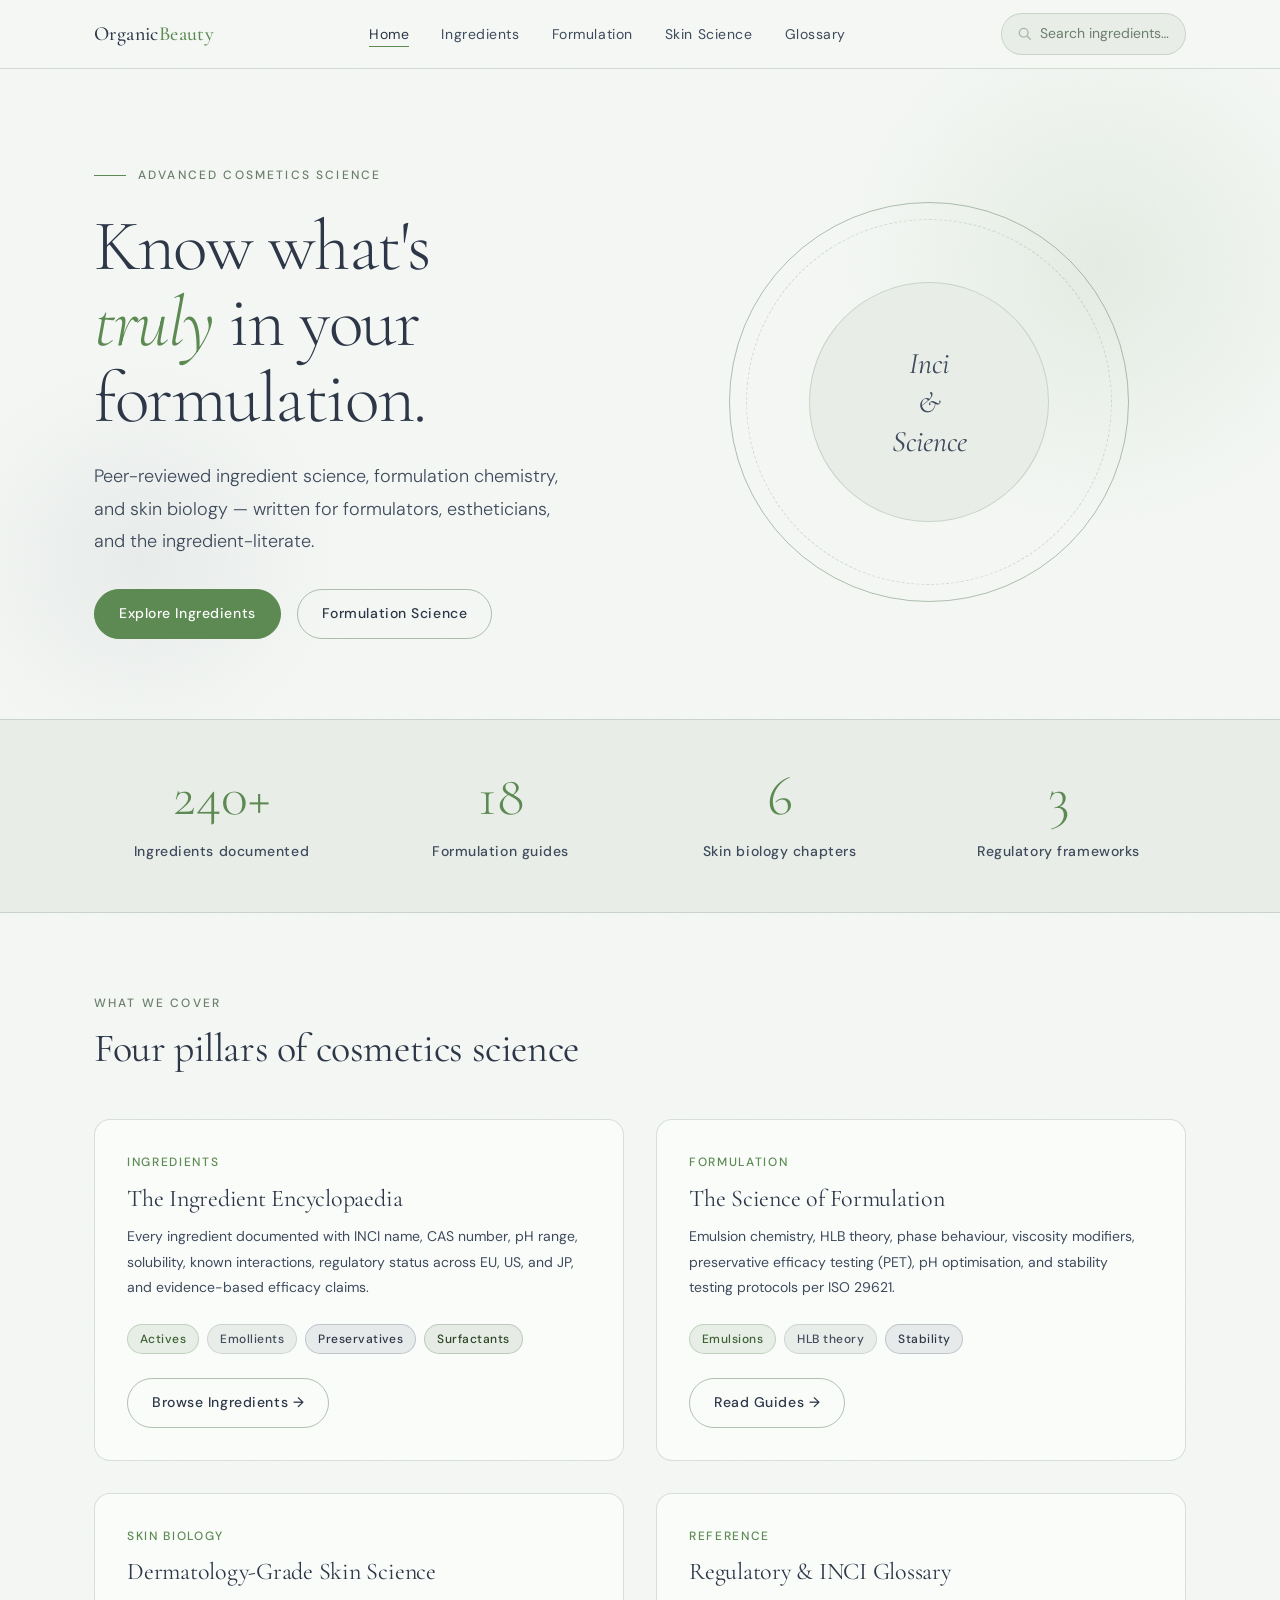
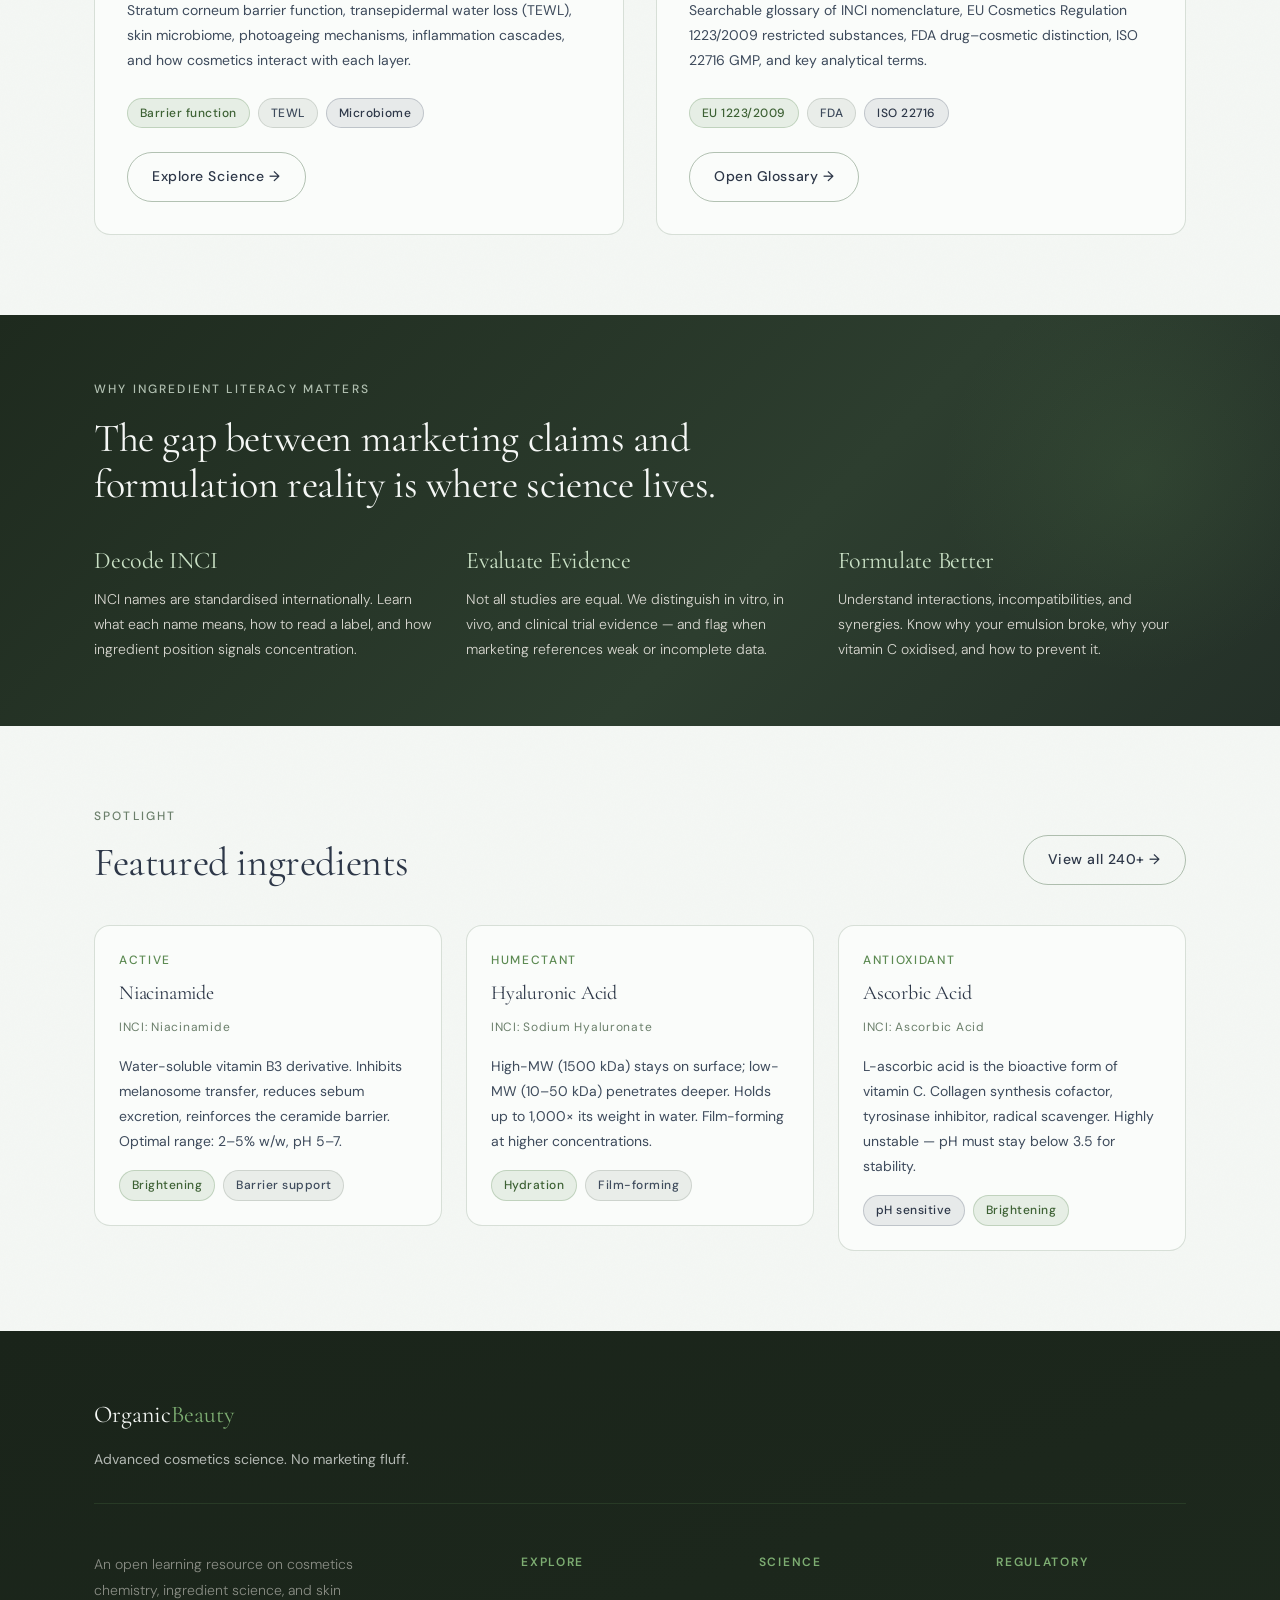
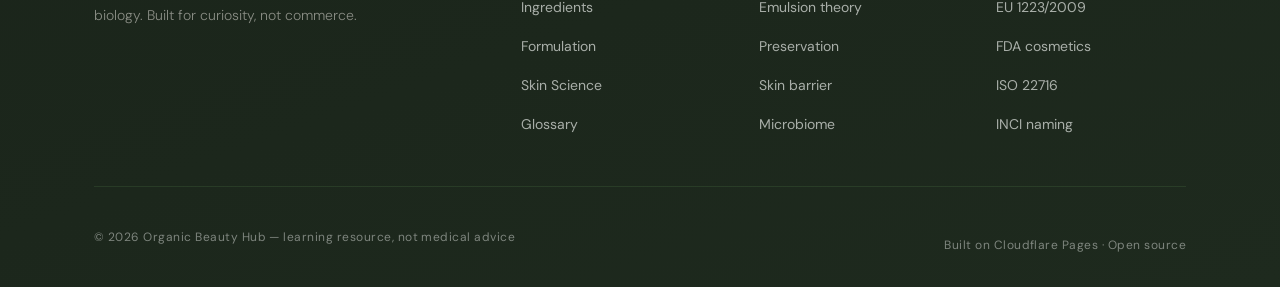
<file: index.html>
<!DOCTYPE html>
<html lang="en">
<head>
  <meta charset="UTF-8">
  <meta name="viewport" content="width=device-width, initial-scale=1.0">
  <meta name="description" content="Advanced cosmetics science — ingredient encyclopaedia, formulation guides, and skin biology for formulators and ingredient-literate consumers.">
  <meta name="theme-color" content="#F7F3ED">

  <!-- Security: no referrer to third parties -->
  <meta name="referrer" content="strict-origin-when-cross-origin">

  <!-- No index for dev/learning site -->
  <meta name="robots" content="noindex, nofollow">

  <title>Organic Beauty Hub — Advanced Cosmetics Science</title>

  <!-- Preconnect to Google Fonts (SRI not available for @import; hosted via link tag) -->
  <link rel="preconnect" href="https://fonts.googleapis.com">
  <link rel="preconnect" href="https://fonts.gstatic.com" crossorigin>
  <link href="https://fonts.googleapis.com/css2?family=Cormorant+Garamond:ital,wght@0,300;0,400;0,500;0,600;1,300;1,400&family=DM+Sans:wght@300;400;500&display=swap" rel="stylesheet">

  <link rel="stylesheet" href="css/main.css">
</head>
<body>

  <!-- Accessibility: skip to content -->
  <a class="skip-link" href="#main">Skip to main content</a>

  <!-- ── Navigation ── -->
  <nav class="nav" aria-label="Main navigation">
    <div class="container">
      <div class="nav__inner">
        <a href="index.html" class="nav__logo" aria-label="Organic Beauty Hub home">
          Organic<span>Beauty</span>
        </a>

        <ul class="nav__links" id="nav-links" role="list">
          <li><a href="index.html" class="nav__link active" aria-current="page">Home</a></li>
          <li><a href="ingredients.html" class="nav__link">Ingredients</a></li>
          <li><a href="formulation.html" class="nav__link">Formulation</a></li>
          <li><a href="skin-science.html" class="nav__link">Skin Science</a></li>
          <li><a href="glossary.html" class="nav__link">Glossary</a></li>
        </ul>

        <a href="ingredients.html" class="nav__search" aria-label="Search ingredients">
          <svg class="nav__search-icon" viewBox="0 0 16 16" fill="none" aria-hidden="true">
            <circle cx="6.5" cy="6.5" r="5" stroke="currentColor" stroke-width="1.5"/>
            <path d="M10.5 10.5L14 14" stroke="currentColor" stroke-width="1.5" stroke-linecap="round"/>
          </svg>
          Search ingredients…
        </a>

        <button class="nav__toggle" id="nav-toggle" aria-label="Toggle menu" aria-expanded="false" aria-controls="nav-links">
          <span></span><span></span><span></span>
        </button>
      </div>
    </div>
  </nav>

  <!-- ── Main Content ── -->
  <main id="main">

    <!-- Hero -->
    <section class="hero" aria-labelledby="hero-title">
      <div class="container">
        <div class="hero__inner">
          <div class="hero__content">
            <div class="hero__label">
              <span class="section-label">Advanced cosmetics science</span>
            </div>
            <h1 class="display-title hero__title" id="hero-title">
              Know what's<br><em>truly</em> in your<br>formulation.
            </h1>
            <p class="lead hero__desc">
              Peer-reviewed ingredient science, formulation chemistry, and skin biology — written for formulators, estheticians, and the ingredient-literate.
            </p>
            <div class="hero__actions">
              <a href="ingredients.html" class="btn btn--primary">Explore Ingredients</a>
              <a href="formulation.html" class="btn btn--outline">Formulation Science</a>
            </div>
          </div>

          <div class="hero__visual" aria-hidden="true">
            <div class="hero__ring">
              <div class="hero__ring-inner">
                <p class="hero__ring-text">Inci<br>&amp;<br>Science</p>
              </div>
            </div>
          </div>
        </div>
      </div>
    </section>

    <!-- Stats strip -->
    <section class="section--sm" style="background: var(--bg-subtle); border-block: 1px solid var(--border);" aria-label="Site statistics">
      <div class="container">
        <div class="grid-4">
          <div class="stat">
            <p class="stat__number">240+</p>
            <p class="stat__label">Ingredients documented</p>
          </div>
          <div class="stat">
            <p class="stat__number">18</p>
            <p class="stat__label">Formulation guides</p>
          </div>
          <div class="stat">
            <p class="stat__number">6</p>
            <p class="stat__label">Skin biology chapters</p>
          </div>
          <div class="stat">
            <p class="stat__number">3</p>
            <p class="stat__label">Regulatory frameworks</p>
          </div>
        </div>
      </div>
    </section>

    <!-- Topic cards -->
    <section class="section" aria-labelledby="topics-title">
      <div class="container">
        <div style="margin-bottom: var(--space-12); max-width: 560px;">
          <p class="section-label" style="margin-bottom: var(--space-3);">What we cover</p>
          <h2 id="topics-title">Four pillars of cosmetics science</h2>
        </div>

        <div class="grid-2">

          <article class="card" aria-label="Ingredients section">
            <p class="card__label">Ingredients</p>
            <h3 class="card__title">The Ingredient Encyclopaedia</h3>
            <p class="card__body">
              Every ingredient documented with INCI name, CAS number, pH range, solubility, known interactions, regulatory status across EU, US, and JP, and evidence-based efficacy claims.
            </p>
            <div style="margin-top: var(--space-6); display: flex; gap: var(--space-2); flex-wrap: wrap;">
              <span class="tag tag--sage">Actives</span>
              <span class="tag tag--stone">Emollients</span>
              <span class="tag tag--terracotta">Preservatives</span>
              <span class="tag tag--olive">Surfactants</span>
            </div>
            <a href="ingredients.html" class="btn btn--outline" style="margin-top: var(--space-6);">Browse Ingredients →</a>
          </article>

          <article class="card" aria-label="Formulation science section">
            <p class="card__label">Formulation</p>
            <h3 class="card__title">The Science of Formulation</h3>
            <p class="card__body">
              Emulsion chemistry, HLB theory, phase behaviour, viscosity modifiers, preservative efficacy testing (PET), pH optimisation, and stability testing protocols per ISO 29621.
            </p>
            <div style="margin-top: var(--space-6); display: flex; gap: var(--space-2); flex-wrap: wrap;">
              <span class="tag tag--sage">Emulsions</span>
              <span class="tag tag--stone">HLB theory</span>
              <span class="tag tag--terracotta">Stability</span>
            </div>
            <a href="formulation.html" class="btn btn--outline" style="margin-top: var(--space-6);">Read Guides →</a>
          </article>

          <article class="card" aria-label="Skin science section">
            <p class="card__label">Skin Biology</p>
            <h3 class="card__title">Dermatology-Grade Skin Science</h3>
            <p class="card__body">
              Stratum corneum barrier function, transepidermal water loss (TEWL), skin microbiome, photoageing mechanisms, inflammation cascades, and how cosmetics interact with each layer.
            </p>
            <div style="margin-top: var(--space-6); display: flex; gap: var(--space-2); flex-wrap: wrap;">
              <span class="tag tag--sage">Barrier function</span>
              <span class="tag tag--stone">TEWL</span>
              <span class="tag tag--terracotta">Microbiome</span>
            </div>
            <a href="skin-science.html" class="btn btn--outline" style="margin-top: var(--space-6);">Explore Science →</a>
          </article>

          <article class="card" aria-label="Glossary section">
            <p class="card__label">Reference</p>
            <h3 class="card__title">Regulatory &amp; INCI Glossary</h3>
            <p class="card__body">
              Searchable glossary of INCI nomenclature, EU Cosmetics Regulation 1223/2009 restricted substances, FDA drug–cosmetic distinction, ISO 22716 GMP, and key analytical terms.
            </p>
            <div style="margin-top: var(--space-6); display: flex; gap: var(--space-2); flex-wrap: wrap;">
              <span class="tag tag--sage">EU 1223/2009</span>
              <span class="tag tag--stone">FDA</span>
              <span class="tag tag--terracotta">ISO 22716</span>
            </div>
            <a href="glossary.html" class="btn btn--outline" style="margin-top: var(--space-6);">Open Glossary →</a>
          </article>

        </div>
      </div>
    </section>

    <!-- Feature strip: dark olive -->
    <section class="feature-strip section" aria-labelledby="feature-title">
      <div class="container">
        <p class="section-label" style="margin-bottom: var(--space-4); color: var(--color-stone);">Why ingredient literacy matters</p>
        <h2 id="feature-title" style="color: var(--color-cream); max-width: 640px; margin-bottom: var(--space-10);">
          The gap between marketing claims and formulation reality is where science lives.
        </h2>
        <div class="grid-3">
          <div class="reveal">
            <h3 style="font-size: var(--text-2xl); color: var(--color-petal); margin-bottom: var(--space-3);">Decode INCI</h3>
            <p style="color: rgba(247,243,237,0.85); font-size: var(--text-sm); font-weight: 300; line-height: 1.8;">
              INCI names are standardised internationally. Learn what each name means, how to read a label, and how ingredient position signals concentration.
            </p>
          </div>
          <div class="reveal">
            <h3 style="font-size: var(--text-2xl); color: var(--color-petal); margin-bottom: var(--space-3);">Evaluate Evidence</h3>
            <p style="color: rgba(247,243,237,0.85); font-size: var(--text-sm); font-weight: 300; line-height: 1.8;">
              Not all studies are equal. We distinguish in vitro, in vivo, and clinical trial evidence — and flag when marketing references weak or incomplete data.
            </p>
          </div>
          <div class="reveal">
            <h3 style="font-size: var(--text-2xl); color: var(--color-petal); margin-bottom: var(--space-3);">Formulate Better</h3>
            <p style="color: rgba(247,243,237,0.85); font-size: var(--text-sm); font-weight: 300; line-height: 1.8;">
              Understand interactions, incompatibilities, and synergies. Know why your emulsion broke, why your vitamin C oxidised, and how to prevent it.
            </p>
          </div>
        </div>
      </div>
    </section>

    <!-- Featured ingredients preview -->
    <section class="section" aria-labelledby="ingredients-preview-title">
      <div class="container">
        <div style="display: flex; align-items: flex-end; justify-content: space-between; margin-bottom: var(--space-10); flex-wrap: wrap; gap: var(--space-4);">
          <div>
            <p class="section-label" style="margin-bottom: var(--space-3);">Spotlight</p>
            <h2 id="ingredients-preview-title">Featured ingredients</h2>
          </div>
          <a href="ingredients.html" class="btn btn--outline">View all 240+ →</a>
        </div>

        <div class="grid-3">

          <a href="ingredients.html#niacinamide" style="display: block; color: inherit; text-decoration: none;">
            <article class="card card--ingredient reveal">
              <p class="card__label">Active</p>
              <h3 class="card__title">Niacinamide</h3>
              <p class="card__inci">INCI: Niacinamide</p>
              <p class="card__body">Water-soluble vitamin B3 derivative. Inhibits melanosome transfer, reduces sebum excretion, reinforces the ceramide barrier. Optimal range: 2–5% w/w, pH 5–7.</p>
              <div style="margin-top: var(--space-4); display: flex; gap: var(--space-2); flex-wrap: wrap;">
                <span class="tag tag--sage">Brightening</span>
                <span class="tag tag--stone">Barrier support</span>
              </div>
            </article>
          </a>

          <a href="ingredients.html#sodium-hyaluronate" style="display: block; color: inherit; text-decoration: none;">
            <article class="card card--ingredient reveal">
              <p class="card__label">Humectant</p>
              <h3 class="card__title">Hyaluronic Acid</h3>
              <p class="card__inci">INCI: Sodium Hyaluronate</p>
              <p class="card__body">High-MW (1500 kDa) stays on surface; low-MW (10–50 kDa) penetrates deeper. Holds up to 1,000× its weight in water. Film-forming at higher concentrations.</p>
              <div style="margin-top: var(--space-4); display: flex; gap: var(--space-2); flex-wrap: wrap;">
                <span class="tag tag--sage">Hydration</span>
                <span class="tag tag--stone">Film-forming</span>
              </div>
            </article>
          </a>

          <a href="ingredients.html#ascorbic-acid" style="display: block; color: inherit; text-decoration: none;">
            <article class="card card--ingredient reveal">
              <p class="card__label">Antioxidant</p>
              <h3 class="card__title">Ascorbic Acid</h3>
              <p class="card__inci">INCI: Ascorbic Acid</p>
              <p class="card__body">L-ascorbic acid is the bioactive form of vitamin C. Collagen synthesis cofactor, tyrosinase inhibitor, radical scavenger. Highly unstable — pH must stay below 3.5 for stability.</p>
              <div style="margin-top: var(--space-4); display: flex; gap: var(--space-2); flex-wrap: wrap;">
                <span class="tag tag--terracotta">pH sensitive</span>
                <span class="tag tag--sage">Brightening</span>
              </div>
            </article>
          </a>

        </div>
      </div>
    </section>

  </main>

  <!-- ── Footer ── -->
  <footer class="footer" role="contentinfo">
    <div class="container">
      <div class="footer__logo">Organic<span>Beauty</span></div>
      <p class="footer__tagline">Advanced cosmetics science. No marketing fluff.</p>

      <div class="footer__grid">
        <div>
          <p style="font-size: var(--text-sm); color: rgba(247,243,237,0.5); font-weight: 300; line-height: 1.8; max-width: 280px;">
            An open learning resource on cosmetics chemistry, ingredient science, and skin biology. Built for curiosity, not commerce.
          </p>
        </div>
        <div>
          <p class="footer__col-title">Explore</p>
          <ul class="footer__links" role="list">
            <li><a href="ingredients.html" class="footer__link">Ingredients</a></li>
            <li><a href="formulation.html" class="footer__link">Formulation</a></li>
            <li><a href="skin-science.html" class="footer__link">Skin Science</a></li>
            <li><a href="glossary.html" class="footer__link">Glossary</a></li>
          </ul>
        </div>
        <div>
          <p class="footer__col-title">Science</p>
          <ul class="footer__links" role="list">
            <li><a href="formulation.html#emulsions" class="footer__link">Emulsion theory</a></li>
            <li><a href="formulation.html#preservation" class="footer__link">Preservation</a></li>
            <li><a href="skin-science.html#barrier" class="footer__link">Skin barrier</a></li>
            <li><a href="skin-science.html#microbiome" class="footer__link">Microbiome</a></li>
          </ul>
        </div>
        <div>
          <p class="footer__col-title">Regulatory</p>
          <ul class="footer__links" role="list">
            <li><a href="glossary.html#eu" class="footer__link">EU 1223/2009</a></li>
            <li><a href="glossary.html#fda" class="footer__link">FDA cosmetics</a></li>
            <li><a href="glossary.html#iso" class="footer__link">ISO 22716</a></li>
            <li><a href="glossary.html#inci" class="footer__link">INCI naming</a></li>
          </ul>
        </div>
      </div>

      <div class="footer__bottom">
        <p>© 2026 Organic Beauty Hub — learning resource, not medical advice</p>
        <p>Built on Cloudflare Pages · Open source</p>
      </div>
    </div>
  </footer>

  <!-- ── Scripts ── -->
  <script>
    // Mobile nav toggle
    const toggle = document.getElementById('nav-toggle');
    const links  = document.getElementById('nav-links');
    toggle.addEventListener('click', () => {
      const open = links.classList.toggle('open');
      toggle.setAttribute('aria-expanded', open);
    });

    // Scroll reveal
    const observer = new IntersectionObserver(
      (entries) => entries.forEach(e => {
        if (e.isIntersecting) {
          e.target.classList.add('visible');
          observer.unobserve(e.target);
        }
      }),
      { threshold: 0.12 }
    );
    document.querySelectorAll('.reveal').forEach(el => observer.observe(el));
  </script>

</body>
</html>
</file>
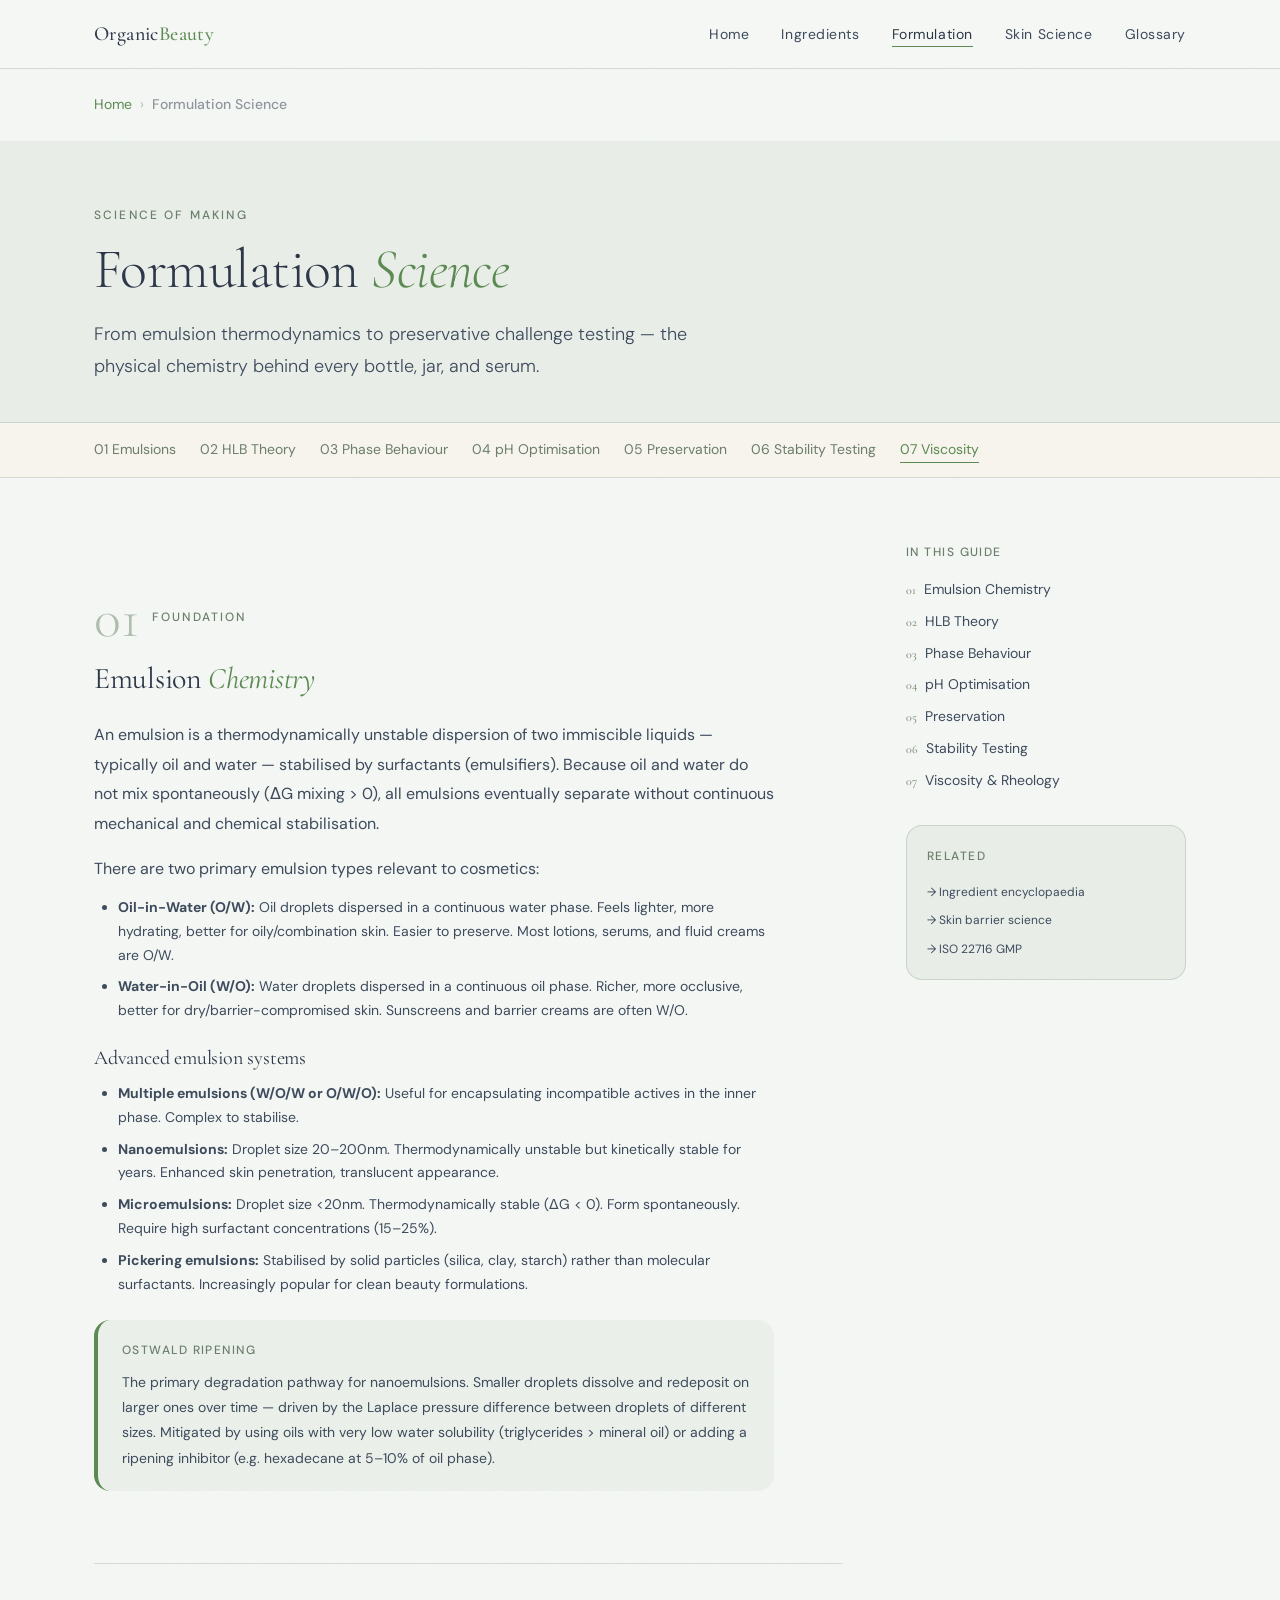
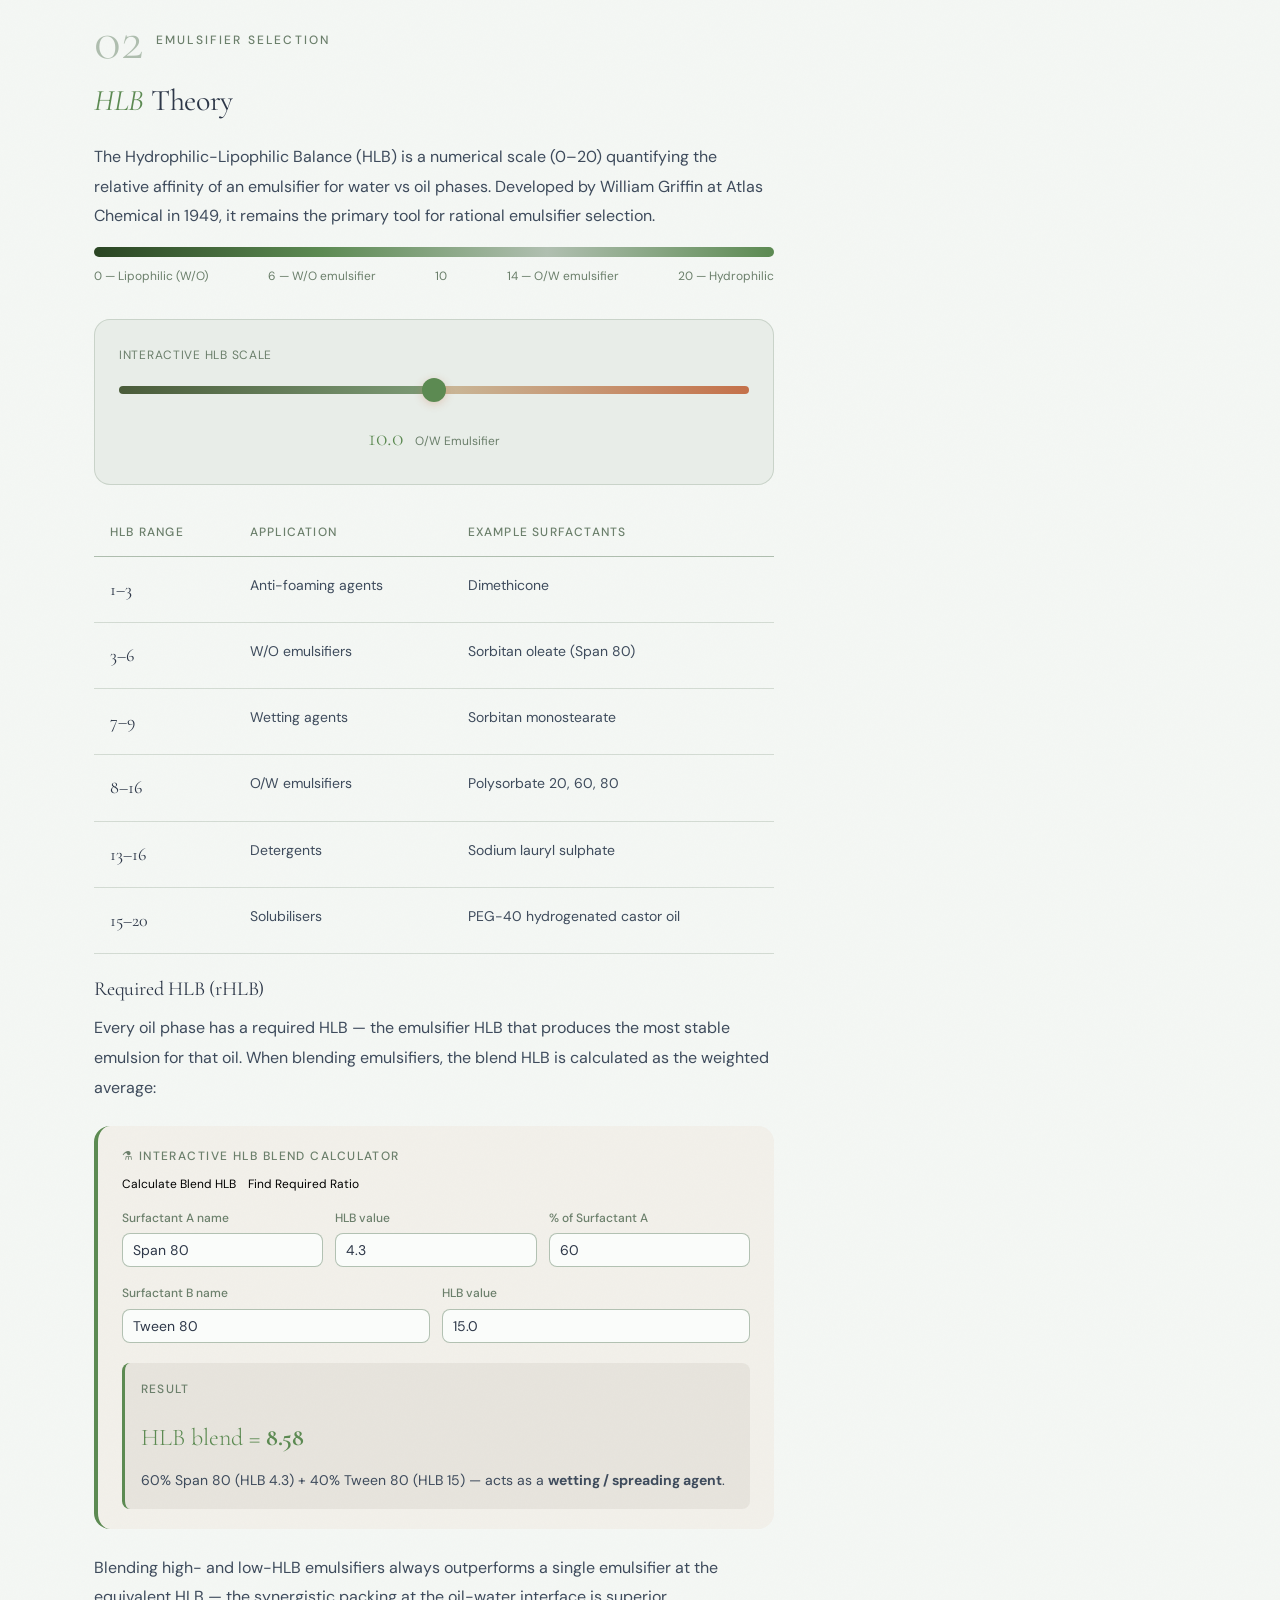
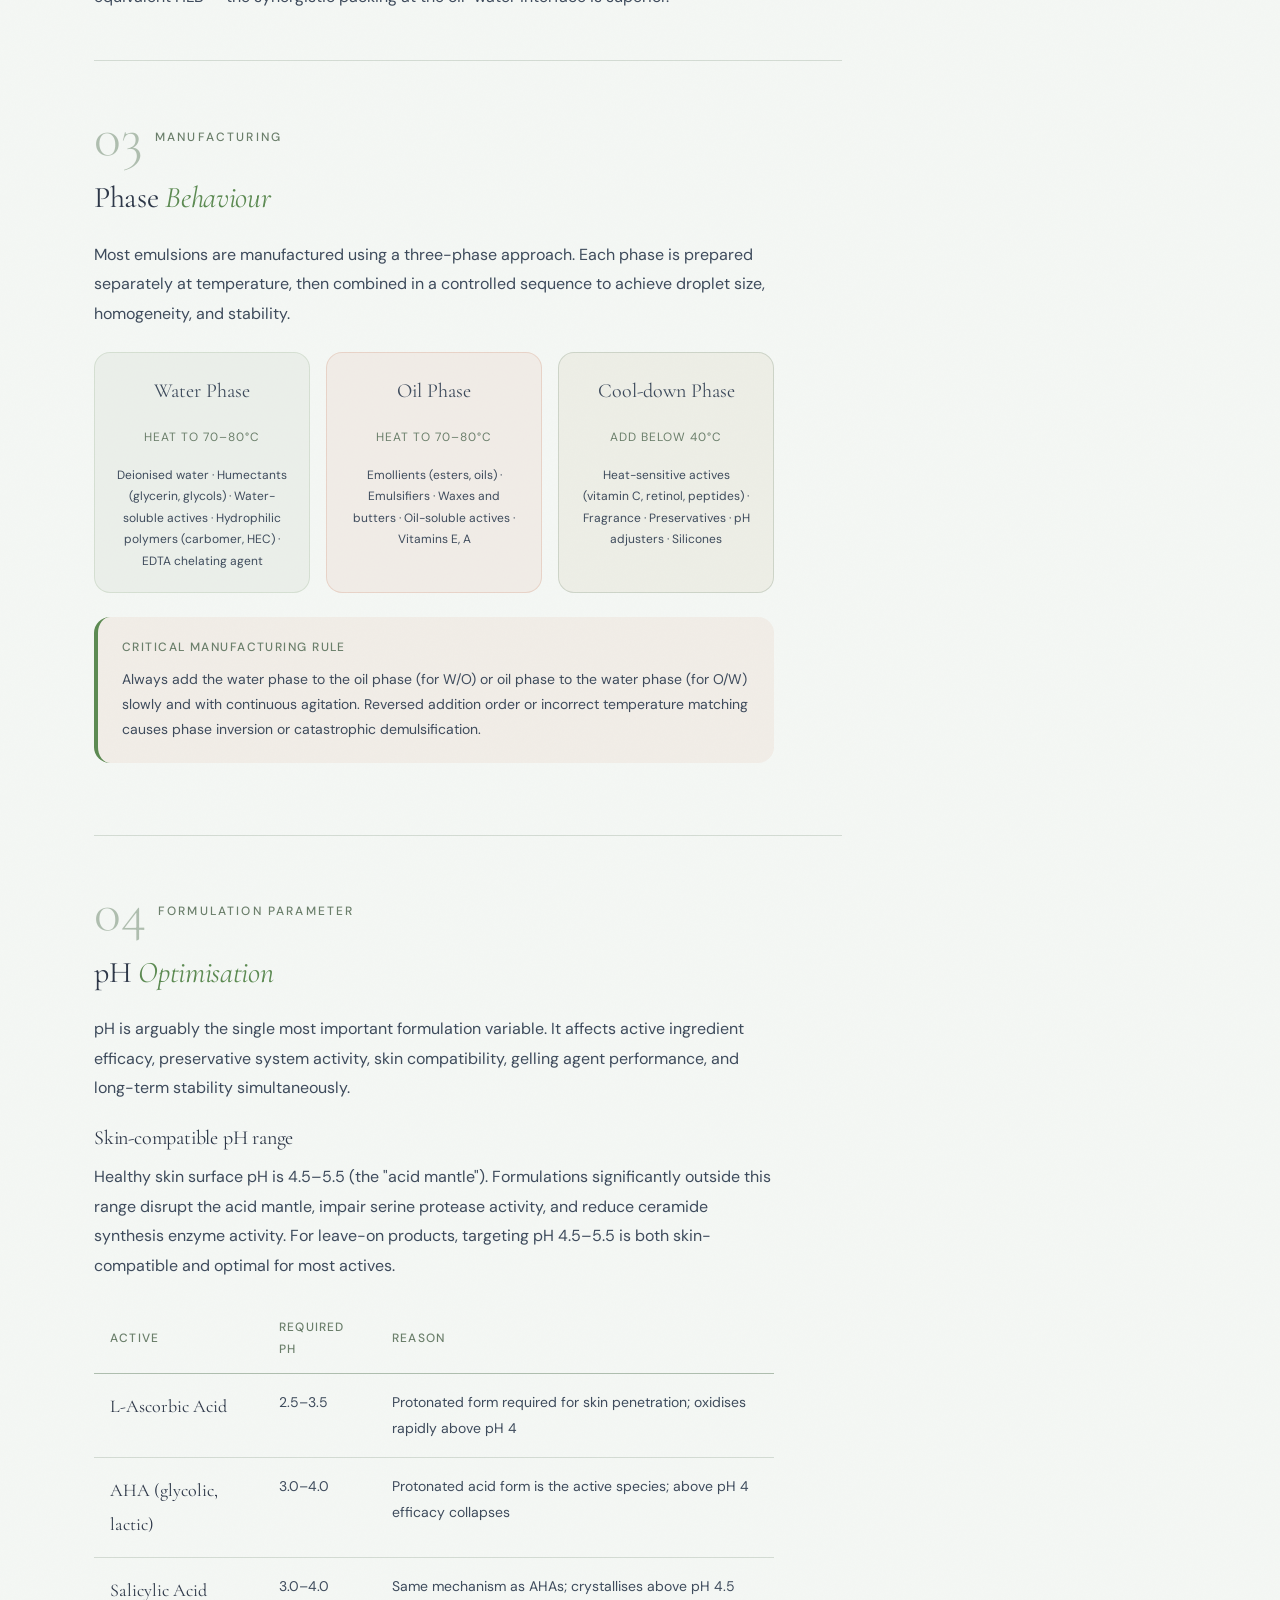
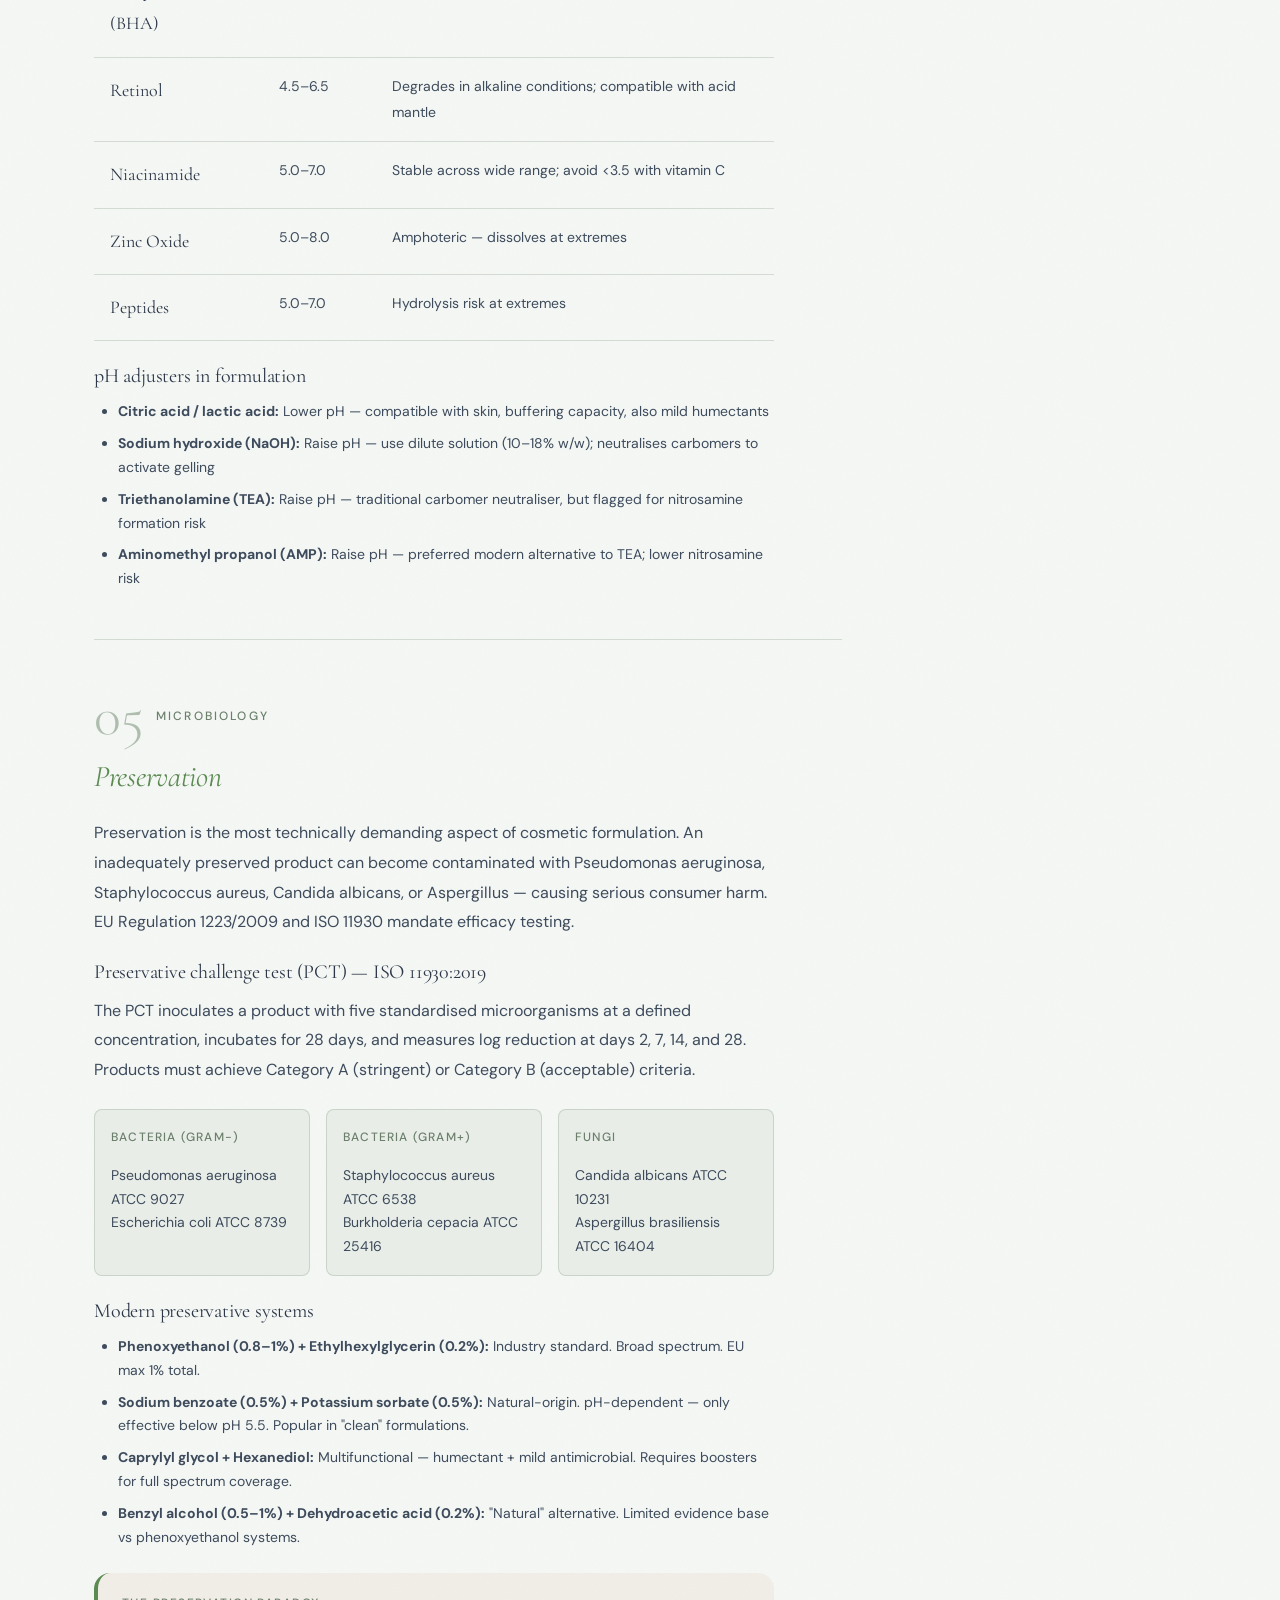
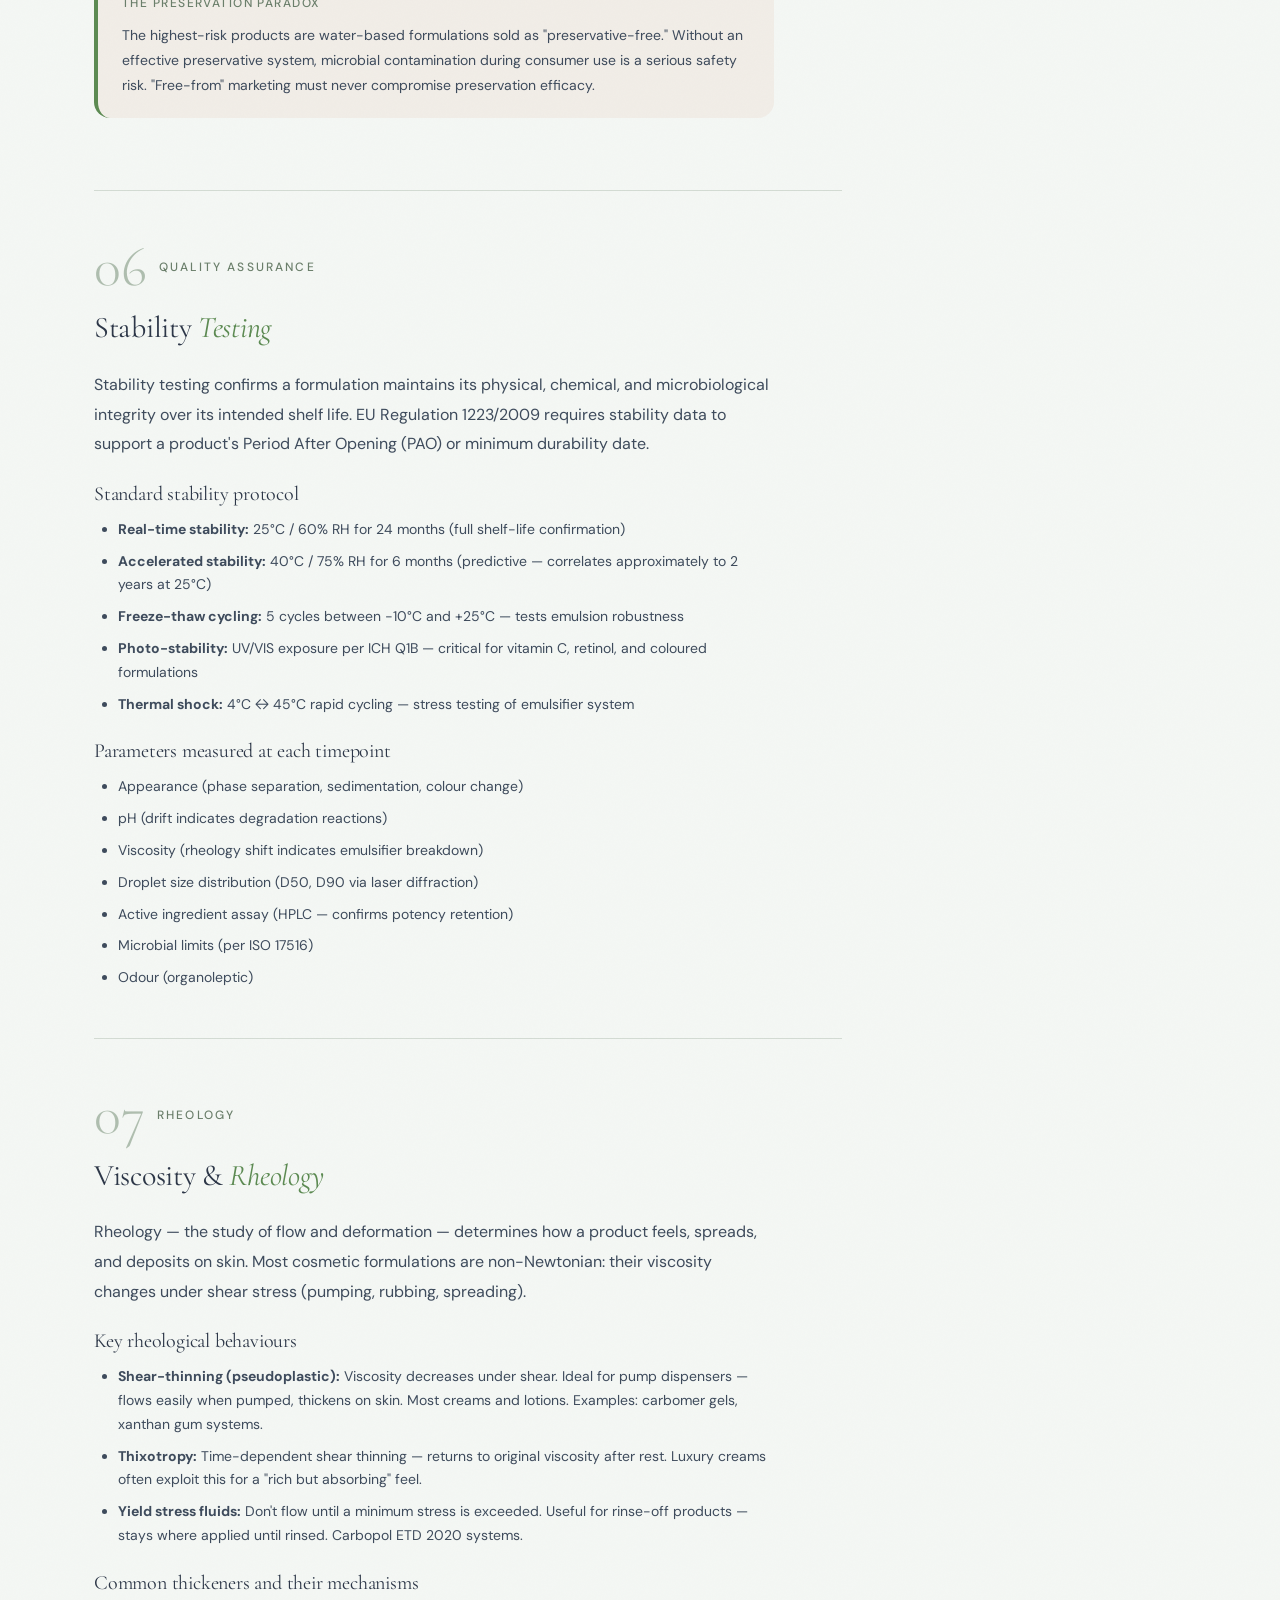
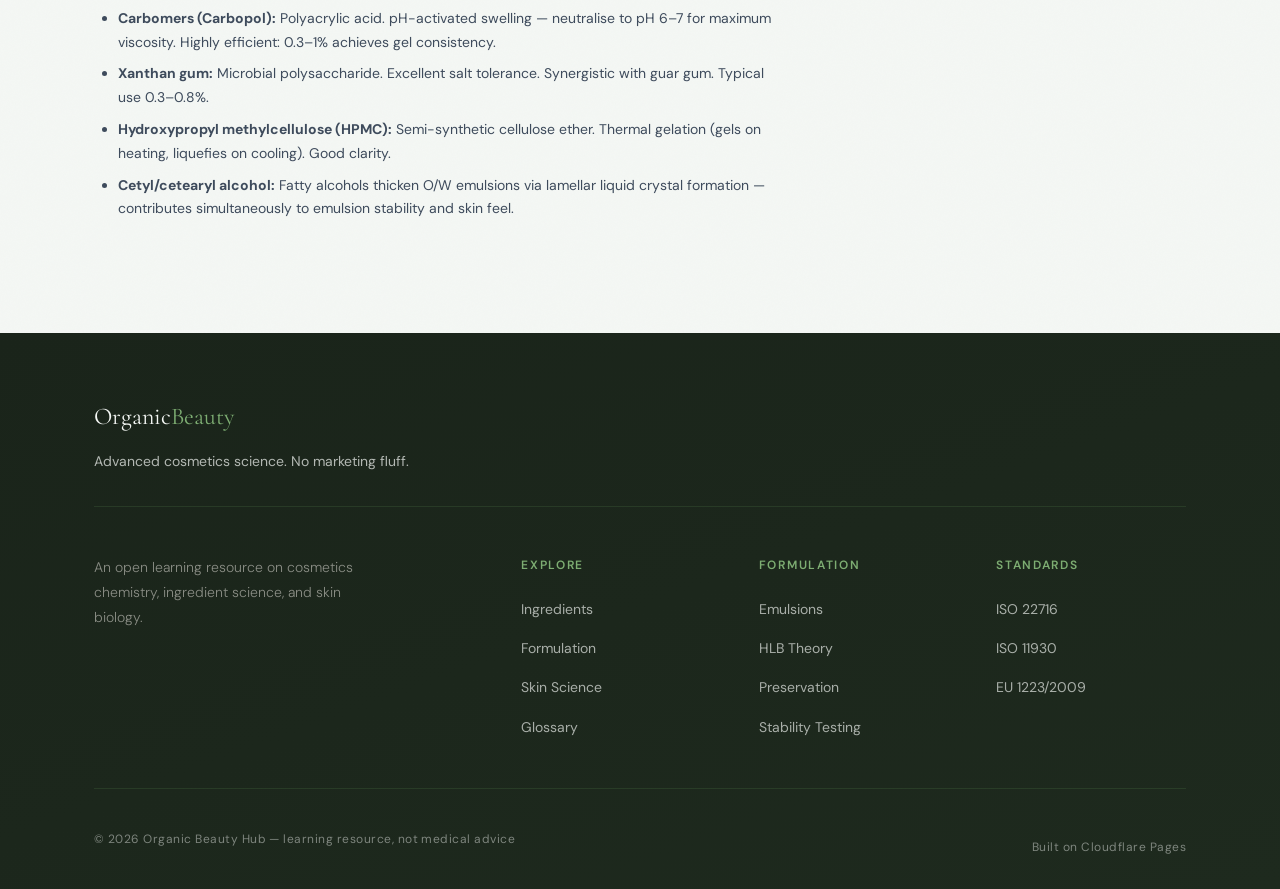
<file: formulation.html>
<!DOCTYPE html>
<html lang="en">
<head>
  <meta charset="UTF-8">
  <meta name="viewport" content="width=device-width, initial-scale=1.0">
  <meta name="description" content="Advanced cosmetic formulation science — emulsion chemistry, HLB theory, preservation, pH optimisation, and stability testing.">
  <meta name="robots" content="noindex, nofollow">
  <meta name="referrer" content="strict-origin-when-cross-origin">
  <meta name="theme-color" content="#F7F3ED">
  <title>Formulation Science — Organic Beauty Hub</title>
  <link rel="preconnect" href="https://fonts.googleapis.com">
  <link rel="preconnect" href="https://fonts.gstatic.com" crossorigin>
  <link href="https://fonts.googleapis.com/css2?family=Cormorant+Garamond:ital,wght@0,300;0,400;0,500;0,600;1,300;1,400&family=DM+Sans:wght@300;400;500&display=swap" rel="stylesheet">
  <link rel="stylesheet" href="css/main.css">
  <style>
    .page-hero {
      padding-block: var(--space-16) var(--space-10);
      border-bottom: 1px solid var(--border);
      background: var(--bg-subtle);
    }
    .page-hero__title {
      font-family: var(--font-display);
      font-size: var(--text-5xl);
      font-weight: 300;
      margin-bottom: var(--space-4);
    }
    .page-hero__title em { font-style: italic; color: var(--accent); }

    /* Chapter nav */
    .chapter-nav {
      position: sticky;
      top: 68px;
      z-index: 50;
      background: rgba(247,243,237,0.96);
      backdrop-filter: blur(10px);
      border-bottom: 1px solid var(--border);
      padding-block: var(--space-3);
    }
    .chapter-nav__list {
      display: flex;
      gap: var(--space-6);
      overflow-x: auto;
      scrollbar-width: none;
      padding-bottom: 2px;
    }
    .chapter-nav__list::-webkit-scrollbar { display: none; }
    .chapter-nav__link {
      font-size: var(--text-sm);
      color: var(--text-muted);
      white-space: nowrap;
      transition: color var(--transition-fast);
      padding-bottom: var(--space-1);
      border-bottom: 1px solid transparent;
    }
    .chapter-nav__link:hover,
    .chapter-nav__link.active {
      color: var(--accent);
      border-bottom-color: var(--accent);
    }

    /* Content layout */
    .content-layout {
      display: grid;
      grid-template-columns: 1fr 280px;
      gap: var(--space-16);
      align-items: start;
      padding-block: var(--space-16);
    }

    /* Chapter sections */
    .chapter {
      padding-block: var(--space-12);
      border-bottom: 1px solid var(--border);
    }
    .chapter:last-child { border-bottom: none; }
    .chapter__label {
      display: flex;
      align-items: center;
      gap: var(--space-3);
      margin-bottom: var(--space-4);
    }
    .chapter__number {
      font-family: var(--font-display);
      font-size: var(--text-5xl);
      font-weight: 300;
      color: var(--border-strong);
      line-height: 1;
    }
    .chapter__title {
      font-family: var(--font-display);
      font-size: var(--text-3xl);
      font-weight: 400;
      margin-bottom: var(--space-6);
    }
    .chapter__title em { font-style: italic; color: var(--accent); }
    .chapter__body {
      font-size: var(--text-base);
      color: var(--text-secondary);
      line-height: 1.85;
      max-width: 680px;
    }
    .chapter__body p + p { margin-top: var(--space-4); }
    .chapter__body h4 {
      font-family: var(--font-display);
      font-size: var(--text-xl);
      margin-block: var(--space-6) var(--space-3);
      color: var(--text-primary);
    }
    .chapter__body ul {
      list-style: disc;
      padding-left: var(--space-6);
      margin-top: var(--space-3);
      display: flex;
      flex-direction: column;
      gap: var(--space-2);
    }
    .chapter__body li { font-size: var(--text-sm); color: var(--text-secondary); line-height: 1.7; }

    /* Callout boxes */
    .callout {
      margin-block: var(--space-6);
      padding: var(--space-5) var(--space-6);
      border-radius: var(--radius-lg);
      border-left: 4px solid;
      font-size: var(--text-sm);
      line-height: 1.8;
      color: var(--text-secondary);
    }
    .callout--formula {
      background: rgba(196,113,74,0.06);
      border-color: var(--accent);
    }
    .callout--science {
      background: rgba(125,155,118,0.08);
      border-color: var(--color-sage);
    }
    .callout--warning {
      background: rgba(196,113,74,0.08);
      border-color: var(--color-terracotta);
    }
    .callout__title {
      font-size: var(--text-xs);
      font-weight: 500;
      letter-spacing: 0.12em;
      text-transform: uppercase;
      color: var(--text-muted);
      margin-bottom: var(--space-2);
    }
    .callout code {
      font-family: 'Courier New', monospace;
      font-size: 0.85em;
      background: rgba(61,43,31,0.07);
      padding: 1px 5px;
      border-radius: 3px;
    }

     /* HLB table */
     .hlb-table-wrap { overflow-x: auto; margin-block: var(--space-6); }
     .hlb-scale {
       width: 100%;
       margin-block: var(--space-4);
     }
     .hlb-scale__bar {
       height: 10px;
       border-radius: var(--radius-pill);
       background: linear-gradient(to right, var(--color-olive), var(--color-sage), var(--color-stone), var(--color-terracotta));
       position: relative;
       margin-bottom: var(--space-2);
     }
     .hlb-scale__labels {
       display: flex;
       justify-content: space-between;
       font-size: var(--text-xs);
       color: var(--text-muted);
       margin-bottom: var(--space-6);
     }
     .hlb-scale__input {
       margin-top: var(--space-8);
       padding: var(--space-6);
       background: var(--bg-subtle);
       border-radius: var(--radius-lg);
       border: 1px solid var(--border);
     }

     /* Slider styling */
     input[type="range"] {
       -webkit-appearance: none;
       appearance: none;
       width: 100%;
       height: 8px;
       background: linear-gradient(to right, var(--color-olive), var(--color-sage), var(--color-stone), var(--color-terracotta));
       border-radius: var(--radius-pill);
       outline: none;
       cursor: pointer;
     }

     input[type="range"]::-webkit-slider-thumb {
       -webkit-appearance: none;
       appearance: none;
       width: 24px;
       height: 24px;
       background: var(--accent);
       border-radius: 50%;
       cursor: pointer;
       box-shadow: 0 2px 8px rgba(196, 113, 74, 0.3);
       transition: all var(--transition-fast);
     }

     input[type="range"]::-webkit-slider-thumb:hover {
       width: 28px;
       height: 28px;
       box-shadow: 0 4px 12px rgba(196, 113, 74, 0.5);
     }

     input[type="range"]::-moz-range-thumb {
       width: 24px;
       height: 24px;
       background: var(--accent);
       border-radius: 50%;
       border: none;
       cursor: pointer;
       box-shadow: 0 2px 8px rgba(196, 113, 74, 0.3);
       transition: all var(--transition-fast);
     }

     input[type="range"]::-moz-range-thumb:hover {
       width: 28px;
       height: 28px;
       box-shadow: 0 4px 12px rgba(196, 113, 74, 0.5);
     }

    /* Phase diagram */
    .phase-cards {
      display: grid;
      grid-template-columns: 1fr 1fr 1fr;
      gap: var(--space-4);
      margin-block: var(--space-6);
    }
    .phase-card {
      padding: var(--space-5);
      border-radius: var(--radius-lg);
      border: 1px solid var(--border);
      text-align: center;
    }
    .phase-card--water { background: rgba(125,155,118,0.08); border-color: rgba(125,155,118,0.2); }
    .phase-card--oil   { background: rgba(196,113,74,0.08);  border-color: rgba(196,113,74,0.2); }
    .phase-card--cool  { background: rgba(201,185,154,0.15); border-color: var(--border); }
    .phase-card__title { font-family: var(--font-display); font-size: var(--text-xl); margin-bottom: var(--space-2); }
    .phase-card__temp  { font-size: var(--text-xs); color: var(--text-muted); letter-spacing: 0.08em; text-transform: uppercase; margin-bottom: var(--space-3); }
    .phase-card__items { font-size: var(--text-xs); color: var(--text-secondary); line-height: 1.8; }

    /* PET table */
    .pet-grid {
      display: grid;
      grid-template-columns: repeat(3,1fr);
      gap: var(--space-4);
      margin-block: var(--space-6);
    }
    .pet-card {
      padding: var(--space-4);
      border-radius: var(--radius-md);
      border: 1px solid var(--border);
      background: var(--bg-subtle);
    }
    .pet-card__category {
      font-size: var(--text-xs);
      font-weight: 500;
      letter-spacing: 0.1em;
      text-transform: uppercase;
      color: var(--text-muted);
      margin-bottom: var(--space-2);
    }
    .pet-card__criteria { font-size: var(--text-sm); color: var(--text-secondary); line-height: 1.7; }

    /* Sidebar TOC */
    .sidebar {
      position: sticky;
      top: calc(68px + 48px + var(--space-8));
    }
    .sidebar__title {
      font-size: var(--text-xs);
      font-weight: 500;
      letter-spacing: 0.12em;
      text-transform: uppercase;
      color: var(--text-muted);
      margin-bottom: var(--space-4);
    }
    .sidebar__list { display: flex; flex-direction: column; gap: var(--space-2); }
    .sidebar__link {
      font-size: var(--text-sm);
      color: var(--text-secondary);
      transition: color var(--transition-fast);
      display: flex;
      gap: var(--space-2);
      align-items: baseline;
    }
    .sidebar__link:hover { color: var(--accent); }
    .sidebar__num {
      font-family: var(--font-display);
      font-size: var(--text-xs);
      color: var(--text-muted);
      flex-shrink: 0;
    }

    @media (max-width: 1024px) {
      .content-layout { grid-template-columns: 1fr; }
      .sidebar { display: none; }
      .phase-cards { grid-template-columns: 1fr; }
      .pet-grid { grid-template-columns: 1fr 1fr; }
    }
    @media (max-width: 600px) {
      .pet-grid { grid-template-columns: 1fr; }
    }
  </style>
</head>
<body>

<a class="skip-link" href="#main">Skip to main content</a>

<nav class="nav" aria-label="Main navigation">
  <div class="container">
    <div class="nav__inner">
      <a href="index.html" class="nav__logo">Organic<span>Beauty</span></a>
      <ul class="nav__links" id="nav-links" role="list">
        <li><a href="index.html" class="nav__link">Home</a></li>
        <li><a href="ingredients.html" class="nav__link">Ingredients</a></li>
        <li><a href="formulation.html" class="nav__link active" aria-current="page">Formulation</a></li>
        <li><a href="skin-science.html" class="nav__link">Skin Science</a></li>
        <li><a href="glossary.html" class="nav__link">Glossary</a></li>
      </ul>
      <button class="nav__toggle" id="nav-toggle" aria-label="Toggle menu" aria-expanded="false" aria-controls="nav-links">
        <span></span><span></span><span></span>
      </button>
    </div>
  </div>
</nav>

<main id="main">

  <!-- Breadcrumbs -->
  <div class="container" style="padding-top: var(--space-6);">
    <nav class="breadcrumbs" aria-label="Breadcrumb">
      <a href="index.html">Home</a>
      <span>›</span>
      <span aria-current="page">Formulation Science</span>
    </nav>
  </div>

  <header class="page-hero" aria-labelledby="page-title">
    <div class="container">
      <p class="section-label" style="margin-bottom:var(--space-3);">Science of making</p>
      <h1 class="page-hero__title" id="page-title">
        Formulation <em>Science</em>
      </h1>
      <p class="lead" style="max-width:620px;">
        From emulsion thermodynamics to preservative challenge testing — the physical chemistry behind every bottle, jar, and serum.
      </p>
    </div>
  </header>

  <!-- Chapter nav -->
  <nav class="chapter-nav" aria-label="Chapter navigation">
    <div class="container">
      <ul class="chapter-nav__list" role="list">
        <li><a href="#emulsions"    class="chapter-nav__link">01 Emulsions</a></li>
        <li><a href="#hlb"          class="chapter-nav__link">02 HLB Theory</a></li>
        <li><a href="#phases"       class="chapter-nav__link">03 Phase Behaviour</a></li>
        <li><a href="#ph"           class="chapter-nav__link">04 pH Optimisation</a></li>
        <li><a href="#preservation" class="chapter-nav__link">05 Preservation</a></li>
        <li><a href="#stability"    class="chapter-nav__link">06 Stability Testing</a></li>
        <li><a href="#viscosity"    class="chapter-nav__link">07 Viscosity</a></li>
      </ul>
    </div>
  </nav>

  <div class="container">
    <div class="content-layout">

      <!-- Main content -->
      <div>

        <!-- Chapter 1 -->
        <article class="chapter" id="emulsions" aria-labelledby="ch1-title">
          <div class="chapter__label">
            <span class="chapter__number">01</span>
            <span class="section-label">Foundation</span>
          </div>
          <h2 class="chapter__title" id="ch1-title">Emulsion <em>Chemistry</em></h2>
          <div class="chapter__body">
            <p>An emulsion is a thermodynamically unstable dispersion of two immiscible liquids — typically oil and water — stabilised by surfactants (emulsifiers). Because oil and water do not mix spontaneously (ΔG mixing > 0), all emulsions eventually separate without continuous mechanical and chemical stabilisation.</p>
            <p>There are two primary emulsion types relevant to cosmetics:</p>
            <ul>
              <li><strong>Oil-in-Water (O/W):</strong> Oil droplets dispersed in a continuous water phase. Feels lighter, more hydrating, better for oily/combination skin. Easier to preserve. Most lotions, serums, and fluid creams are O/W.</li>
              <li><strong>Water-in-Oil (W/O):</strong> Water droplets dispersed in a continuous oil phase. Richer, more occlusive, better for dry/barrier-compromised skin. Sunscreens and barrier creams are often W/O.</li>
            </ul>
            <h4>Advanced emulsion systems</h4>
            <ul>
              <li><strong>Multiple emulsions (W/O/W or O/W/O):</strong> Useful for encapsulating incompatible actives in the inner phase. Complex to stabilise.</li>
              <li><strong>Nanoemulsions:</strong> Droplet size 20–200nm. Thermodynamically unstable but kinetically stable for years. Enhanced skin penetration, translucent appearance.</li>
              <li><strong>Microemulsions:</strong> Droplet size &lt;20nm. Thermodynamically stable (ΔG &lt; 0). Form spontaneously. Require high surfactant concentrations (15–25%).</li>
              <li><strong>Pickering emulsions:</strong> Stabilised by solid particles (silica, clay, starch) rather than molecular surfactants. Increasingly popular for clean beauty formulations.</li>
            </ul>
            <div class="callout callout--science">
              <p class="callout__title">Ostwald Ripening</p>
              The primary degradation pathway for nanoemulsions. Smaller droplets dissolve and redeposit on larger ones over time — driven by the Laplace pressure difference between droplets of different sizes. Mitigated by using oils with very low water solubility (triglycerides &gt; mineral oil) or adding a ripening inhibitor (e.g. hexadecane at 5–10% of oil phase).
            </div>
          </div>
        </article>

        <!-- Chapter 2 -->
        <article class="chapter" id="hlb" aria-labelledby="ch2-title">
          <div class="chapter__label">
            <span class="chapter__number">02</span>
            <span class="section-label">Emulsifier selection</span>
          </div>
          <h2 class="chapter__title" id="ch2-title"><em>HLB</em> Theory</h2>
          <div class="chapter__body">
            <p>The Hydrophilic-Lipophilic Balance (HLB) is a numerical scale (0–20) quantifying the relative affinity of an emulsifier for water vs oil phases. Developed by William Griffin at Atlas Chemical in 1949, it remains the primary tool for rational emulsifier selection.</p>

             <div class="hlb-scale" aria-label="HLB scale from 0 to 20">
               <div class="hlb-scale__bar" id="hlb-bar"></div>
               <div class="hlb-scale__labels" id="hlb-labels">
                 <span>0 — Lipophilic (W/O)</span>
                 <span>6 — W/O emulsifier</span>
                 <span>10</span>
                 <span>14 — O/W emulsifier</span>
                 <span>20 — Hydrophilic</span>
               </div>
               <div class="hlb-scale__input">
                 <label for="hlb-slider" style="font-size: var(--text-xs); color: var(--text-muted); letter-spacing: 0.06em; text-transform: uppercase; margin-bottom: var(--space-2); display: block;">Interactive HLB Scale</label>
                 <input type="range" id="hlb-slider" min="0" max="20" value="10" style="width: 100%; cursor: pointer;">
                 <div style="text-align: center; margin-top: var(--space-3);">
                   <span style="font-size: var(--text-2xl); font-family: var(--font-display); font-weight: 300; color: var(--accent);" id="hlb-value">10</span>
                   <span style="font-size: var(--text-xs); color: var(--text-muted); margin-left: var(--space-2);" id="hlb-type">Neutral</span>
                 </div>
               </div>
             </div>

            <div class="hlb-table-wrap">
              <table class="data-table" aria-label="HLB ranges and applications">
                <thead>
                  <tr>
                    <th>HLB Range</th>
                    <th>Application</th>
                    <th>Example surfactants</th>
                  </tr>
                </thead>
                <tbody>
                  <tr><td>1–3</td><td>Anti-foaming agents</td><td>Dimethicone</td></tr>
                  <tr><td>3–6</td><td>W/O emulsifiers</td><td>Sorbitan oleate (Span 80)</td></tr>
                  <tr><td>7–9</td><td>Wetting agents</td><td>Sorbitan monostearate</td></tr>
                  <tr><td>8–16</td><td>O/W emulsifiers</td><td>Polysorbate 20, 60, 80</td></tr>
                  <tr><td>13–16</td><td>Detergents</td><td>Sodium lauryl sulphate</td></tr>
                  <tr><td>15–20</td><td>Solubilisers</td><td>PEG-40 hydrogenated castor oil</td></tr>
                </tbody>
              </table>
            </div>

            <h4>Required HLB (rHLB)</h4>
            <p>Every oil phase has a required HLB — the emulsifier HLB that produces the most stable emulsion for that oil. When blending emulsifiers, the blend HLB is calculated as the weighted average:</p>

            <!-- Interactive HLB Blend Calculator -->
            <div class="callout callout--formula" id="hlb-calc-wrap">
              <p class="callout__title">⚗ Interactive HLB Blend Calculator</p>
              <div style="display: flex; gap: var(--space-3); margin-bottom: var(--space-4);">
                <button id="calc-mode-blend" class="filter-btn filter-btn--active" style="font-size:var(--text-xs);">Calculate Blend HLB</button>
                <button id="calc-mode-ratio" class="filter-btn" style="font-size:var(--text-xs);">Find Required Ratio</button>
              </div>

              <div style="display: grid; grid-template-columns: repeat(auto-fit, minmax(130px, 1fr)); gap: var(--space-3); margin-bottom: var(--space-4);">
                <div>
                  <label for="calc-name-a" style="font-size: var(--text-xs); color: var(--text-muted); display:block; margin-bottom:4px; font-weight:500;">Surfactant A name</label>
                  <input type="text" id="calc-name-a" value="Span 80" style="width:100%; padding:7px 10px; border:1px solid var(--border-strong); border-radius:var(--radius-md); background:var(--bg-card); font-family:var(--font-body); font-size:var(--text-sm); color:var(--text-primary);">
                </div>
                <div>
                  <label for="calc-hlb-a" style="font-size: var(--text-xs); color: var(--text-muted); display:block; margin-bottom:4px; font-weight:500;">HLB value</label>
                  <input type="number" id="calc-hlb-a" value="4.3" step="0.1" min="0" max="20" style="width:100%; padding:7px 10px; border:1px solid var(--border-strong); border-radius:var(--radius-md); background:var(--bg-card); font-family:var(--font-body); font-size:var(--text-sm); color:var(--text-primary);">
                </div>
                <div id="calc-pct-a-wrap">
                  <label for="calc-pct-a" style="font-size: var(--text-xs); color: var(--text-muted); display:block; margin-bottom:4px; font-weight:500;">% of Surfactant A</label>
                  <input type="number" id="calc-pct-a" value="60" step="1" min="0" max="100" style="width:100%; padding:7px 10px; border:1px solid var(--border-strong); border-radius:var(--radius-md); background:var(--bg-card); font-family:var(--font-body); font-size:var(--text-sm); color:var(--text-primary);">
                </div>
              </div>

              <div style="display: grid; grid-template-columns: repeat(auto-fit, minmax(130px, 1fr)); gap: var(--space-3); margin-bottom: var(--space-5);">
                <div>
                  <label for="calc-name-b" style="font-size: var(--text-xs); color: var(--text-muted); display:block; margin-bottom:4px; font-weight:500;">Surfactant B name</label>
                  <input type="text" id="calc-name-b" value="Tween 80" style="width:100%; padding:7px 10px; border:1px solid var(--border-strong); border-radius:var(--radius-md); background:var(--bg-card); font-family:var(--font-body); font-size:var(--text-sm); color:var(--text-primary);">
                </div>
                <div>
                  <label for="calc-hlb-b" style="font-size: var(--text-xs); color: var(--text-muted); display:block; margin-bottom:4px; font-weight:500;">HLB value</label>
                  <input type="number" id="calc-hlb-b" value="15.0" step="0.1" min="0" max="20" style="width:100%; padding:7px 10px; border:1px solid var(--border-strong); border-radius:var(--radius-md); background:var(--bg-card); font-family:var(--font-body); font-size:var(--text-sm); color:var(--text-primary);">
                </div>
                <div id="calc-target-wrap" style="display:none;">
                  <label for="calc-target" style="font-size: var(--text-xs); color: var(--text-muted); display:block; margin-bottom:4px; font-weight:500;">Target rHLB</label>
                  <input type="number" id="calc-target" value="10.0" step="0.1" min="0" max="20" style="width:100%; padding:7px 10px; border:1px solid var(--border-strong); border-radius:var(--radius-md); background:var(--bg-card); font-family:var(--font-body); font-size:var(--text-sm); color:var(--text-primary);">
                </div>
              </div>

              <div id="hlb-calc-result" style="background: rgba(61,43,31,0.06); border-radius: var(--radius-md); padding: var(--space-4); border-left: 3px solid var(--accent);">
                <p style="font-size:var(--text-xs); color:var(--text-muted); font-weight:500; letter-spacing:0.1em; text-transform:uppercase; margin-bottom: var(--space-2);">Result</p>
                <p id="hlb-calc-output" style="font-size: var(--text-2xl); font-family: var(--font-display); font-weight: 300; color: var(--accent);">HLB blend = <strong>8.6</strong></p>
                <p id="hlb-calc-detail" style="font-size: var(--text-sm); color: var(--text-secondary); margin-top: var(--space-2);">60% Span 80 (HLB 4.3) + 40% Tween 80 (HLB 15) — suitable for a light <strong>W/O emulsion</strong>.</p>
              </div>
            </div>

            <p>Blending high- and low-HLB emulsifiers always outperforms a single emulsifier at the equivalent HLB — the synergistic packing at the oil-water interface is superior.</p>
          </div>
        </article>

        <!-- Chapter 3 -->
        <article class="chapter" id="phases" aria-labelledby="ch3-title">
          <div class="chapter__label">
            <span class="chapter__number">03</span>
            <span class="section-label">Manufacturing</span>
          </div>
          <h2 class="chapter__title" id="ch3-title">Phase <em>Behaviour</em></h2>
          <div class="chapter__body">
            <p>Most emulsions are manufactured using a three-phase approach. Each phase is prepared separately at temperature, then combined in a controlled sequence to achieve droplet size, homogeneity, and stability.</p>
            <div class="phase-cards" aria-label="Three manufacturing phases">
              <div class="phase-card phase-card--water">
                <p class="phase-card__title">Water Phase</p>
                <p class="phase-card__temp">Heat to 70–80°C</p>
                <p class="phase-card__items">Deionised water · Humectants (glycerin, glycols) · Water-soluble actives · Hydrophilic polymers (carbomer, HEC) · EDTA chelating agent</p>
              </div>
              <div class="phase-card phase-card--oil">
                <p class="phase-card__title">Oil Phase</p>
                <p class="phase-card__temp">Heat to 70–80°C</p>
                <p class="phase-card__items">Emollients (esters, oils) · Emulsifiers · Waxes and butters · Oil-soluble actives · Vitamins E, A</p>
              </div>
              <div class="phase-card phase-card--cool">
                <p class="phase-card__title">Cool-down Phase</p>
                <p class="phase-card__temp">Add below 40°C</p>
                <p class="phase-card__items">Heat-sensitive actives (vitamin C, retinol, peptides) · Fragrance · Preservatives · pH adjusters · Silicones</p>
              </div>
            </div>
            <div class="callout callout--warning">
              <p class="callout__title">Critical manufacturing rule</p>
              Always add the water phase to the oil phase (for W/O) or oil phase to the water phase (for O/W) slowly and with continuous agitation. Reversed addition order or incorrect temperature matching causes phase inversion or catastrophic demulsification.
            </div>
          </div>
        </article>

        <!-- Chapter 4 -->
        <article class="chapter" id="ph" aria-labelledby="ch4-title">
          <div class="chapter__label">
            <span class="chapter__number">04</span>
            <span class="section-label">Formulation parameter</span>
          </div>
          <h2 class="chapter__title" id="ch4-title">pH <em>Optimisation</em></h2>
          <div class="chapter__body">
            <p>pH is arguably the single most important formulation variable. It affects active ingredient efficacy, preservative system activity, skin compatibility, gelling agent performance, and long-term stability simultaneously.</p>
            <h4>Skin-compatible pH range</h4>
            <p>Healthy skin surface pH is 4.5–5.5 (the "acid mantle"). Formulations significantly outside this range disrupt the acid mantle, impair serine protease activity, and reduce ceramide synthesis enzyme activity. For leave-on products, targeting pH 4.5–5.5 is both skin-compatible and optimal for most actives.</p>

            <div class="hlb-table-wrap">
              <table class="data-table" aria-label="pH requirements by active ingredient">
                <thead>
                  <tr>
                    <th>Active</th>
                    <th>Required pH</th>
                    <th>Reason</th>
                  </tr>
                </thead>
                <tbody>
                  <tr><td>L-Ascorbic Acid</td><td>2.5–3.5</td><td>Protonated form required for skin penetration; oxidises rapidly above pH 4</td></tr>
                  <tr><td>AHA (glycolic, lactic)</td><td>3.0–4.0</td><td>Protonated acid form is the active species; above pH 4 efficacy collapses</td></tr>
                  <tr><td>Salicylic Acid (BHA)</td><td>3.0–4.0</td><td>Same mechanism as AHAs; crystallises above pH 4.5</td></tr>
                  <tr><td>Retinol</td><td>4.5–6.5</td><td>Degrades in alkaline conditions; compatible with acid mantle</td></tr>
                  <tr><td>Niacinamide</td><td>5.0–7.0</td><td>Stable across wide range; avoid &lt;3.5 with vitamin C</td></tr>
                  <tr><td>Zinc Oxide</td><td>5.0–8.0</td><td>Amphoteric — dissolves at extremes</td></tr>
                  <tr><td>Peptides</td><td>5.0–7.0</td><td>Hydrolysis risk at extremes</td></tr>
                </tbody>
              </table>
            </div>

            <h4>pH adjusters in formulation</h4>
            <ul>
              <li><strong>Citric acid / lactic acid:</strong> Lower pH — compatible with skin, buffering capacity, also mild humectants</li>
              <li><strong>Sodium hydroxide (NaOH):</strong> Raise pH — use dilute solution (10–18% w/w); neutralises carbomers to activate gelling</li>
              <li><strong>Triethanolamine (TEA):</strong> Raise pH — traditional carbomer neutraliser, but flagged for nitrosamine formation risk</li>
              <li><strong>Aminomethyl propanol (AMP):</strong> Raise pH — preferred modern alternative to TEA; lower nitrosamine risk</li>
            </ul>
          </div>
        </article>

        <!-- Chapter 5 -->
        <article class="chapter" id="preservation" aria-labelledby="ch5-title">
          <div class="chapter__label">
            <span class="chapter__number">05</span>
            <span class="section-label">Microbiology</span>
          </div>
          <h2 class="chapter__title" id="ch5-title"><em>Preservation</em></h2>
          <div class="chapter__body">
            <p>Preservation is the most technically demanding aspect of cosmetic formulation. An inadequately preserved product can become contaminated with Pseudomonas aeruginosa, Staphylococcus aureus, Candida albicans, or Aspergillus — causing serious consumer harm. EU Regulation 1223/2009 and ISO 11930 mandate efficacy testing.</p>

            <h4>Preservative challenge test (PCT) — ISO 11930:2019</h4>
            <p>The PCT inoculates a product with five standardised microorganisms at a defined concentration, incubates for 28 days, and measures log reduction at days 2, 7, 14, and 28. Products must achieve Category A (stringent) or Category B (acceptable) criteria.</p>
            <div class="pet-grid">
              <div class="pet-card">
                <p class="pet-card__category">Bacteria (Gram−)</p>
                <p class="pet-card__criteria">Pseudomonas aeruginosa ATCC 9027<br>Escherichia coli ATCC 8739</p>
              </div>
              <div class="pet-card">
                <p class="pet-card__category">Bacteria (Gram+)</p>
                <p class="pet-card__criteria">Staphylococcus aureus ATCC 6538<br>Burkholderia cepacia ATCC 25416</p>
              </div>
              <div class="pet-card">
                <p class="pet-card__category">Fungi</p>
                <p class="pet-card__criteria">Candida albicans ATCC 10231<br>Aspergillus brasiliensis ATCC 16404</p>
              </div>
            </div>

            <h4>Modern preservative systems</h4>
            <ul>
              <li><strong>Phenoxyethanol (0.8–1%) + Ethylhexylglycerin (0.2%):</strong> Industry standard. Broad spectrum. EU max 1% total.</li>
              <li><strong>Sodium benzoate (0.5%) + Potassium sorbate (0.5%):</strong> Natural-origin. pH-dependent — only effective below pH 5.5. Popular in "clean" formulations.</li>
              <li><strong>Caprylyl glycol + Hexanediol:</strong> Multifunctional — humectant + mild antimicrobial. Requires boosters for full spectrum coverage.</li>
              <li><strong>Benzyl alcohol (0.5–1%) + Dehydroacetic acid (0.2%):</strong> "Natural" alternative. Limited evidence base vs phenoxyethanol systems.</li>
            </ul>

            <div class="callout callout--warning">
              <p class="callout__title">The preservation paradox</p>
              The highest-risk products are water-based formulations sold as "preservative-free." Without an effective preservative system, microbial contamination during consumer use is a serious safety risk. "Free-from" marketing must never compromise preservation efficacy.
            </div>
          </div>
        </article>

        <!-- Chapter 6 -->
        <article class="chapter" id="stability" aria-labelledby="ch6-title">
          <div class="chapter__label">
            <span class="chapter__number">06</span>
            <span class="section-label">Quality assurance</span>
          </div>
          <h2 class="chapter__title" id="ch6-title">Stability <em>Testing</em></h2>
          <div class="chapter__body">
            <p>Stability testing confirms a formulation maintains its physical, chemical, and microbiological integrity over its intended shelf life. EU Regulation 1223/2009 requires stability data to support a product's Period After Opening (PAO) or minimum durability date.</p>
            <h4>Standard stability protocol</h4>
            <ul>
              <li><strong>Real-time stability:</strong> 25°C / 60% RH for 24 months (full shelf-life confirmation)</li>
              <li><strong>Accelerated stability:</strong> 40°C / 75% RH for 6 months (predictive — correlates approximately to 2 years at 25°C)</li>
              <li><strong>Freeze-thaw cycling:</strong> 5 cycles between −10°C and +25°C — tests emulsion robustness</li>
              <li><strong>Photo-stability:</strong> UV/VIS exposure per ICH Q1B — critical for vitamin C, retinol, and coloured formulations</li>
              <li><strong>Thermal shock:</strong> 4°C ↔ 45°C rapid cycling — stress testing of emulsifier system</li>
            </ul>
            <h4>Parameters measured at each timepoint</h4>
            <ul>
              <li>Appearance (phase separation, sedimentation, colour change)</li>
              <li>pH (drift indicates degradation reactions)</li>
              <li>Viscosity (rheology shift indicates emulsifier breakdown)</li>
              <li>Droplet size distribution (D50, D90 via laser diffraction)</li>
              <li>Active ingredient assay (HPLC — confirms potency retention)</li>
              <li>Microbial limits (per ISO 17516)</li>
              <li>Odour (organoleptic)</li>
            </ul>
          </div>
        </article>

        <!-- Chapter 7 -->
        <article class="chapter" id="viscosity" aria-labelledby="ch7-title">
          <div class="chapter__label">
            <span class="chapter__number">07</span>
            <span class="section-label">Rheology</span>
          </div>
          <h2 class="chapter__title" id="ch7-title">Viscosity &amp; <em>Rheology</em></h2>
          <div class="chapter__body">
            <p>Rheology — the study of flow and deformation — determines how a product feels, spreads, and deposits on skin. Most cosmetic formulations are non-Newtonian: their viscosity changes under shear stress (pumping, rubbing, spreading).</p>
            <h4>Key rheological behaviours</h4>
            <ul>
              <li><strong>Shear-thinning (pseudoplastic):</strong> Viscosity decreases under shear. Ideal for pump dispensers — flows easily when pumped, thickens on skin. Most creams and lotions. Examples: carbomer gels, xanthan gum systems.</li>
              <li><strong>Thixotropy:</strong> Time-dependent shear thinning — returns to original viscosity after rest. Luxury creams often exploit this for a "rich but absorbing" feel.</li>
              <li><strong>Yield stress fluids:</strong> Don't flow until a minimum stress is exceeded. Useful for rinse-off products — stays where applied until rinsed. Carbopol ETD 2020 systems.</li>
            </ul>
            <h4>Common thickeners and their mechanisms</h4>
            <ul>
              <li><strong>Carbomers (Carbopol):</strong> Polyacrylic acid. pH-activated swelling — neutralise to pH 6–7 for maximum viscosity. Highly efficient: 0.3–1% achieves gel consistency.</li>
              <li><strong>Xanthan gum:</strong> Microbial polysaccharide. Excellent salt tolerance. Synergistic with guar gum. Typical use 0.3–0.8%.</li>
              <li><strong>Hydroxypropyl methylcellulose (HPMC):</strong> Semi-synthetic cellulose ether. Thermal gelation (gels on heating, liquefies on cooling). Good clarity.</li>
              <li><strong>Cetyl/cetearyl alcohol:</strong> Fatty alcohols thicken O/W emulsions via lamellar liquid crystal formation — contributes simultaneously to emulsion stability and skin feel.</li>
            </ul>
          </div>
        </article>

      </div>

      <!-- Sidebar -->
      <aside class="sidebar" aria-label="Table of contents">
        <p class="sidebar__title">In this guide</p>
        <ul class="sidebar__list" role="list">
          <li><a href="#emulsions"    class="sidebar__link"><span class="sidebar__num">01</span>Emulsion Chemistry</a></li>
          <li><a href="#hlb"          class="sidebar__link"><span class="sidebar__num">02</span>HLB Theory</a></li>
          <li><a href="#phases"       class="sidebar__link"><span class="sidebar__num">03</span>Phase Behaviour</a></li>
          <li><a href="#ph"           class="sidebar__link"><span class="sidebar__num">04</span>pH Optimisation</a></li>
          <li><a href="#preservation" class="sidebar__link"><span class="sidebar__num">05</span>Preservation</a></li>
          <li><a href="#stability"    class="sidebar__link"><span class="sidebar__num">06</span>Stability Testing</a></li>
          <li><a href="#viscosity"    class="sidebar__link"><span class="sidebar__num">07</span>Viscosity &amp; Rheology</a></li>
        </ul>
        <div style="margin-top:var(--space-8); padding:var(--space-5); background:var(--bg-subtle); border-radius:var(--radius-lg); border:1px solid var(--border);">
          <p class="sidebar__title">Related</p>
          <ul class="sidebar__list" role="list">
            <li><a href="ingredients.html" class="sidebar__link" style="font-size:var(--text-xs);">→ Ingredient encyclopaedia</a></li>
            <li><a href="skin-science.html" class="sidebar__link" style="font-size:var(--text-xs);">→ Skin barrier science</a></li>
            <li><a href="glossary.html#iso" class="sidebar__link" style="font-size:var(--text-xs);">→ ISO 22716 GMP</a></li>
          </ul>
        </div>
      </aside>

    </div>
  </div>

</main>

<!-- Back to top button -->
<button class="back-to-top" id="back-to-top" aria-label="Back to top">↑</button>

<footer class="footer" role="contentinfo">
  <div class="container">
    <div class="footer__logo">Organic<span>Beauty</span></div>
    <p class="footer__tagline">Advanced cosmetics science. No marketing fluff.</p>
    <div class="footer__grid">
      <div><p style="font-size:var(--text-sm);color:rgba(247,243,237,0.5);font-weight:300;line-height:1.8;max-width:280px;">An open learning resource on cosmetics chemistry, ingredient science, and skin biology.</p></div>
      <div>
        <p class="footer__col-title">Explore</p>
        <ul class="footer__links" role="list">
          <li><a href="ingredients.html" class="footer__link">Ingredients</a></li>
          <li><a href="formulation.html" class="footer__link">Formulation</a></li>
          <li><a href="skin-science.html" class="footer__link">Skin Science</a></li>
          <li><a href="glossary.html" class="footer__link">Glossary</a></li>
        </ul>
      </div>
      <div>
        <p class="footer__col-title">Formulation</p>
        <ul class="footer__links" role="list">
          <li><a href="#emulsions" class="footer__link">Emulsions</a></li>
          <li><a href="#hlb" class="footer__link">HLB Theory</a></li>
          <li><a href="#preservation" class="footer__link">Preservation</a></li>
          <li><a href="#stability" class="footer__link">Stability Testing</a></li>
        </ul>
      </div>
      <div>
        <p class="footer__col-title">Standards</p>
        <ul class="footer__links" role="list">
          <li><a href="glossary.html#iso" class="footer__link">ISO 22716</a></li>
          <li><a href="glossary.html#iso11930" class="footer__link">ISO 11930</a></li>
          <li><a href="glossary.html#eu" class="footer__link">EU 1223/2009</a></li>
        </ul>
      </div>
    </div>
    <div class="footer__bottom">
      <p>© 2026 Organic Beauty Hub — learning resource, not medical advice</p>
      <p>Built on Cloudflare Pages</p>
    </div>
  </div>
</footer>

<script>
  const toggle = document.getElementById('nav-toggle');
  const links  = document.getElementById('nav-links');
  toggle.addEventListener('click', () => {
    const open = links.classList.toggle('open');
    toggle.setAttribute('aria-expanded', open);
  });

  // Highlight chapter nav on scroll
  const chapters = document.querySelectorAll('.chapter');
  const navLinks = document.querySelectorAll('.chapter-nav__link');
  const observer = new IntersectionObserver(entries => {
    entries.forEach(e => {
      if (e.isIntersecting) {
        navLinks.forEach(l => l.classList.remove('active'));
        const link = document.querySelector(`.chapter-nav__link[href="#${e.target.id}"]`);
        if (link) link.classList.add('active');
      }
    });
  }, { rootMargin: '-20% 0px -70% 0px' });
  chapters.forEach(c => observer.observe(c));

  // Back to top button
  const backToTopBtn = document.getElementById('back-to-top');
  window.addEventListener('scroll', () => {
    if (window.scrollY > 300) {
      backToTopBtn.classList.add('show');
    } else {
      backToTopBtn.classList.remove('show');
    }
  });
  backToTopBtn.addEventListener('click', () => {
    window.scrollTo({ top: 0, behavior: 'smooth' });
  });

  // HLB Scale Interactive
  const hlbSlider = document.getElementById('hlb-slider');
  const hlbValue = document.getElementById('hlb-value');
  const hlbType = document.getElementById('hlb-type');

  const hlbTypes = {
    0: { range: '0–3', type: 'Lipophilic (W/O)' },
    3: { range: '3–6', type: 'W/O Emulsifier' },
    6: { range: '7–9', type: 'Wetting Agent' },
    9: { range: '8–16', type: 'O/W Emulsifier' },
    16: { range: '13–16', type: 'Detergent' },
    20: { range: '15–20', type: 'Solubiliser' }
  };

  function updateHLB() {
    const val = parseFloat(hlbSlider.value);
    hlbValue.textContent = val.toFixed(1);

    let type = 'Neutral';
    if (val < 3) type = 'Lipophilic (W/O)';
    else if (val < 6) type = 'W/O Emulsifier';
    else if (val < 9) type = 'Wetting Agent';
    else if (val < 13) type = 'O/W Emulsifier';
    else if (val < 16) type = 'Detergent';
    else type = 'Solubiliser / Hydrophilic';

    hlbType.textContent = type;
    hlbSlider.style.background = `linear-gradient(to right, #4A5C3A 0%, #7D9B76 ${val*5}%, #C9B99A ${val*5}%, #C4714A 100%)`;
  }

  hlbSlider.addEventListener('input', updateHLB);
  updateHLB();
</script>

<script>
/* ── HLB Blend Calculator ─────────────────────────────────────────────── */
(function () {
  const $ = id => document.getElementById(id);

  const btnBlend  = $('calc-mode-blend');
  const btnRatio  = $('calc-mode-ratio');
  const pctAWrap  = $('calc-pct-a-wrap');
  const targetWrap= $('calc-target-wrap');
  const output    = $('hlb-calc-output');
  const detail    = $('hlb-calc-detail');

  let mode = 'blend'; // 'blend' | 'ratio'

  function emulsionType(hlb) {
    if (hlb < 3)  return 'anti-foam agent';
    if (hlb < 6)  return 'W/O emulsifier';
    if (hlb < 9)  return 'wetting / spreading agent';
    if (hlb < 11) return 'O/W or W/O emulsifier (transition zone)';
    if (hlb < 14) return 'O/W emulsifier';
    if (hlb < 16) return 'detergent';
    return 'solubiliser';
  }

  function calc() {
    const hlbA = parseFloat($('calc-hlb-a').value);
    const hlbB = parseFloat($('calc-hlb-b').value);
    const nameA = $('calc-name-a').value.trim() || 'Surfactant A';
    const nameB = $('calc-name-b').value.trim() || 'Surfactant B';

    if (isNaN(hlbA) || isNaN(hlbB)) return;

    if (mode === 'blend') {
      const pctA = parseFloat($('calc-pct-a').value);
      if (isNaN(pctA) || pctA < 0 || pctA > 100) return;
      const pctB = 100 - pctA;
      const blend = (pctA * hlbA + pctB * hlbB) / 100;
      output.innerHTML = `HLB blend = <strong>${blend.toFixed(2)}</strong>`;
      detail.innerHTML = `${pctA.toFixed(0)}% ${nameA} (HLB ${hlbA}) + ${pctB.toFixed(0)}% ${nameB} (HLB ${hlbB}) — acts as a <strong>${emulsionType(blend)}</strong>.`;
    } else {
      const target = parseFloat($('calc-target').value);
      if (isNaN(target)) return;
      if (hlbA === hlbB) {
        output.innerHTML = `<span style="color:var(--state-error,#c0392b)">Cannot solve — both HLB values are equal.</span>`;
        detail.innerHTML = '';
        return;
      }
      // target = (x * hlbA + (100-x) * hlbB) / 100  →  x = (target*100 - 100*hlbB) / (hlbA - hlbB)
      const pctA = (target * 100 - 100 * hlbB) / (hlbA - hlbB);
      if (pctA < 0 || pctA > 100) {
        output.innerHTML = `<span style="color:var(--state-error,#c0392b)">Target rHLB ${target} is outside the achievable range (${Math.min(hlbA,hlbB).toFixed(1)}–${Math.max(hlbA,hlbB).toFixed(1)}).</span>`;
        detail.innerHTML = '';
        return;
      }
      const pctB = 100 - pctA;
      output.innerHTML = `${nameA}: <strong>${pctA.toFixed(1)}%</strong> &nbsp;|&nbsp; ${nameB}: <strong>${pctB.toFixed(1)}%</strong>`;
      detail.innerHTML = `This blend achieves an HLB of <strong>${target}</strong> — acting as a <strong>${emulsionType(target)}</strong>.`;
    }
  }

  function setMode(m) {
    mode = m;
    if (m === 'blend') {
      btnBlend.classList.add('filter-btn--active');
      btnRatio.classList.remove('filter-btn--active');
      pctAWrap.style.display  = '';
      targetWrap.style.display = 'none';
    } else {
      btnRatio.classList.add('filter-btn--active');
      btnBlend.classList.remove('filter-btn--active');
      pctAWrap.style.display  = 'none';
      targetWrap.style.display = '';
    }
    calc();
  }

  btnBlend.addEventListener('click', () => setMode('blend'));
  btnRatio.addEventListener('click', () => setMode('ratio'));

  ['calc-name-a','calc-hlb-a','calc-pct-a','calc-name-b','calc-hlb-b','calc-target'].forEach(id => {
    const el = $(id);
    if (el) el.addEventListener('input', calc);
  });

  calc(); // initial render
})();
</script>

</body>
</html>
</file>
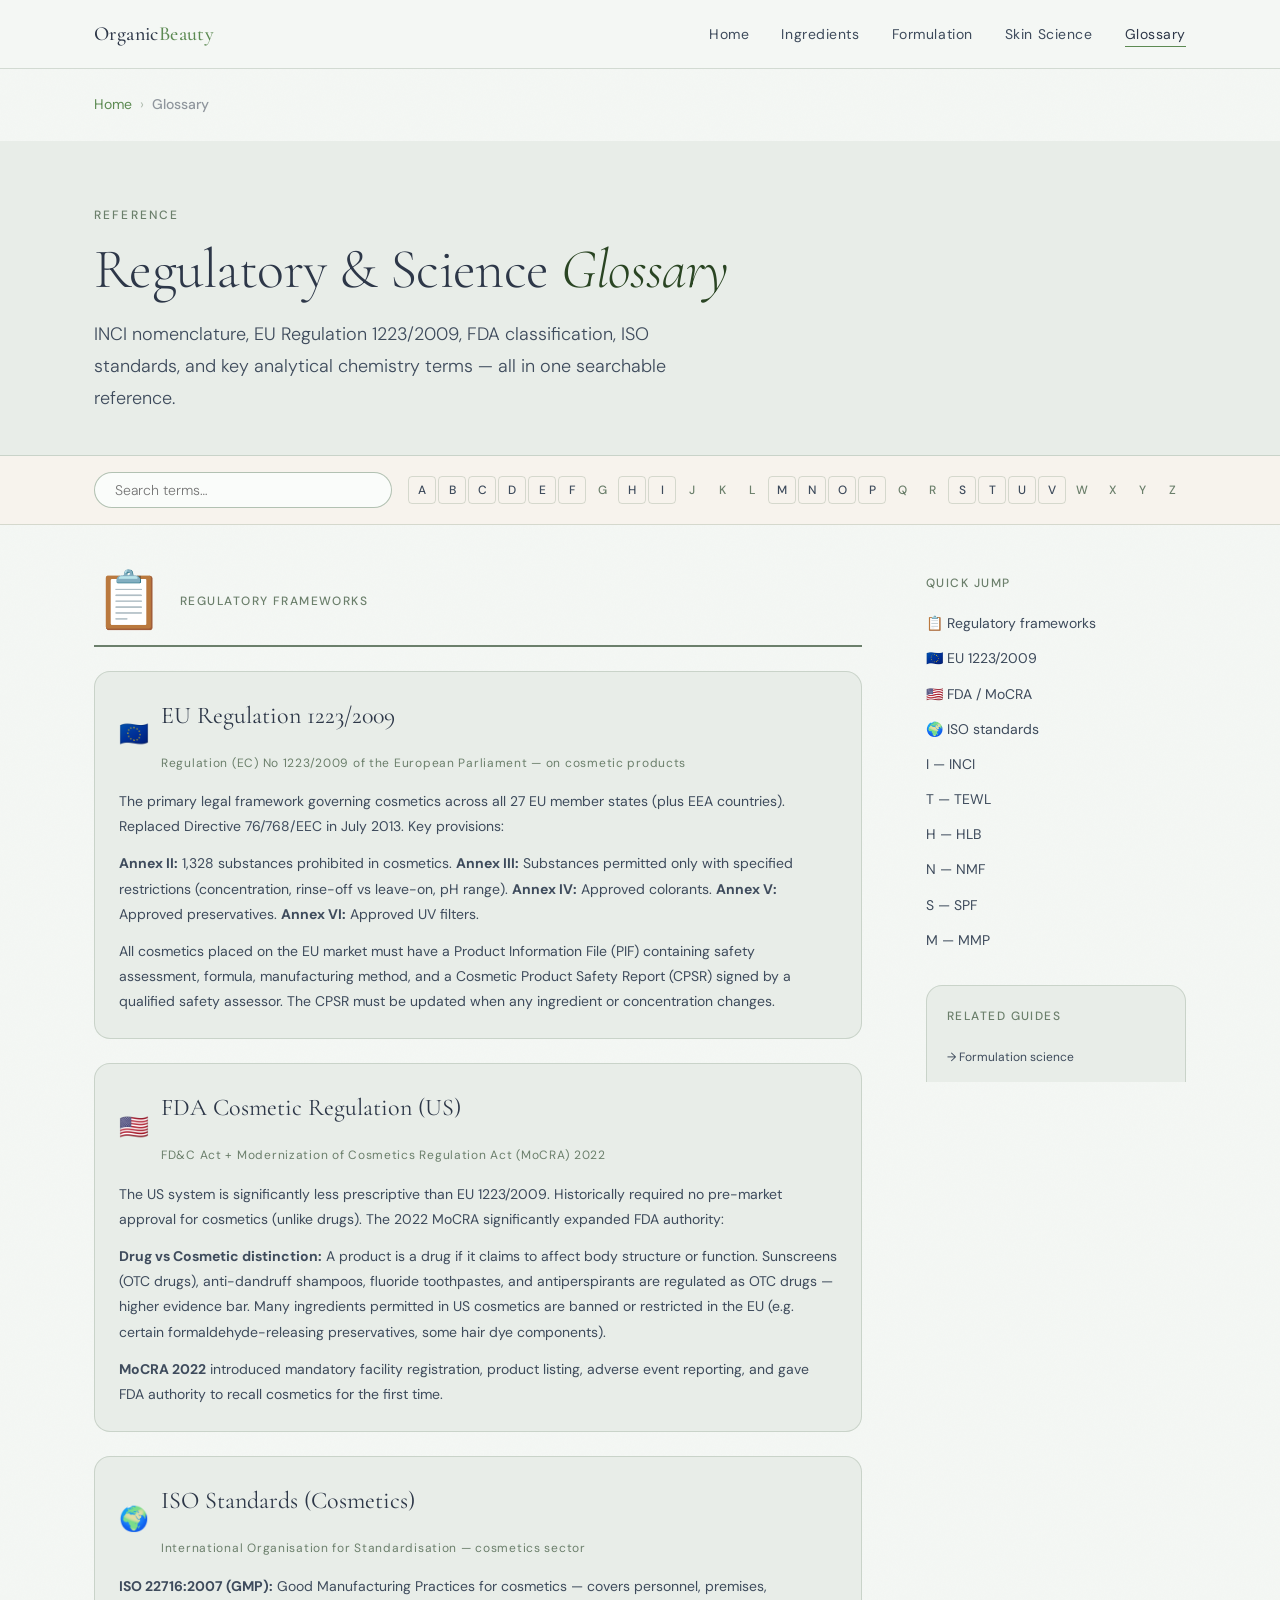
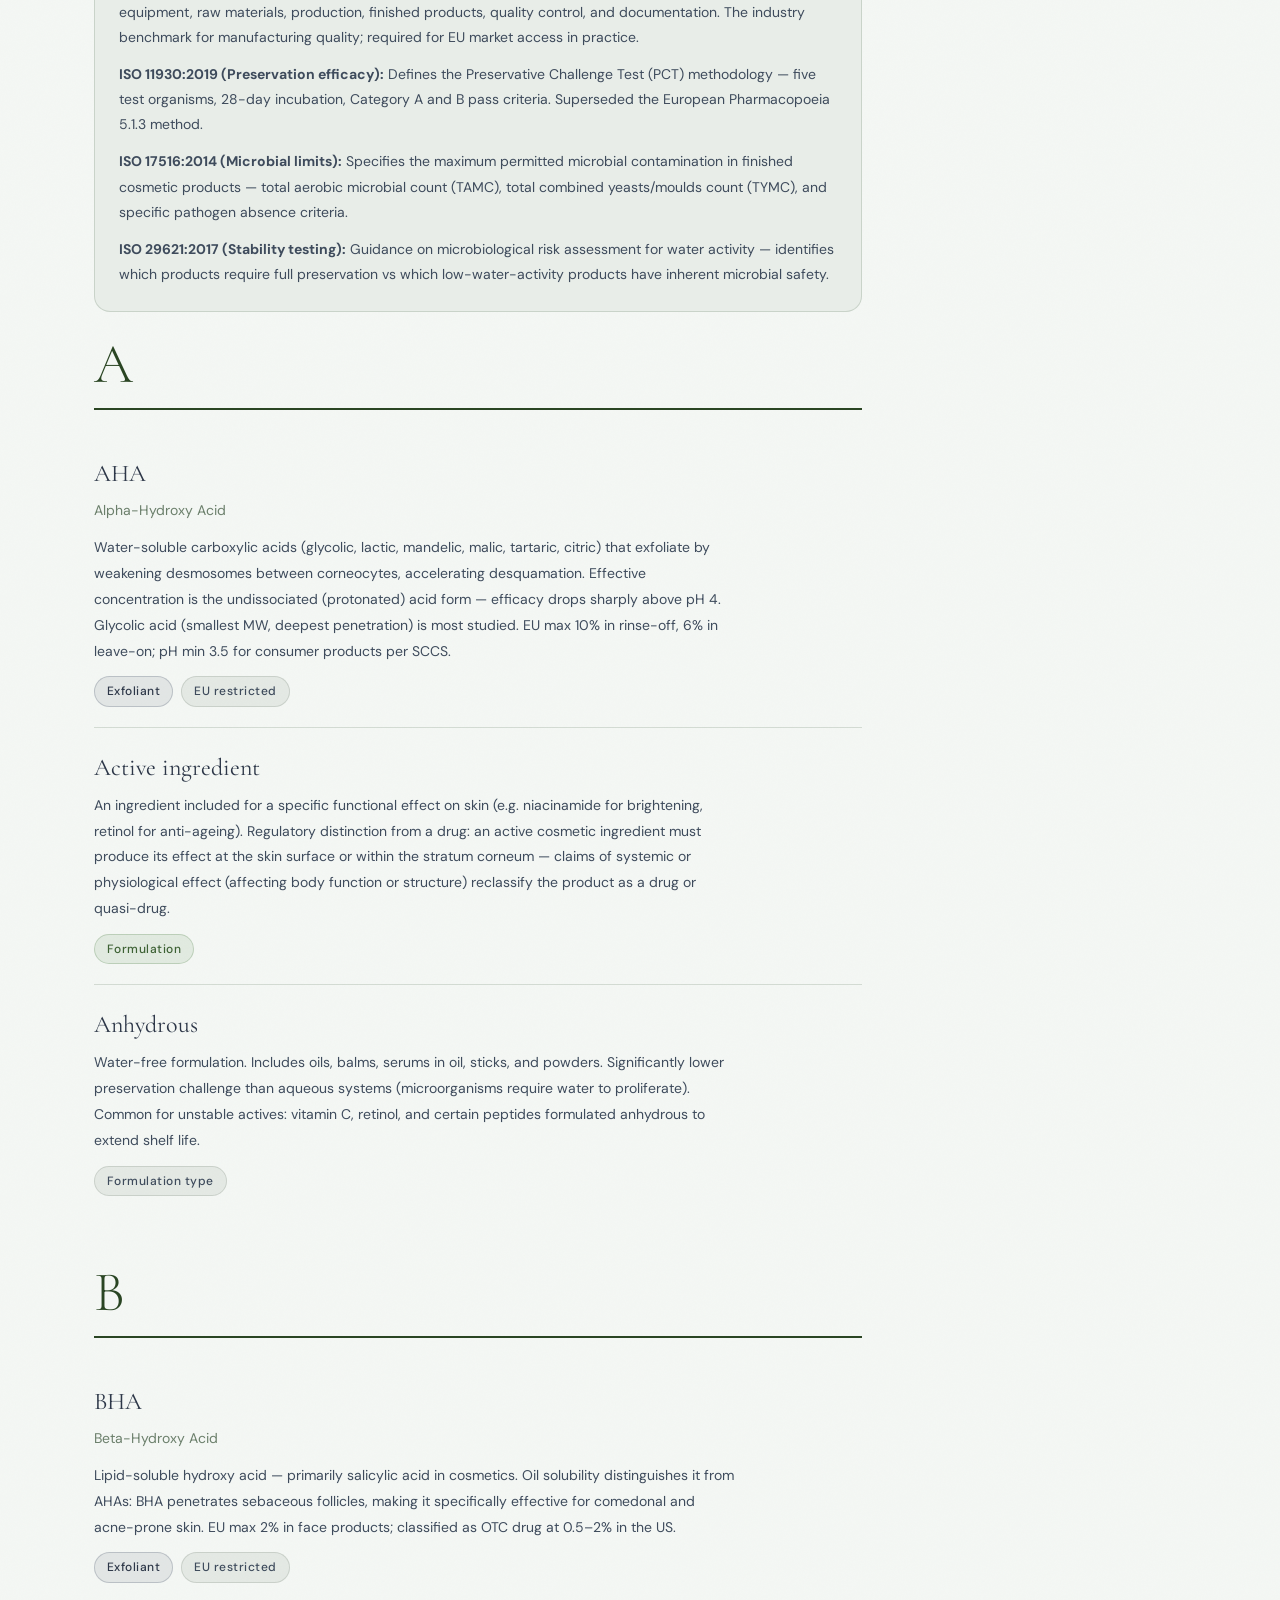
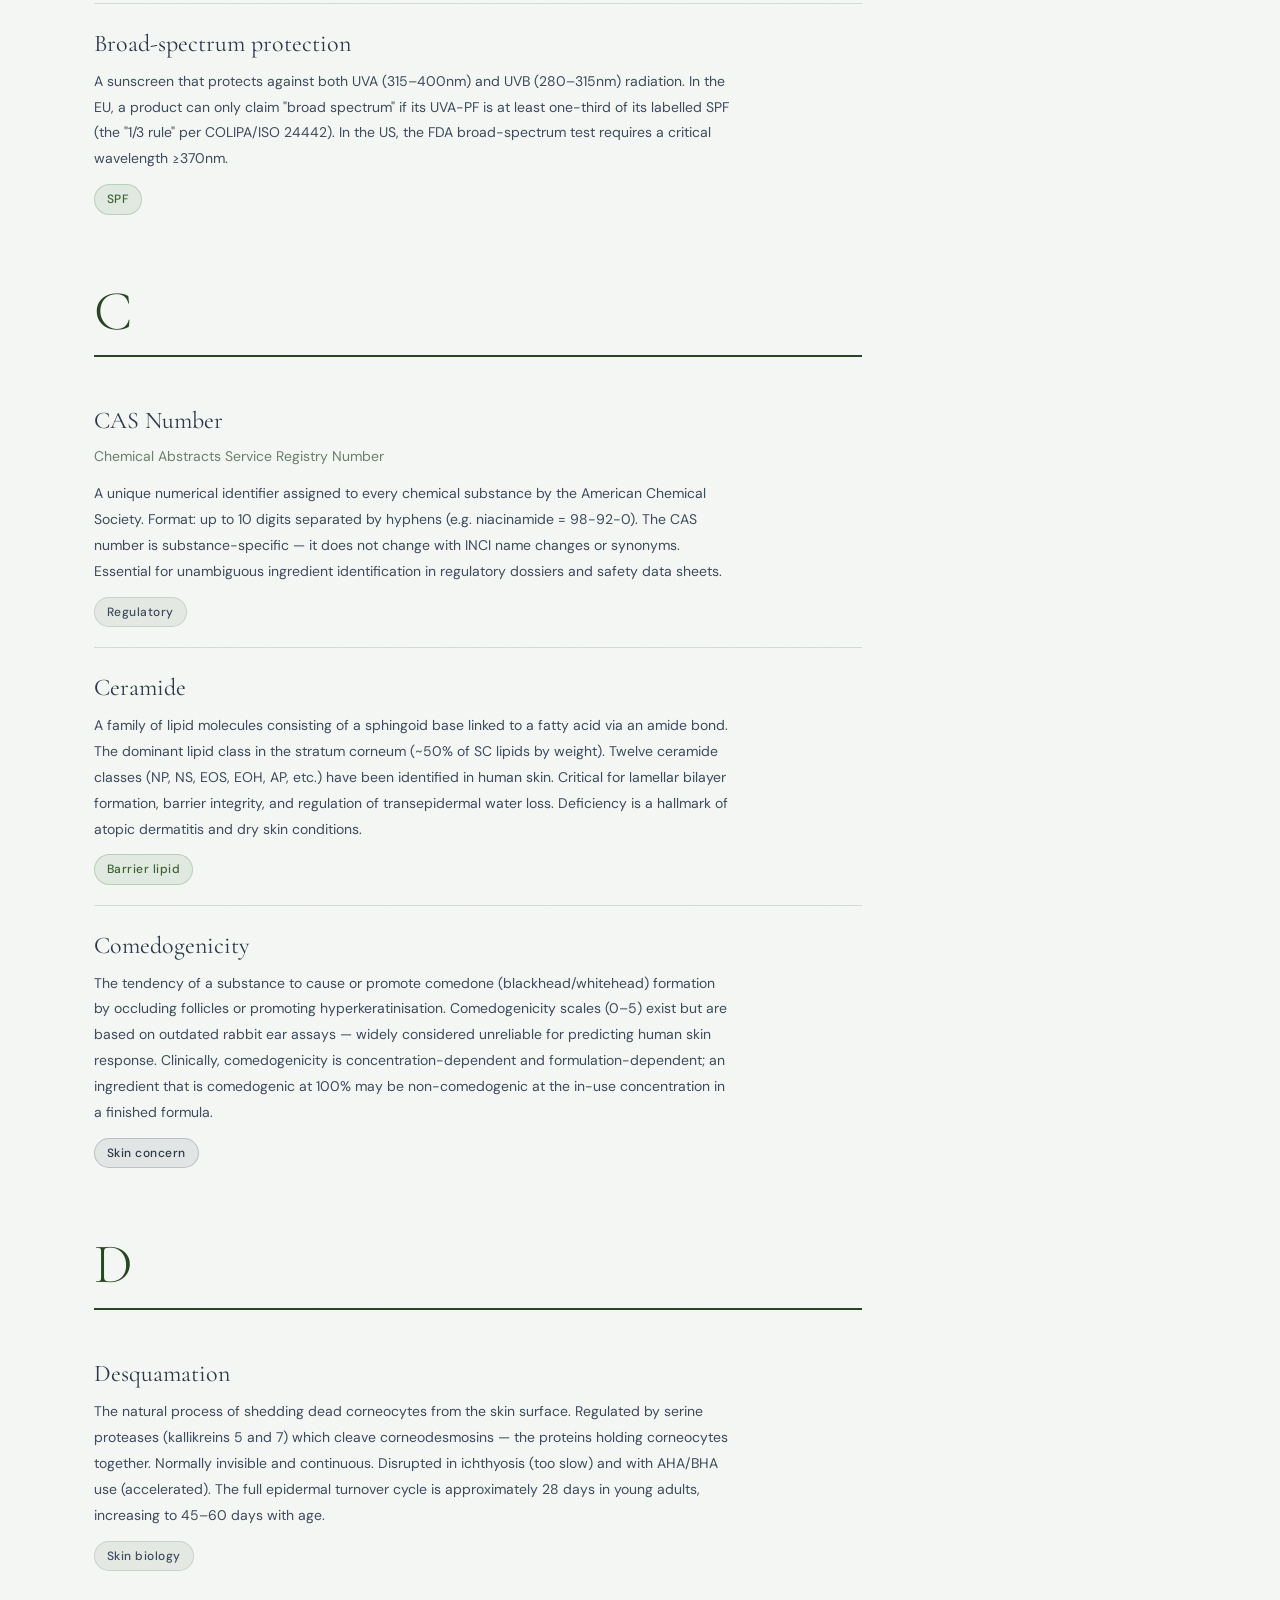
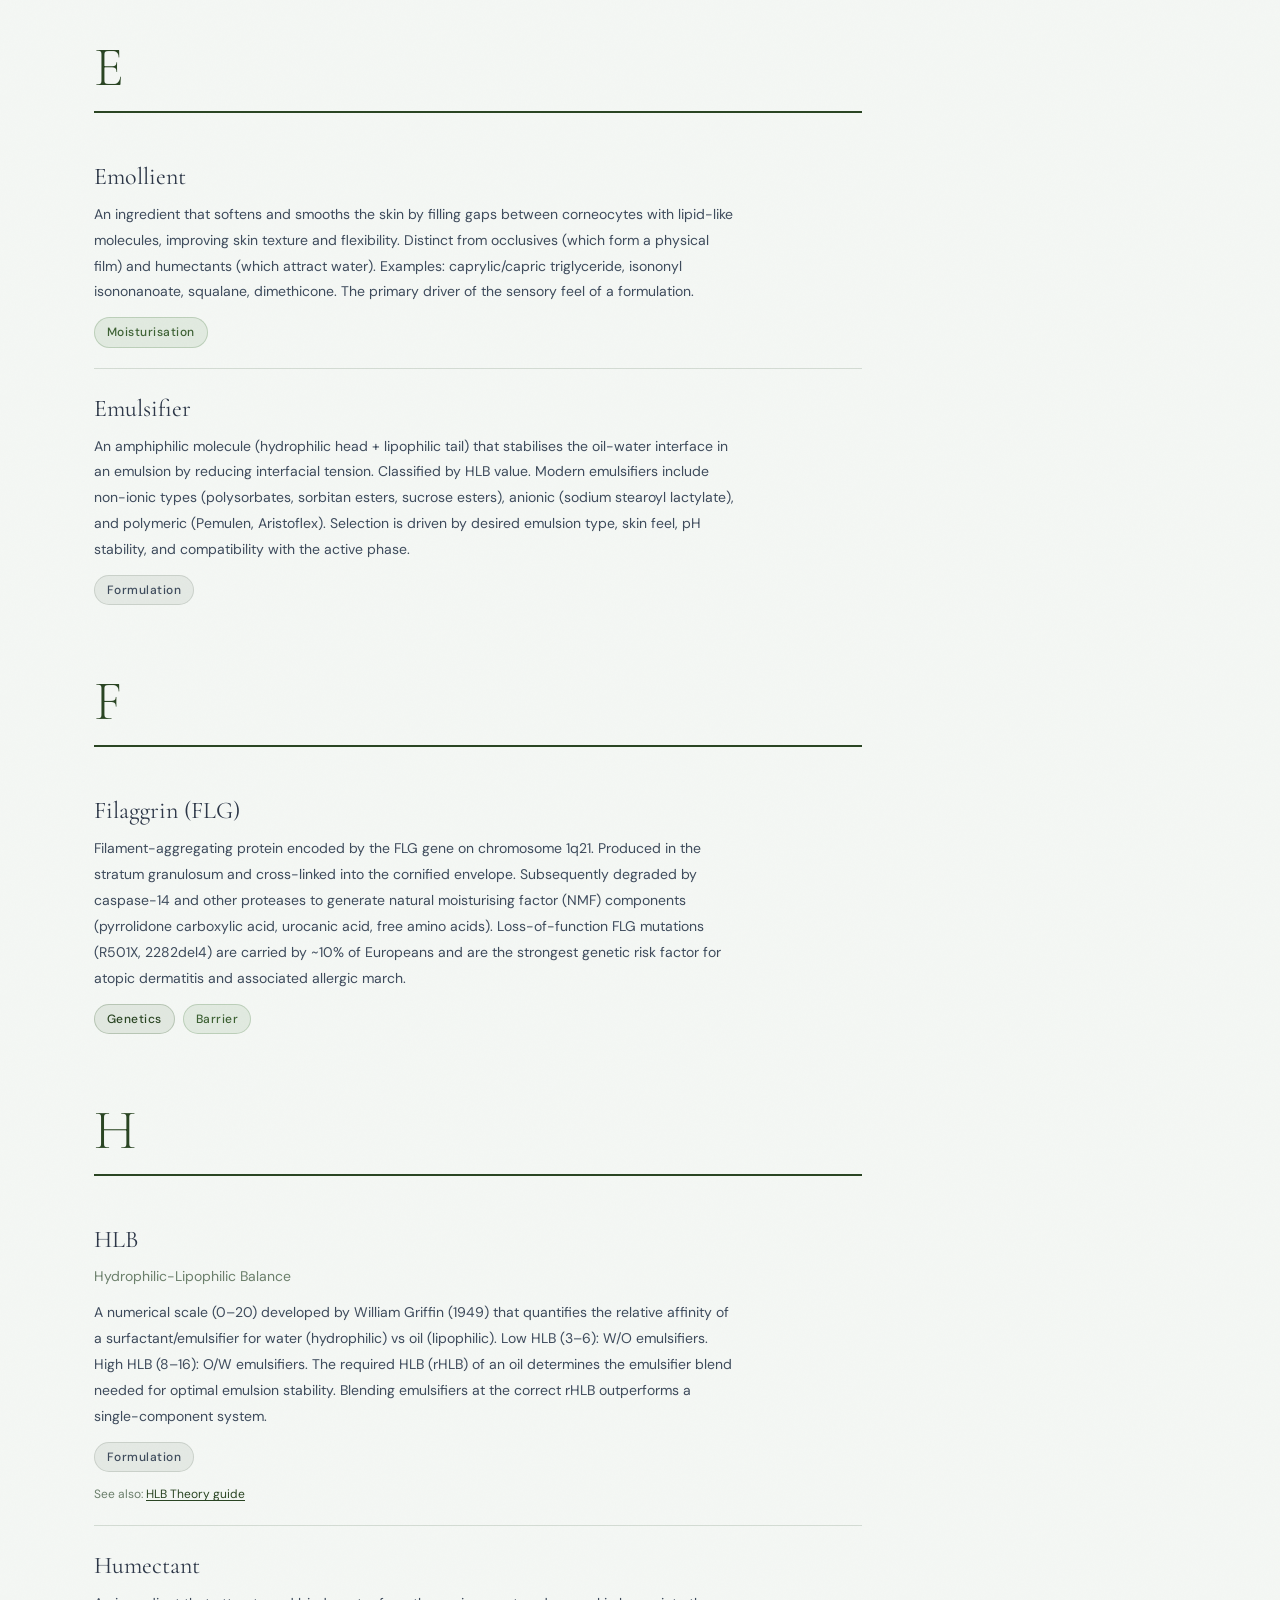
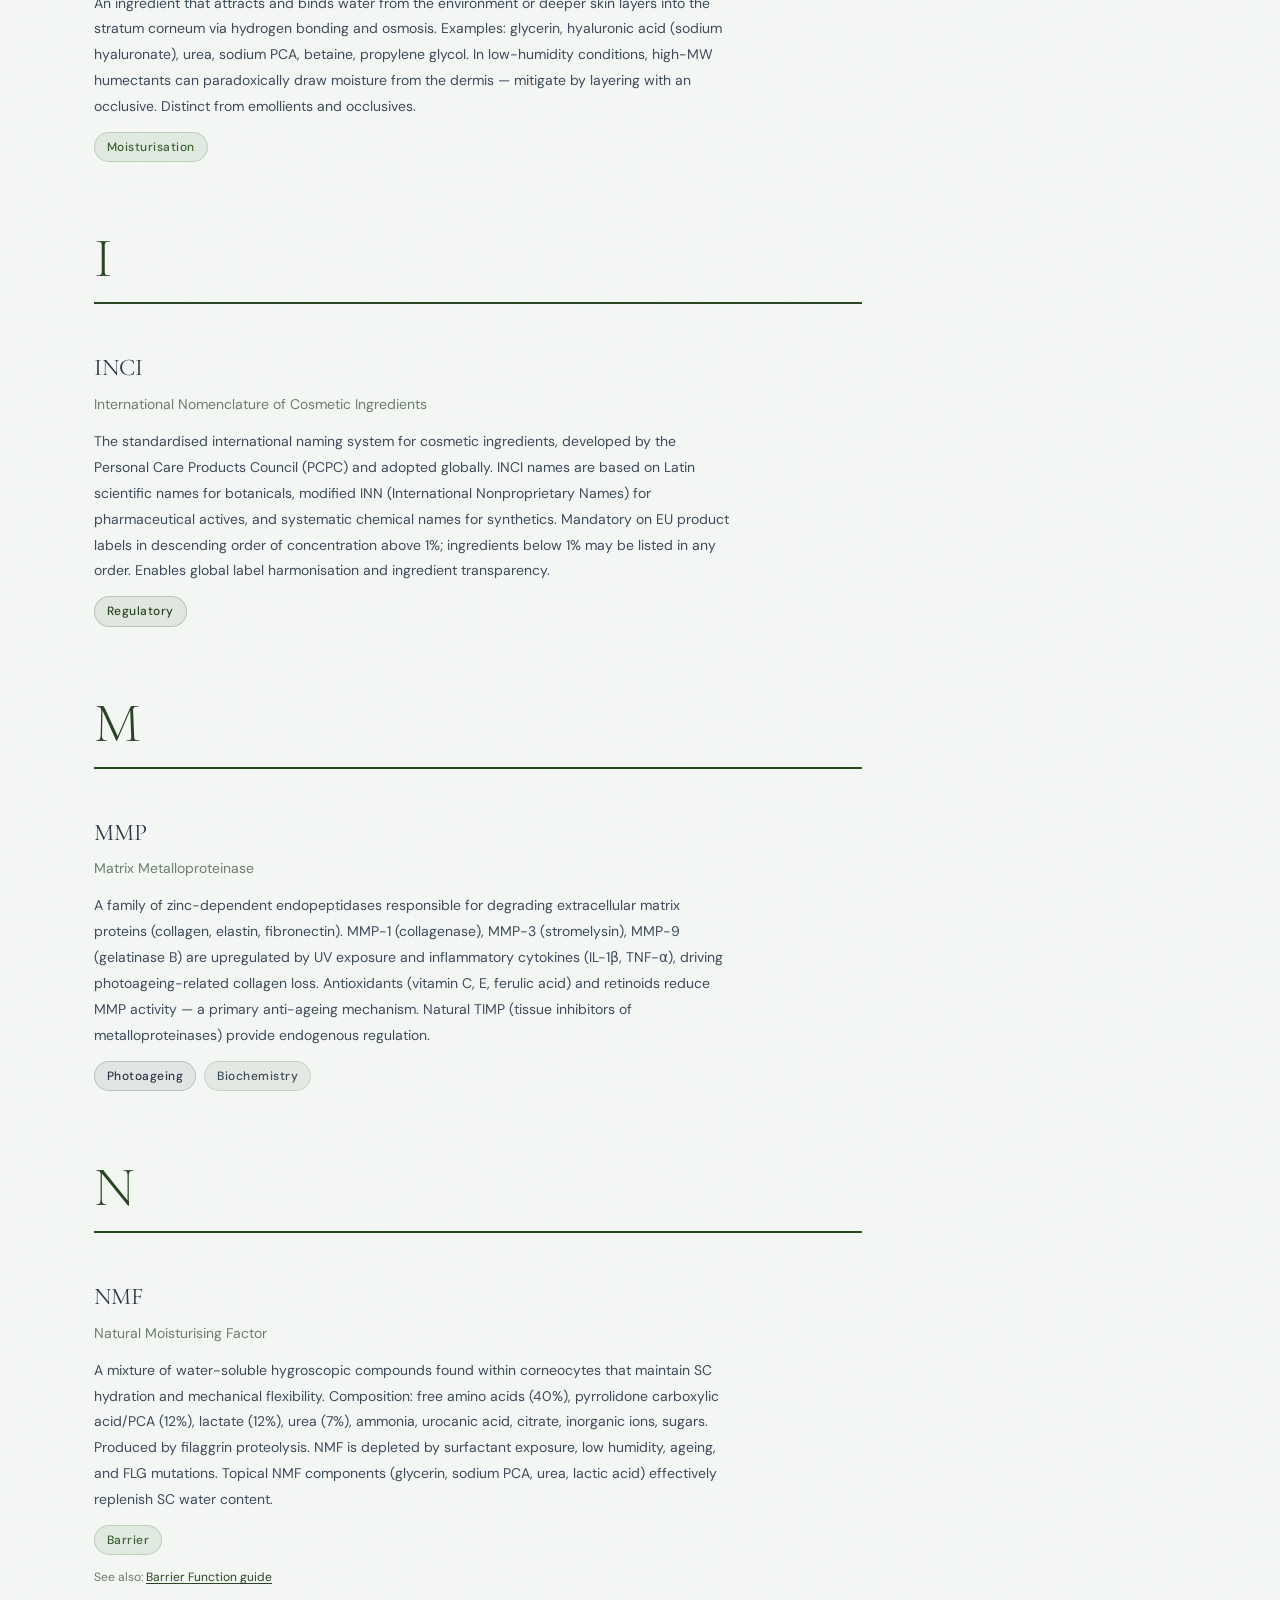
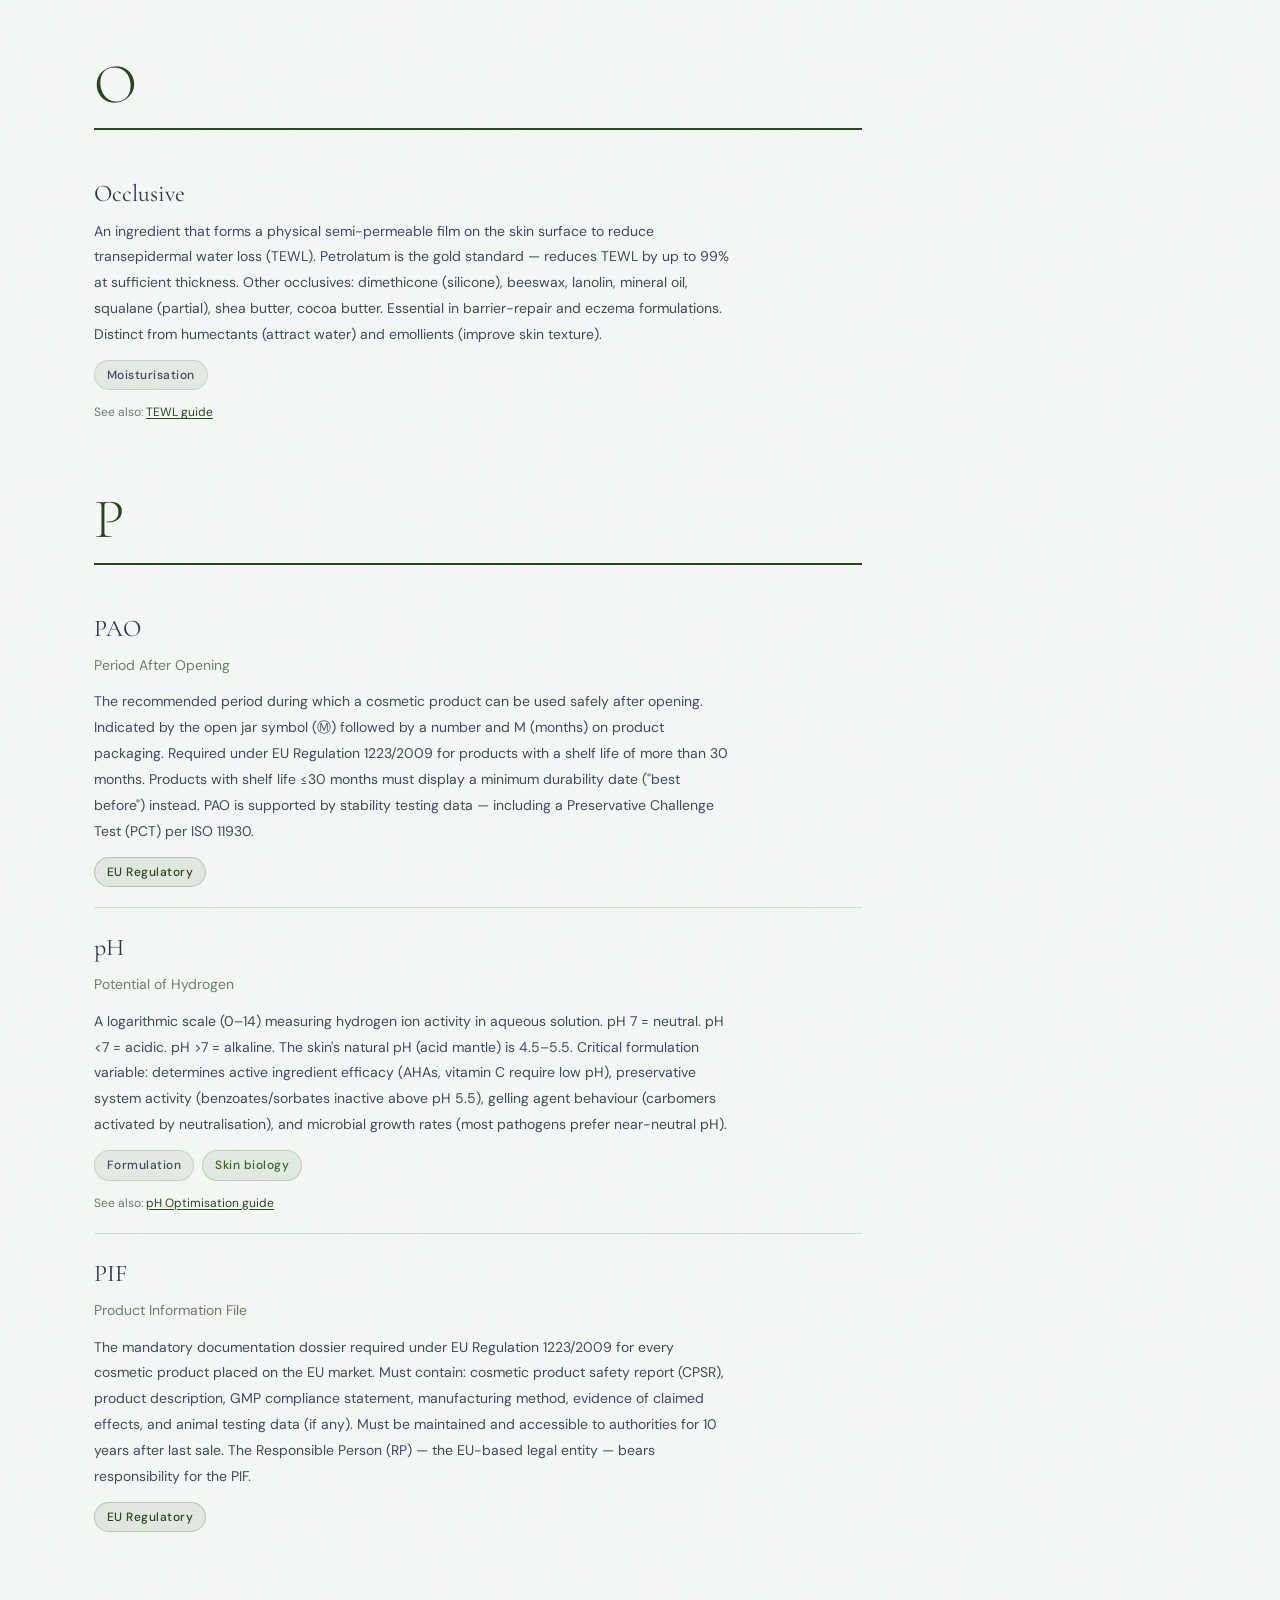
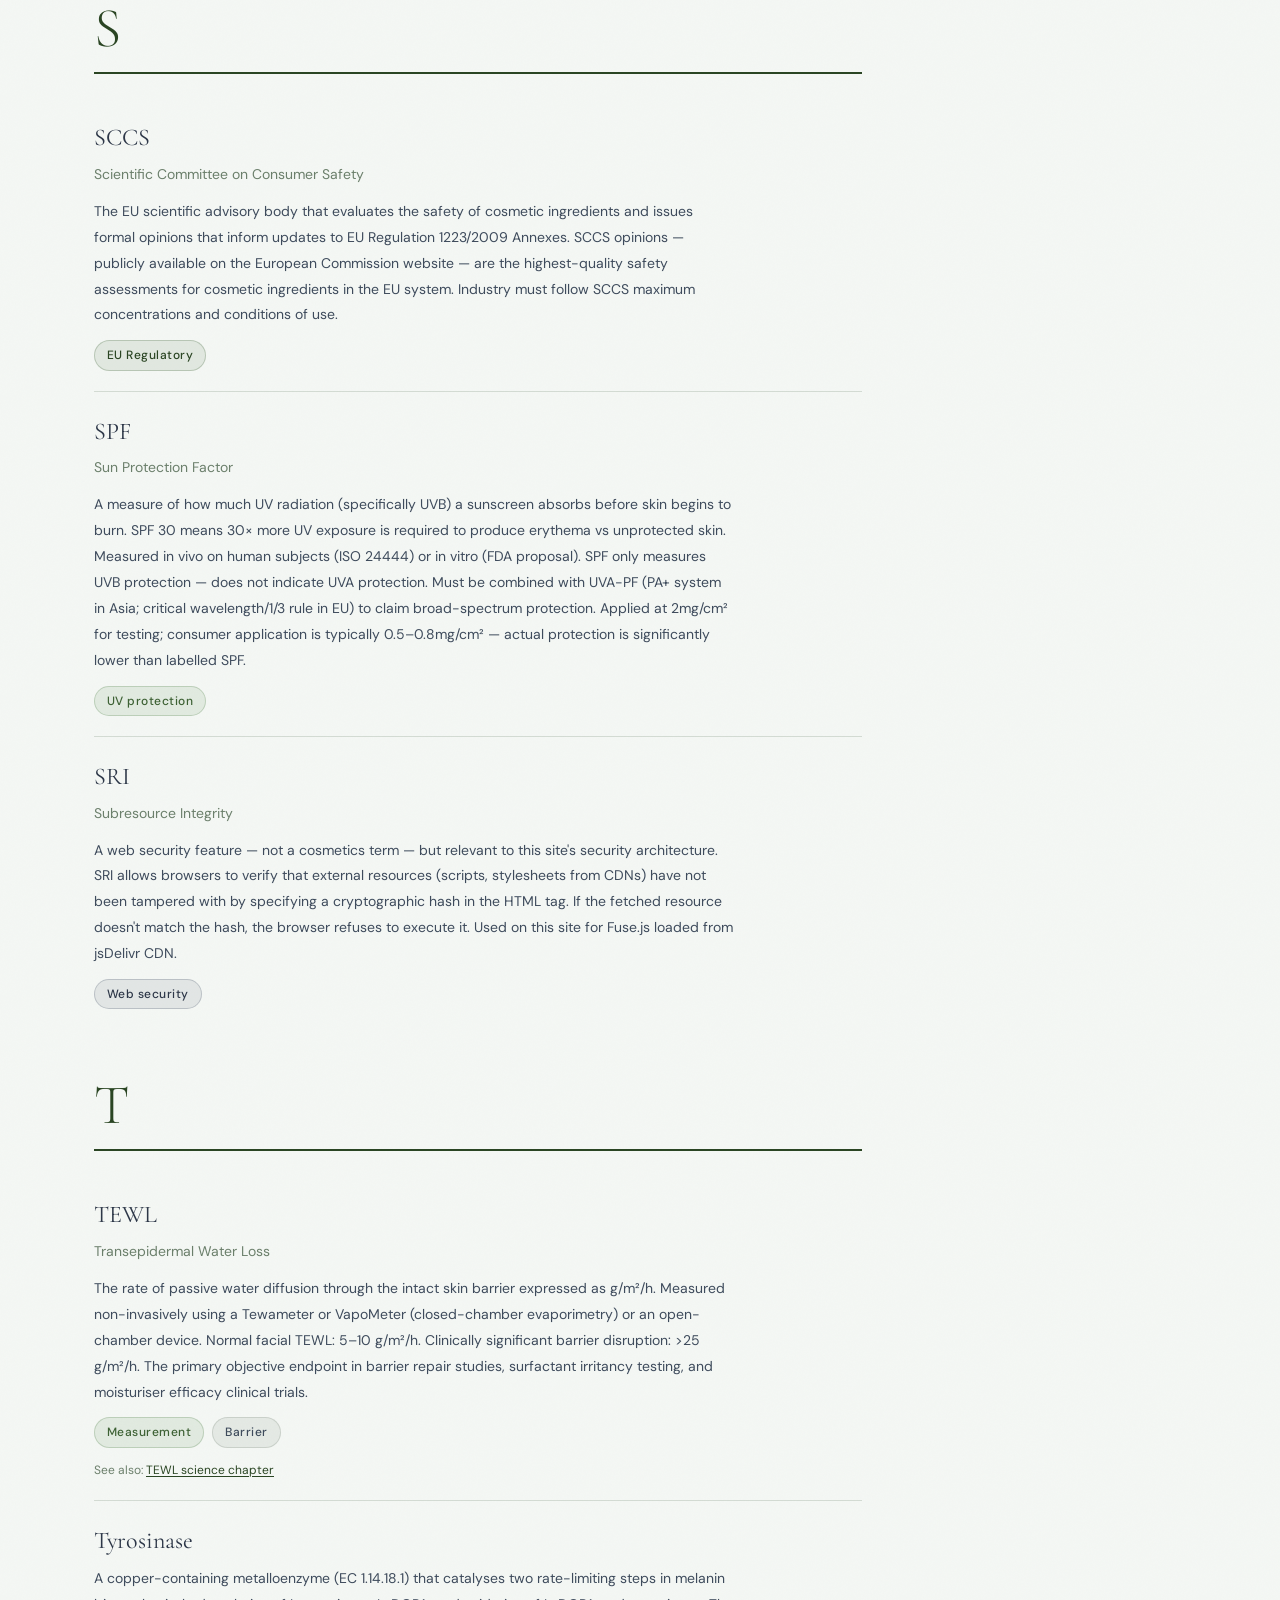
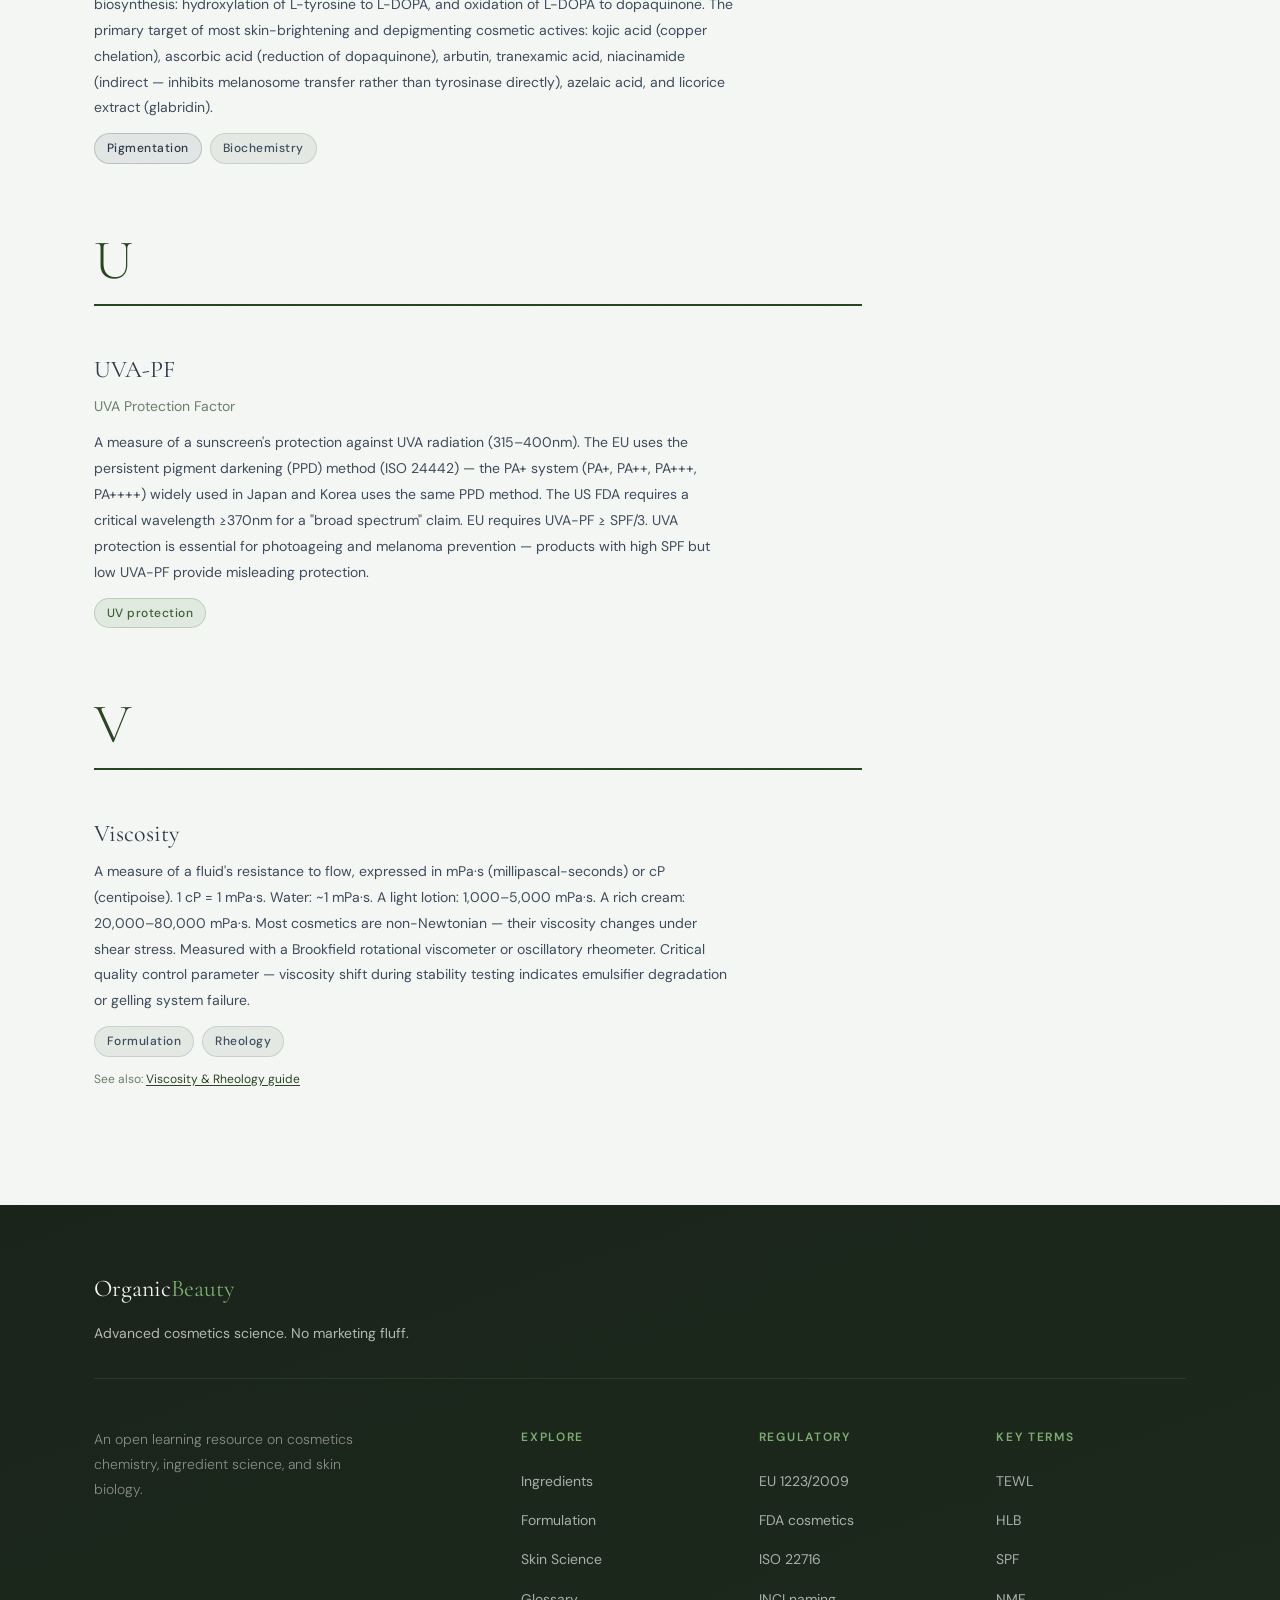
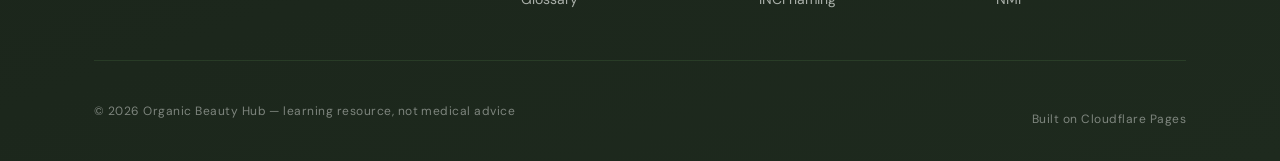
<file: glossary.html>
<!DOCTYPE html>
<html lang="en">
<head>
  <meta charset="UTF-8">
  <meta name="viewport" content="width=device-width, initial-scale=1.0">
  <meta name="description" content="Cosmetics regulatory and science glossary — INCI nomenclature, EU 1223/2009, FDA, ISO 22716, ISO 11930, and key analytical chemistry terms.">
  <meta name="robots" content="noindex, nofollow">
  <meta name="referrer" content="strict-origin-when-cross-origin">
  <meta name="theme-color" content="#F7F3ED">
  <title>Glossary — Organic Beauty Hub</title>
  <link rel="preconnect" href="https://fonts.googleapis.com">
  <link rel="preconnect" href="https://fonts.gstatic.com" crossorigin>
  <link href="https://fonts.googleapis.com/css2?family=Cormorant+Garamond:ital,wght@0,300;0,400;0,500;0,600;1,300;1,400&family=DM+Sans:wght@300;400;500&display=swap" rel="stylesheet">
  <link rel="stylesheet" href="css/main.css">
  <style>
    .page-hero {
      padding-block: var(--space-16) var(--space-10);
      border-bottom: 1px solid var(--border);
      background: var(--bg-subtle);
    }
    .page-hero__title { font-family: var(--font-display); font-size: var(--text-5xl); font-weight: 300; margin-bottom: var(--space-4); }
    .page-hero__title em { font-style: italic; color: var(--color-olive); }

    /* Filter bar */
    .filter-bar {
      position: sticky;
      top: 68px;
      z-index: 50;
      background: rgba(247,243,237,0.96);
      backdrop-filter: blur(10px);
      border-bottom: 1px solid var(--border);
      padding-block: var(--space-4);
    }
    .filter-bar__inner {
      display: flex;
      gap: var(--space-4);
      align-items: center;
      flex-wrap: wrap;
    }
    .filter-bar input[type="search"] {
      flex: 1;
      min-width: 220px;
      background: var(--bg-card);
      border: 1px solid var(--border-strong);
      border-radius: var(--radius-pill);
      padding: var(--space-2) var(--space-5);
      font-family: var(--font-body);
      font-size: var(--text-sm);
      font-weight: 300;
      color: var(--text-primary);
      outline: none;
      transition: border-color var(--transition-fast), box-shadow var(--transition-fast);
    }
    .filter-bar input[type="search"]:focus {
      border-color: var(--color-olive);
      box-shadow: 0 0 0 3px rgba(74,92,58,0.1);
    }
    .alpha-nav {
      display: flex;
      gap: 2px;
      flex-wrap: wrap;
    }
    .alpha-btn {
      width: 28px;
      height: 28px;
      border-radius: var(--radius-sm);
      font-size: var(--text-xs);
      font-weight: 500;
      color: var(--text-muted);
      border: 1px solid transparent;
      background: transparent;
      cursor: pointer;
      transition: all var(--transition-fast);
      display: flex;
      align-items: center;
      justify-content: center;
    }
    .alpha-btn:hover { background: var(--bg-subtle); color: var(--text-primary); }
    .alpha-btn.has-entries { color: var(--text-secondary); border-color: var(--border); }
    .alpha-btn.active { background: var(--color-olive); color: white; border-color: var(--color-olive); }

    /* Layout */
    .glossary-layout {
      display: grid;
      grid-template-columns: 1fr 260px;
      gap: var(--space-16);
      align-items: start;
      padding-block: var(--space-12);
    }

    /* Sections */
    .glossary-section { margin-bottom: var(--space-12); }
    .glossary-section__header {
      display: flex;
      align-items: center;
      gap: var(--space-4);
      margin-bottom: var(--space-6);
      padding-bottom: var(--space-4);
      border-bottom: 2px solid var(--color-olive);
    }
    .glossary-section__letter {
      font-family: var(--font-display);
      font-size: var(--text-5xl);
      font-weight: 300;
      color: var(--color-olive);
      line-height: 1;
    }
    .glossary-section__title {
      font-size: var(--text-xs);
      font-weight: 500;
      letter-spacing: 0.12em;
      text-transform: uppercase;
      color: var(--text-muted);
    }

    /* Entries */
    .glossary-entry {
      padding: var(--space-5) 0;
      border-bottom: 1px solid var(--border);
    }
    .glossary-entry:last-child { border-bottom: none; }
    .glossary-entry__term {
      font-family: var(--font-display);
      font-size: var(--text-2xl);
      font-weight: 400;
      color: var(--text-primary);
      margin-bottom: var(--space-1);
    }
    .glossary-entry__abbr {
      font-family: var(--font-body);
      font-size: var(--text-sm);
      color: var(--text-muted);
      font-style: normal;
      margin-bottom: var(--space-3);
      display: block;
    }
    .glossary-entry__def {
      font-size: var(--text-sm);
      color: var(--text-secondary);
      line-height: 1.85;
      max-width: 640px;
    }
    .glossary-entry__tags {
      display: flex;
      gap: var(--space-2);
      flex-wrap: wrap;
      margin-top: var(--space-3);
    }
    .glossary-entry__related {
      font-size: var(--text-xs);
      color: var(--text-muted);
      margin-top: var(--space-3);
    }
    .glossary-entry__related a { color: var(--color-olive); text-decoration: underline; text-underline-offset: 2px; }
    .glossary-entry__related a:hover { color: var(--color-sage-dark); }

    /* Regulatory framework cards */
    .reg-framework {
      background: var(--bg-subtle);
      border: 1px solid var(--border);
      border-radius: var(--radius-lg);
      padding: var(--space-6);
      margin-bottom: var(--space-6);
    }
    .reg-framework__header {
      display: flex;
      align-items: center;
      gap: var(--space-3);
      margin-bottom: var(--space-4);
    }
    .reg-framework__flag { font-size: 1.5rem; }
    .reg-framework__name { font-family: var(--font-display); font-size: var(--text-2xl); }
    .reg-framework__ref  { font-size: var(--text-xs); color: var(--text-muted); letter-spacing: 0.06em; }
    .reg-framework__body { font-size: var(--text-sm); color: var(--text-secondary); line-height: 1.8; }
    .reg-framework__body p + p { margin-top: var(--space-3); }

    /* Sidebar */
    .sidebar { position: sticky; top: calc(68px + 68px + var(--space-8)); }
    .sidebar__title { font-size: var(--text-xs); font-weight: 500; letter-spacing: 0.12em; text-transform: uppercase; color: var(--text-muted); margin-bottom: var(--space-4); }
    .sidebar__list  { display: flex; flex-direction: column; gap: var(--space-2); }
    .sidebar__link  { font-size: var(--text-sm); color: var(--text-secondary); transition: color var(--transition-fast); }
    .sidebar__link:hover { color: var(--color-olive); }

    /* Empty filter state */
    .no-results { display: none; padding: var(--space-12) 0; text-align: center; color: var(--text-muted); }

    @media (max-width: 1024px) {
      .glossary-layout { grid-template-columns: 1fr; }
      .sidebar { display: none; }
    }
    @media (max-width: 600px) {
      .alpha-nav { display: none; }
    }
  </style>
</head>
<body>

<a class="skip-link" href="#main">Skip to main content</a>

<nav class="nav" aria-label="Main navigation">
  <div class="container">
    <div class="nav__inner">
      <a href="index.html" class="nav__logo">Organic<span>Beauty</span></a>
      <ul class="nav__links" id="nav-links" role="list">
        <li><a href="index.html" class="nav__link">Home</a></li>
        <li><a href="ingredients.html" class="nav__link">Ingredients</a></li>
        <li><a href="formulation.html" class="nav__link">Formulation</a></li>
        <li><a href="skin-science.html" class="nav__link">Skin Science</a></li>
        <li><a href="glossary.html" class="nav__link active" aria-current="page">Glossary</a></li>
      </ul>
      <button class="nav__toggle" id="nav-toggle" aria-label="Toggle menu" aria-expanded="false" aria-controls="nav-links">
        <span></span><span></span><span></span>
      </button>
    </div>
  </div>
</nav>

<main id="main">

  <!-- Breadcrumbs -->
  <div class="container" style="padding-top: var(--space-6);">
    <nav class="breadcrumbs" aria-label="Breadcrumb">
      <a href="index.html">Home</a>
      <span>›</span>
      <span aria-current="page">Glossary</span>
    </nav>
  </div>

  <header class="page-hero" aria-labelledby="page-title">
    <div class="container">
      <p class="section-label" style="margin-bottom:var(--space-3);">Reference</p>
      <h1 class="page-hero__title" id="page-title">Regulatory &amp; Science <em>Glossary</em></h1>
      <p class="lead" style="max-width:620px;">
        INCI nomenclature, EU Regulation 1223/2009, FDA classification, ISO standards, and key analytical chemistry terms — all in one searchable reference.
      </p>
    </div>
  </header>

  <!-- Filter bar -->
  <div class="filter-bar" role="search" aria-label="Search and filter glossary">
    <div class="container">
      <div class="filter-bar__inner">
        <input type="search" id="glossary-search" placeholder="Search terms…" autocomplete="off" aria-label="Search glossary terms">
        <nav class="alpha-nav" aria-label="Alphabetical filter">
          <!-- JS populates -->
        </nav>
      </div>
    </div>
  </div>

  <div class="container">
    <div class="glossary-layout">

      <div id="glossary-main">

        <!-- Regulatory frameworks section -->
        <section id="regulatory" aria-labelledby="reg-heading">
          <div class="glossary-section__header" style="border-bottom-color: var(--color-stone-dark);">
            <span class="glossary-section__letter" style="color:var(--color-stone-dark);">📋</span>
            <div>
              <p class="glossary-section__title">Regulatory Frameworks</p>
            </div>
          </div>

          <div id="eu" class="reg-framework">
            <div class="reg-framework__header">
              <span class="reg-framework__flag">🇪🇺</span>
              <div>
                <p class="reg-framework__name">EU Regulation 1223/2009</p>
                <p class="reg-framework__ref">Regulation (EC) No 1223/2009 of the European Parliament — on cosmetic products</p>
              </div>
            </div>
            <div class="reg-framework__body">
              <p>The primary legal framework governing cosmetics across all 27 EU member states (plus EEA countries). Replaced Directive 76/768/EEC in July 2013. Key provisions:</p>
              <p><strong>Annex II:</strong> 1,328 substances prohibited in cosmetics. <strong>Annex III:</strong> Substances permitted only with specified restrictions (concentration, rinse-off vs leave-on, pH range). <strong>Annex IV:</strong> Approved colorants. <strong>Annex V:</strong> Approved preservatives. <strong>Annex VI:</strong> Approved UV filters.</p>
              <p>All cosmetics placed on the EU market must have a Product Information File (PIF) containing safety assessment, formula, manufacturing method, and a Cosmetic Product Safety Report (CPSR) signed by a qualified safety assessor. The CPSR must be updated when any ingredient or concentration changes.</p>
            </div>
          </div>

          <div id="fda" class="reg-framework">
            <div class="reg-framework__header">
              <span class="reg-framework__flag">🇺🇸</span>
              <div>
                <p class="reg-framework__name">FDA Cosmetic Regulation (US)</p>
                <p class="reg-framework__ref">FD&amp;C Act + Modernization of Cosmetics Regulation Act (MoCRA) 2022</p>
              </div>
            </div>
            <div class="reg-framework__body">
              <p>The US system is significantly less prescriptive than EU 1223/2009. Historically required no pre-market approval for cosmetics (unlike drugs). The 2022 MoCRA significantly expanded FDA authority:</p>
              <p><strong>Drug vs Cosmetic distinction:</strong> A product is a drug if it claims to affect body structure or function. Sunscreens (OTC drugs), anti-dandruff shampoos, fluoride toothpastes, and antiperspirants are regulated as OTC drugs — higher evidence bar. Many ingredients permitted in US cosmetics are banned or restricted in the EU (e.g. certain formaldehyde-releasing preservatives, some hair dye components).</p>
              <p><strong>MoCRA 2022</strong> introduced mandatory facility registration, product listing, adverse event reporting, and gave FDA authority to recall cosmetics for the first time.</p>
            </div>
          </div>

          <div id="iso" class="reg-framework">
            <div class="reg-framework__header">
              <span class="reg-framework__flag">🌍</span>
              <div>
                <p class="reg-framework__name">ISO Standards (Cosmetics)</p>
                <p class="reg-framework__ref">International Organisation for Standardisation — cosmetics sector</p>
              </div>
            </div>
            <div class="reg-framework__body">
              <p><strong id="iso11930">ISO 22716:2007 (GMP):</strong> Good Manufacturing Practices for cosmetics — covers personnel, premises, equipment, raw materials, production, finished products, quality control, and documentation. The industry benchmark for manufacturing quality; required for EU market access in practice.</p>
              <p><strong>ISO 11930:2019 (Preservation efficacy):</strong> Defines the Preservative Challenge Test (PCT) methodology — five test organisms, 28-day incubation, Category A and B pass criteria. Superseded the European Pharmacopoeia 5.1.3 method.</p>
              <p><strong>ISO 17516:2014 (Microbial limits):</strong> Specifies the maximum permitted microbial contamination in finished cosmetic products — total aerobic microbial count (TAMC), total combined yeasts/moulds count (TYMC), and specific pathogen absence criteria.</p>
              <p><strong>ISO 29621:2017 (Stability testing):</strong> Guidance on microbiological risk assessment for water activity — identifies which products require full preservation vs which low-water-activity products have inherent microbial safety.</p>
            </div>
          </div>
        </section>

        <!-- A -->
        <section class="glossary-section" id="section-A" aria-labelledby="letter-A">
          <div class="glossary-section__header">
            <span class="glossary-section__letter" id="letter-A">A</span>
          </div>
          <dl>
            <div class="glossary-entry" id="term-aha">
              <dt class="glossary-entry__term">AHA</dt>
              <abbr class="glossary-entry__abbr">Alpha-Hydroxy Acid</abbr>
              <dd class="glossary-entry__def">Water-soluble carboxylic acids (glycolic, lactic, mandelic, malic, tartaric, citric) that exfoliate by weakening desmosomes between corneocytes, accelerating desquamation. Effective concentration is the undissociated (protonated) acid form — efficacy drops sharply above pH 4. Glycolic acid (smallest MW, deepest penetration) is most studied. EU max 10% in rinse-off, 6% in leave-on; pH min 3.5 for consumer products per SCCS.</dd>
              <div class="glossary-entry__tags">
                <span class="tag tag--terracotta">Exfoliant</span>
                <span class="tag tag--stone">EU restricted</span>
              </div>
            </div>
            <div class="glossary-entry" id="term-active">
              <dt class="glossary-entry__term">Active ingredient</dt>
              <dd class="glossary-entry__def">An ingredient included for a specific functional effect on skin (e.g. niacinamide for brightening, retinol for anti-ageing). Regulatory distinction from a drug: an active cosmetic ingredient must produce its effect at the skin surface or within the stratum corneum — claims of systemic or physiological effect (affecting body function or structure) reclassify the product as a drug or quasi-drug.</dd>
              <div class="glossary-entry__tags"><span class="tag tag--sage">Formulation</span></div>
            </div>
            <div class="glossary-entry" id="term-anhydrous">
              <dt class="glossary-entry__term">Anhydrous</dt>
              <dd class="glossary-entry__def">Water-free formulation. Includes oils, balms, serums in oil, sticks, and powders. Significantly lower preservation challenge than aqueous systems (microorganisms require water to proliferate). Common for unstable actives: vitamin C, retinol, and certain peptides formulated anhydrous to extend shelf life.</dd>
              <div class="glossary-entry__tags"><span class="tag tag--stone">Formulation type</span></div>
            </div>
          </dl>
        </section>

        <!-- B -->
        <section class="glossary-section" id="section-B" aria-labelledby="letter-B">
          <div class="glossary-section__header">
            <span class="glossary-section__letter" id="letter-B">B</span>
          </div>
          <dl>
            <div class="glossary-entry" id="term-bha">
              <dt class="glossary-entry__term">BHA</dt>
              <abbr class="glossary-entry__abbr">Beta-Hydroxy Acid</abbr>
              <dd class="glossary-entry__def">Lipid-soluble hydroxy acid — primarily salicylic acid in cosmetics. Oil solubility distinguishes it from AHAs: BHA penetrates sebaceous follicles, making it specifically effective for comedonal and acne-prone skin. EU max 2% in face products; classified as OTC drug at 0.5–2% in the US.</dd>
              <div class="glossary-entry__tags"><span class="tag tag--terracotta">Exfoliant</span><span class="tag tag--stone">EU restricted</span></div>
            </div>
            <div class="glossary-entry" id="term-broad-spectrum">
              <dt class="glossary-entry__term">Broad-spectrum protection</dt>
              <dd class="glossary-entry__def">A sunscreen that protects against both UVA (315–400nm) and UVB (280–315nm) radiation. In the EU, a product can only claim "broad spectrum" if its UVA-PF is at least one-third of its labelled SPF (the "1/3 rule" per COLIPA/ISO 24442). In the US, the FDA broad-spectrum test requires a critical wavelength ≥370nm.</dd>
              <div class="glossary-entry__tags"><span class="tag tag--sage">SPF</span></div>
            </div>
          </dl>
        </section>

        <!-- C -->
        <section class="glossary-section" id="section-C" aria-labelledby="letter-C">
          <div class="glossary-section__header">
            <span class="glossary-section__letter" id="letter-C">C</span>
          </div>
          <dl>
            <div class="glossary-entry" id="term-cas">
              <dt class="glossary-entry__term">CAS Number</dt>
              <abbr class="glossary-entry__abbr">Chemical Abstracts Service Registry Number</abbr>
              <dd class="glossary-entry__def">A unique numerical identifier assigned to every chemical substance by the American Chemical Society. Format: up to 10 digits separated by hyphens (e.g. niacinamide = 98-92-0). The CAS number is substance-specific — it does not change with INCI name changes or synonyms. Essential for unambiguous ingredient identification in regulatory dossiers and safety data sheets.</dd>
              <div class="glossary-entry__tags"><span class="tag tag--stone">Regulatory</span></div>
            </div>
            <div class="glossary-entry" id="term-ceramide">
              <dt class="glossary-entry__term">Ceramide</dt>
              <dd class="glossary-entry__def">A family of lipid molecules consisting of a sphingoid base linked to a fatty acid via an amide bond. The dominant lipid class in the stratum corneum (~50% of SC lipids by weight). Twelve ceramide classes (NP, NS, EOS, EOH, AP, etc.) have been identified in human skin. Critical for lamellar bilayer formation, barrier integrity, and regulation of transepidermal water loss. Deficiency is a hallmark of atopic dermatitis and dry skin conditions.</dd>
              <div class="glossary-entry__tags"><span class="tag tag--sage">Barrier lipid</span></div>
            </div>
            <div class="glossary-entry" id="term-comedogenic">
              <dt class="glossary-entry__term">Comedogenicity</dt>
              <dd class="glossary-entry__def">The tendency of a substance to cause or promote comedone (blackhead/whitehead) formation by occluding follicles or promoting hyperkeratinisation. Comedogenicity scales (0–5) exist but are based on outdated rabbit ear assays — widely considered unreliable for predicting human skin response. Clinically, comedogenicity is concentration-dependent and formulation-dependent; an ingredient that is comedogenic at 100% may be non-comedogenic at the in-use concentration in a finished formula.</dd>
              <div class="glossary-entry__tags"><span class="tag tag--terracotta">Skin concern</span></div>
            </div>
          </dl>
        </section>

        <!-- D -->
        <section class="glossary-section" id="section-D" aria-labelledby="letter-D">
          <div class="glossary-section__header"><span class="glossary-section__letter" id="letter-D">D</span></div>
          <dl>
            <div class="glossary-entry" id="term-desquamation">
              <dt class="glossary-entry__term">Desquamation</dt>
              <dd class="glossary-entry__def">The natural process of shedding dead corneocytes from the skin surface. Regulated by serine proteases (kallikreins 5 and 7) which cleave corneodesmosins — the proteins holding corneocytes together. Normally invisible and continuous. Disrupted in ichthyosis (too slow) and with AHA/BHA use (accelerated). The full epidermal turnover cycle is approximately 28 days in young adults, increasing to 45–60 days with age.</dd>
              <div class="glossary-entry__tags"><span class="tag tag--stone">Skin biology</span></div>
            </div>
          </dl>
        </section>

        <!-- E -->
        <section class="glossary-section" id="section-E" aria-labelledby="letter-E">
          <div class="glossary-section__header"><span class="glossary-section__letter" id="letter-E">E</span></div>
          <dl>
            <div class="glossary-entry" id="term-emollient">
              <dt class="glossary-entry__term">Emollient</dt>
              <dd class="glossary-entry__def">An ingredient that softens and smooths the skin by filling gaps between corneocytes with lipid-like molecules, improving skin texture and flexibility. Distinct from occlusives (which form a physical film) and humectants (which attract water). Examples: caprylic/capric triglyceride, isononyl isononanoate, squalane, dimethicone. The primary driver of the sensory feel of a formulation.</dd>
              <div class="glossary-entry__tags"><span class="tag tag--sage">Moisturisation</span></div>
            </div>
            <div class="glossary-entry" id="term-emulsifier">
              <dt class="glossary-entry__term">Emulsifier</dt>
              <dd class="glossary-entry__def">An amphiphilic molecule (hydrophilic head + lipophilic tail) that stabilises the oil-water interface in an emulsion by reducing interfacial tension. Classified by HLB value. Modern emulsifiers include non-ionic types (polysorbates, sorbitan esters, sucrose esters), anionic (sodium stearoyl lactylate), and polymeric (Pemulen, Aristoflex). Selection is driven by desired emulsion type, skin feel, pH stability, and compatibility with the active phase.</dd>
              <div class="glossary-entry__tags"><span class="tag tag--stone">Formulation</span></div>
            </div>
          </dl>
        </section>

        <!-- F -->
        <section class="glossary-section" id="section-F" aria-labelledby="letter-F">
          <div class="glossary-section__header"><span class="glossary-section__letter" id="letter-F">F</span></div>
          <dl>
            <div class="glossary-entry" id="term-filaggrin">
              <dt class="glossary-entry__term">Filaggrin (FLG)</dt>
              <dd class="glossary-entry__def">Filament-aggregating protein encoded by the FLG gene on chromosome 1q21. Produced in the stratum granulosum and cross-linked into the cornified envelope. Subsequently degraded by caspase-14 and other proteases to generate natural moisturising factor (NMF) components (pyrrolidone carboxylic acid, urocanic acid, free amino acids). Loss-of-function FLG mutations (R501X, 2282del4) are carried by ~10% of Europeans and are the strongest genetic risk factor for atopic dermatitis and associated allergic march.</dd>
              <div class="glossary-entry__tags"><span class="tag tag--olive">Genetics</span><span class="tag tag--sage">Barrier</span></div>
            </div>
          </dl>
        </section>

        <!-- H -->
        <section class="glossary-section" id="section-H" aria-labelledby="letter-H">
          <div class="glossary-section__header"><span class="glossary-section__letter" id="letter-H">H</span></div>
          <dl>
            <div class="glossary-entry" id="term-hlb">
              <dt class="glossary-entry__term">HLB</dt>
              <abbr class="glossary-entry__abbr">Hydrophilic-Lipophilic Balance</abbr>
              <dd class="glossary-entry__def">A numerical scale (0–20) developed by William Griffin (1949) that quantifies the relative affinity of a surfactant/emulsifier for water (hydrophilic) vs oil (lipophilic). Low HLB (3–6): W/O emulsifiers. High HLB (8–16): O/W emulsifiers. The required HLB (rHLB) of an oil determines the emulsifier blend needed for optimal emulsion stability. Blending emulsifiers at the correct rHLB outperforms a single-component system.</dd>
              <div class="glossary-entry__tags"><span class="tag tag--stone">Formulation</span></div>
              <p class="glossary-entry__related">See also: <a href="formulation.html#hlb">HLB Theory guide</a></p>
            </div>
            <div class="glossary-entry" id="term-humectant">
              <dt class="glossary-entry__term">Humectant</dt>
              <dd class="glossary-entry__def">An ingredient that attracts and binds water from the environment or deeper skin layers into the stratum corneum via hydrogen bonding and osmosis. Examples: glycerin, hyaluronic acid (sodium hyaluronate), urea, sodium PCA, betaine, propylene glycol. In low-humidity conditions, high-MW humectants can paradoxically draw moisture from the dermis — mitigate by layering with an occlusive. Distinct from emollients and occlusives.</dd>
              <div class="glossary-entry__tags"><span class="tag tag--sage">Moisturisation</span></div>
            </div>
          </dl>
        </section>

        <!-- I -->
        <section class="glossary-section" id="section-I" aria-labelledby="letter-I">
          <div class="glossary-section__header"><span class="glossary-section__letter" id="letter-I">I</span></div>
          <dl>
            <div class="glossary-entry" id="inci">
              <dt class="glossary-entry__term">INCI</dt>
              <abbr class="glossary-entry__abbr">International Nomenclature of Cosmetic Ingredients</abbr>
              <dd class="glossary-entry__def">The standardised international naming system for cosmetic ingredients, developed by the Personal Care Products Council (PCPC) and adopted globally. INCI names are based on Latin scientific names for botanicals, modified INN (International Nonproprietary Names) for pharmaceutical actives, and systematic chemical names for synthetics. Mandatory on EU product labels in descending order of concentration above 1%; ingredients below 1% may be listed in any order. Enables global label harmonisation and ingredient transparency.</dd>
              <div class="glossary-entry__tags"><span class="tag tag--olive">Regulatory</span></div>
            </div>
          </dl>
        </section>

        <!-- M -->
        <section class="glossary-section" id="section-M" aria-labelledby="letter-M">
          <div class="glossary-section__header"><span class="glossary-section__letter" id="letter-M">M</span></div>
          <dl>
            <div class="glossary-entry" id="term-mmp">
              <dt class="glossary-entry__term">MMP</dt>
              <abbr class="glossary-entry__abbr">Matrix Metalloproteinase</abbr>
              <dd class="glossary-entry__def">A family of zinc-dependent endopeptidases responsible for degrading extracellular matrix proteins (collagen, elastin, fibronectin). MMP-1 (collagenase), MMP-3 (stromelysin), MMP-9 (gelatinase B) are upregulated by UV exposure and inflammatory cytokines (IL-1β, TNF-α), driving photoageing-related collagen loss. Antioxidants (vitamin C, E, ferulic acid) and retinoids reduce MMP activity — a primary anti-ageing mechanism. Natural TIMP (tissue inhibitors of metalloproteinases) provide endogenous regulation.</dd>
              <div class="glossary-entry__tags"><span class="tag tag--terracotta">Photoageing</span><span class="tag tag--stone">Biochemistry</span></div>
            </div>
          </dl>
        </section>

        <!-- N -->
        <section class="glossary-section" id="section-N" aria-labelledby="letter-N">
          <div class="glossary-section__header"><span class="glossary-section__letter" id="letter-N">N</span></div>
          <dl>
            <div class="glossary-entry" id="term-nmf">
              <dt class="glossary-entry__term">NMF</dt>
              <abbr class="glossary-entry__abbr">Natural Moisturising Factor</abbr>
              <dd class="glossary-entry__def">A mixture of water-soluble hygroscopic compounds found within corneocytes that maintain SC hydration and mechanical flexibility. Composition: free amino acids (40%), pyrrolidone carboxylic acid/PCA (12%), lactate (12%), urea (7%), ammonia, urocanic acid, citrate, inorganic ions, sugars. Produced by filaggrin proteolysis. NMF is depleted by surfactant exposure, low humidity, ageing, and FLG mutations. Topical NMF components (glycerin, sodium PCA, urea, lactic acid) effectively replenish SC water content.</dd>
              <div class="glossary-entry__tags"><span class="tag tag--sage">Barrier</span></div>
              <p class="glossary-entry__related">See also: <a href="skin-science.html#barrier">Barrier Function guide</a></p>
            </div>
          </dl>
        </section>

        <!-- O -->
        <section class="glossary-section" id="section-O" aria-labelledby="letter-O">
          <div class="glossary-section__header"><span class="glossary-section__letter" id="letter-O">O</span></div>
          <dl>
            <div class="glossary-entry" id="term-occlusive">
              <dt class="glossary-entry__term">Occlusive</dt>
              <dd class="glossary-entry__def">An ingredient that forms a physical semi-permeable film on the skin surface to reduce transepidermal water loss (TEWL). Petrolatum is the gold standard — reduces TEWL by up to 99% at sufficient thickness. Other occlusives: dimethicone (silicone), beeswax, lanolin, mineral oil, squalane (partial), shea butter, cocoa butter. Essential in barrier-repair and eczema formulations. Distinct from humectants (attract water) and emollients (improve skin texture).</dd>
              <div class="glossary-entry__tags"><span class="tag tag--stone">Moisturisation</span></div>
              <p class="glossary-entry__related">See also: <a href="skin-science.html#tewl">TEWL guide</a></p>
            </div>
          </dl>
        </section>

        <!-- P -->
        <section class="glossary-section" id="section-P" aria-labelledby="letter-P">
          <div class="glossary-section__header"><span class="glossary-section__letter" id="letter-P">P</span></div>
          <dl>
            <div class="glossary-entry" id="term-pao">
              <dt class="glossary-entry__term">PAO</dt>
              <abbr class="glossary-entry__abbr">Period After Opening</abbr>
              <dd class="glossary-entry__def">The recommended period during which a cosmetic product can be used safely after opening. Indicated by the open jar symbol (Ⓜ) followed by a number and M (months) on product packaging. Required under EU Regulation 1223/2009 for products with a shelf life of more than 30 months. Products with shelf life ≤30 months must display a minimum durability date ("best before") instead. PAO is supported by stability testing data — including a Preservative Challenge Test (PCT) per ISO 11930.</dd>
              <div class="glossary-entry__tags"><span class="tag tag--olive">EU Regulatory</span></div>
            </div>
            <div class="glossary-entry" id="term-ph">
              <dt class="glossary-entry__term">pH</dt>
              <abbr class="glossary-entry__abbr">Potential of Hydrogen</abbr>
              <dd class="glossary-entry__def">A logarithmic scale (0–14) measuring hydrogen ion activity in aqueous solution. pH 7 = neutral. pH &lt;7 = acidic. pH &gt;7 = alkaline. The skin's natural pH (acid mantle) is 4.5–5.5. Critical formulation variable: determines active ingredient efficacy (AHAs, vitamin C require low pH), preservative system activity (benzoates/sorbates inactive above pH 5.5), gelling agent behaviour (carbomers activated by neutralisation), and microbial growth rates (most pathogens prefer near-neutral pH).</dd>
              <div class="glossary-entry__tags"><span class="tag tag--stone">Formulation</span><span class="tag tag--sage">Skin biology</span></div>
              <p class="glossary-entry__related">See also: <a href="formulation.html#ph">pH Optimisation guide</a></p>
            </div>
            <div class="glossary-entry" id="term-pif">
              <dt class="glossary-entry__term">PIF</dt>
              <abbr class="glossary-entry__abbr">Product Information File</abbr>
              <dd class="glossary-entry__def">The mandatory documentation dossier required under EU Regulation 1223/2009 for every cosmetic product placed on the EU market. Must contain: cosmetic product safety report (CPSR), product description, GMP compliance statement, manufacturing method, evidence of claimed effects, and animal testing data (if any). Must be maintained and accessible to authorities for 10 years after last sale. The Responsible Person (RP) — the EU-based legal entity — bears responsibility for the PIF.</dd>
              <div class="glossary-entry__tags"><span class="tag tag--olive">EU Regulatory</span></div>
            </div>
          </dl>
        </section>

        <!-- S -->
        <section class="glossary-section" id="section-S" aria-labelledby="letter-S">
          <div class="glossary-section__header"><span class="glossary-section__letter" id="letter-S">S</span></div>
          <dl>
            <div class="glossary-entry" id="term-sccs">
              <dt class="glossary-entry__term">SCCS</dt>
              <abbr class="glossary-entry__abbr">Scientific Committee on Consumer Safety</abbr>
              <dd class="glossary-entry__def">The EU scientific advisory body that evaluates the safety of cosmetic ingredients and issues formal opinions that inform updates to EU Regulation 1223/2009 Annexes. SCCS opinions — publicly available on the European Commission website — are the highest-quality safety assessments for cosmetic ingredients in the EU system. Industry must follow SCCS maximum concentrations and conditions of use.</dd>
              <div class="glossary-entry__tags"><span class="tag tag--olive">EU Regulatory</span></div>
            </div>
            <div class="glossary-entry" id="term-spf">
              <dt class="glossary-entry__term">SPF</dt>
              <abbr class="glossary-entry__abbr">Sun Protection Factor</abbr>
              <dd class="glossary-entry__def">A measure of how much UV radiation (specifically UVB) a sunscreen absorbs before skin begins to burn. SPF 30 means 30× more UV exposure is required to produce erythema vs unprotected skin. Measured in vivo on human subjects (ISO 24444) or in vitro (FDA proposal). SPF only measures UVB protection — does not indicate UVA protection. Must be combined with UVA-PF (PA+ system in Asia; critical wavelength/1/3 rule in EU) to claim broad-spectrum protection. Applied at 2mg/cm² for testing; consumer application is typically 0.5–0.8mg/cm² — actual protection is significantly lower than labelled SPF.</dd>
              <div class="glossary-entry__tags"><span class="tag tag--sage">UV protection</span></div>
            </div>
            <div class="glossary-entry" id="term-sri">
              <dt class="glossary-entry__term">SRI</dt>
              <abbr class="glossary-entry__abbr">Subresource Integrity</abbr>
              <dd class="glossary-entry__def">A web security feature — not a cosmetics term — but relevant to this site's security architecture. SRI allows browsers to verify that external resources (scripts, stylesheets from CDNs) have not been tampered with by specifying a cryptographic hash in the HTML tag. If the fetched resource doesn't match the hash, the browser refuses to execute it. Used on this site for Fuse.js loaded from jsDelivr CDN.</dd>
              <div class="glossary-entry__tags"><span class="tag tag--terracotta">Web security</span></div>
            </div>
          </dl>
        </section>

        <!-- T -->
        <section class="glossary-section" id="section-T" aria-labelledby="letter-T">
          <div class="glossary-section__header"><span class="glossary-section__letter" id="letter-T">T</span></div>
          <dl>
            <div class="glossary-entry" id="tewl">
              <dt class="glossary-entry__term">TEWL</dt>
              <abbr class="glossary-entry__abbr">Transepidermal Water Loss</abbr>
              <dd class="glossary-entry__def">The rate of passive water diffusion through the intact skin barrier expressed as g/m²/h. Measured non-invasively using a Tewameter or VapoMeter (closed-chamber evaporimetry) or an open-chamber device. Normal facial TEWL: 5–10 g/m²/h. Clinically significant barrier disruption: &gt;25 g/m²/h. The primary objective endpoint in barrier repair studies, surfactant irritancy testing, and moisturiser efficacy clinical trials.</dd>
              <div class="glossary-entry__tags"><span class="tag tag--sage">Measurement</span><span class="tag tag--stone">Barrier</span></div>
              <p class="glossary-entry__related">See also: <a href="skin-science.html#tewl">TEWL science chapter</a></p>
            </div>
            <div class="glossary-entry" id="term-tyrosinase">
              <dt class="glossary-entry__term">Tyrosinase</dt>
              <dd class="glossary-entry__def">A copper-containing metalloenzyme (EC 1.14.18.1) that catalyses two rate-limiting steps in melanin biosynthesis: hydroxylation of L-tyrosine to L-DOPA, and oxidation of L-DOPA to dopaquinone. The primary target of most skin-brightening and depigmenting cosmetic actives: kojic acid (copper chelation), ascorbic acid (reduction of dopaquinone), arbutin, tranexamic acid, niacinamide (indirect — inhibits melanosome transfer rather than tyrosinase directly), azelaic acid, and licorice extract (glabridin).</dd>
              <div class="glossary-entry__tags"><span class="tag tag--terracotta">Pigmentation</span><span class="tag tag--stone">Biochemistry</span></div>
            </div>
          </dl>
        </section>

        <!-- U -->
        <section class="glossary-section" id="section-U" aria-labelledby="letter-U">
          <div class="glossary-section__header"><span class="glossary-section__letter" id="letter-U">U</span></div>
          <dl>
            <div class="glossary-entry" id="term-uva-pf">
              <dt class="glossary-entry__term">UVA-PF</dt>
              <abbr class="glossary-entry__abbr">UVA Protection Factor</abbr>
              <dd class="glossary-entry__def">A measure of a sunscreen's protection against UVA radiation (315–400nm). The EU uses the persistent pigment darkening (PPD) method (ISO 24442) — the PA+ system (PA+, PA++, PA+++, PA++++) widely used in Japan and Korea uses the same PPD method. The US FDA requires a critical wavelength ≥370nm for a "broad spectrum" claim. EU requires UVA-PF ≥ SPF/3. UVA protection is essential for photoageing and melanoma prevention — products with high SPF but low UVA-PF provide misleading protection.</dd>
              <div class="glossary-entry__tags"><span class="tag tag--sage">UV protection</span></div>
            </div>
          </dl>
        </section>

        <!-- V -->
        <section class="glossary-section" id="section-V" aria-labelledby="letter-V">
          <div class="glossary-section__header"><span class="glossary-section__letter" id="letter-V">V</span></div>
          <dl>
            <div class="glossary-entry" id="term-viscosity">
              <dt class="glossary-entry__term">Viscosity</dt>
              <dd class="glossary-entry__def">A measure of a fluid's resistance to flow, expressed in mPa·s (millipascal-seconds) or cP (centipoise). 1 cP = 1 mPa·s. Water: ~1 mPa·s. A light lotion: 1,000–5,000 mPa·s. A rich cream: 20,000–80,000 mPa·s. Most cosmetics are non-Newtonian — their viscosity changes under shear stress. Measured with a Brookfield rotational viscometer or oscillatory rheometer. Critical quality control parameter — viscosity shift during stability testing indicates emulsifier degradation or gelling system failure.</dd>
              <div class="glossary-entry__tags"><span class="tag tag--stone">Formulation</span><span class="tag tag--stone">Rheology</span></div>
              <p class="glossary-entry__related">See also: <a href="formulation.html#viscosity">Viscosity &amp; Rheology guide</a></p>
            </div>
          </dl>
        </section>

      </div>

      <!-- Sidebar -->
      <aside class="sidebar" aria-label="Glossary navigation">
        <p class="sidebar__title">Quick jump</p>
        <ul class="sidebar__list" role="list">
          <li><a href="#regulatory" class="sidebar__link">📋 Regulatory frameworks</a></li>
          <li><a href="#eu" class="sidebar__link">🇪🇺 EU 1223/2009</a></li>
          <li><a href="#fda" class="sidebar__link">🇺🇸 FDA / MoCRA</a></li>
          <li><a href="#iso" class="sidebar__link">🌍 ISO standards</a></li>
          <li><a href="#inci" class="sidebar__link">I — INCI</a></li>
          <li><a href="#tewl" class="sidebar__link">T — TEWL</a></li>
          <li><a href="#term-hlb" class="sidebar__link">H — HLB</a></li>
          <li><a href="#term-nmf" class="sidebar__link">N — NMF</a></li>
          <li><a href="#term-spf" class="sidebar__link">S — SPF</a></li>
          <li><a href="#term-mmp" class="sidebar__link">M — MMP</a></li>
        </ul>
        <div style="margin-top:var(--space-8);padding:var(--space-5);background:var(--bg-subtle);border-radius:var(--radius-lg);border:1px solid var(--border);">
          <p class="sidebar__title">Related guides</p>
          <ul class="sidebar__list" role="list">
            <li><a href="formulation.html" class="sidebar__link" style="font-size:var(--text-xs);">→ Formulation science</a></li>
            <li><a href="skin-science.html" class="sidebar__link" style="font-size:var(--text-xs);">→ Skin biology</a></li>
            <li><a href="ingredients.html" class="sidebar__link" style="font-size:var(--text-xs);">→ Ingredient encyclopaedia</a></li>
          </ul>
        </div>
      </aside>
    </div>
  </div>

  <div class="container">
    <p class="no-results" id="no-results" role="status">No terms match your search.</p>
  </div>

</main>

<!-- Back to top button -->
<button class="back-to-top" id="back-to-top" aria-label="Back to top">↑</button>

<footer class="footer" role="contentinfo">
  <div class="container">
    <div class="footer__logo">Organic<span>Beauty</span></div>
    <p class="footer__tagline">Advanced cosmetics science. No marketing fluff.</p>
    <div class="footer__grid">
      <div><p style="font-size:var(--text-sm);color:rgba(247,243,237,0.5);font-weight:300;line-height:1.8;max-width:280px;">An open learning resource on cosmetics chemistry, ingredient science, and skin biology.</p></div>
      <div>
        <p class="footer__col-title">Explore</p>
        <ul class="footer__links" role="list">
          <li><a href="ingredients.html" class="footer__link">Ingredients</a></li>
          <li><a href="formulation.html" class="footer__link">Formulation</a></li>
          <li><a href="skin-science.html" class="footer__link">Skin Science</a></li>
          <li><a href="glossary.html" class="footer__link">Glossary</a></li>
        </ul>
      </div>
      <div>
        <p class="footer__col-title">Regulatory</p>
        <ul class="footer__links" role="list">
          <li><a href="#eu" class="footer__link">EU 1223/2009</a></li>
          <li><a href="#fda" class="footer__link">FDA cosmetics</a></li>
          <li><a href="#iso" class="footer__link">ISO 22716</a></li>
          <li><a href="#inci" class="footer__link">INCI naming</a></li>
        </ul>
      </div>
      <div>
        <p class="footer__col-title">Key terms</p>
        <ul class="footer__links" role="list">
          <li><a href="#tewl" class="footer__link">TEWL</a></li>
          <li><a href="#term-hlb" class="footer__link">HLB</a></li>
          <li><a href="#term-spf" class="footer__link">SPF</a></li>
          <li><a href="#term-nmf" class="footer__link">NMF</a></li>
        </ul>
      </div>
    </div>
    <div class="footer__bottom">
      <p>© 2026 Organic Beauty Hub — learning resource, not medical advice</p>
      <p>Built on Cloudflare Pages</p>
    </div>
  </div>
</footer>

<script>
  /* Mobile nav */
  const toggle = document.getElementById('nav-toggle');
  const navLinks = document.getElementById('nav-links');
  toggle.addEventListener('click', () => {
    const open = navLinks.classList.toggle('open');
    toggle.setAttribute('aria-expanded', open);
  });

  /* Alpha nav — build from existing sections */
  const sections   = document.querySelectorAll('.glossary-section[id^="section-"]');
  const alphaNav   = document.querySelector('.alpha-nav');
  const letters    = 'ABCDEFGHIJKLMNOPQRSTUVWXYZ'.split('');
  const hasSection = new Set([...sections].map(s => s.id.replace('section-','')));

  letters.forEach(l => {
    const btn = document.createElement('button');
    btn.className   = 'alpha-btn' + (hasSection.has(l) ? ' has-entries' : '');
    btn.textContent = l;
    btn.setAttribute('aria-label', `Jump to letter ${l}`);
    btn.disabled    = !hasSection.has(l);
    if (hasSection.has(l)) {
      btn.addEventListener('click', () => {
        document.getElementById(`section-${l}`)?.scrollIntoView({ behavior: 'smooth', block: 'start' });
      });
    }
    alphaNav.appendChild(btn);
  });

  /* Glossary search — simple text filter */
  const searchInput = document.getElementById('glossary-search');
  const entries     = document.querySelectorAll('.glossary-entry');
  const noResults   = document.getElementById('no-results');

  searchInput.addEventListener('input', () => {
    const q = searchInput.value.toLowerCase().trim();
    let visible = 0;

    entries.forEach(entry => {
      const text = entry.textContent.toLowerCase();
      const match = !q || text.includes(q);
      entry.style.display = match ? '' : 'none';
      if (match) visible++;
    });

    /* Show/hide whole sections if all entries hidden */
    sections.forEach(section => {
      const sectionEntries = section.querySelectorAll('.glossary-entry');
      const anyVisible = [...sectionEntries].some(e => e.style.display !== 'none');
      section.style.display = anyVisible ? '' : 'none';
    });

    noResults.style.display = visible === 0 && q ? 'block' : 'none';
  });

  /* Back to top button */
  const backToTopBtn = document.getElementById('back-to-top');
  window.addEventListener('scroll', () => {
    if (window.scrollY > 300) {
      backToTopBtn.classList.add('show');
    } else {
      backToTopBtn.classList.remove('show');
    }
  });
  backToTopBtn.addEventListener('click', () => {
    window.scrollTo({ top: 0, behavior: 'smooth' });
  });
</script>

</body>
</html>
</file>
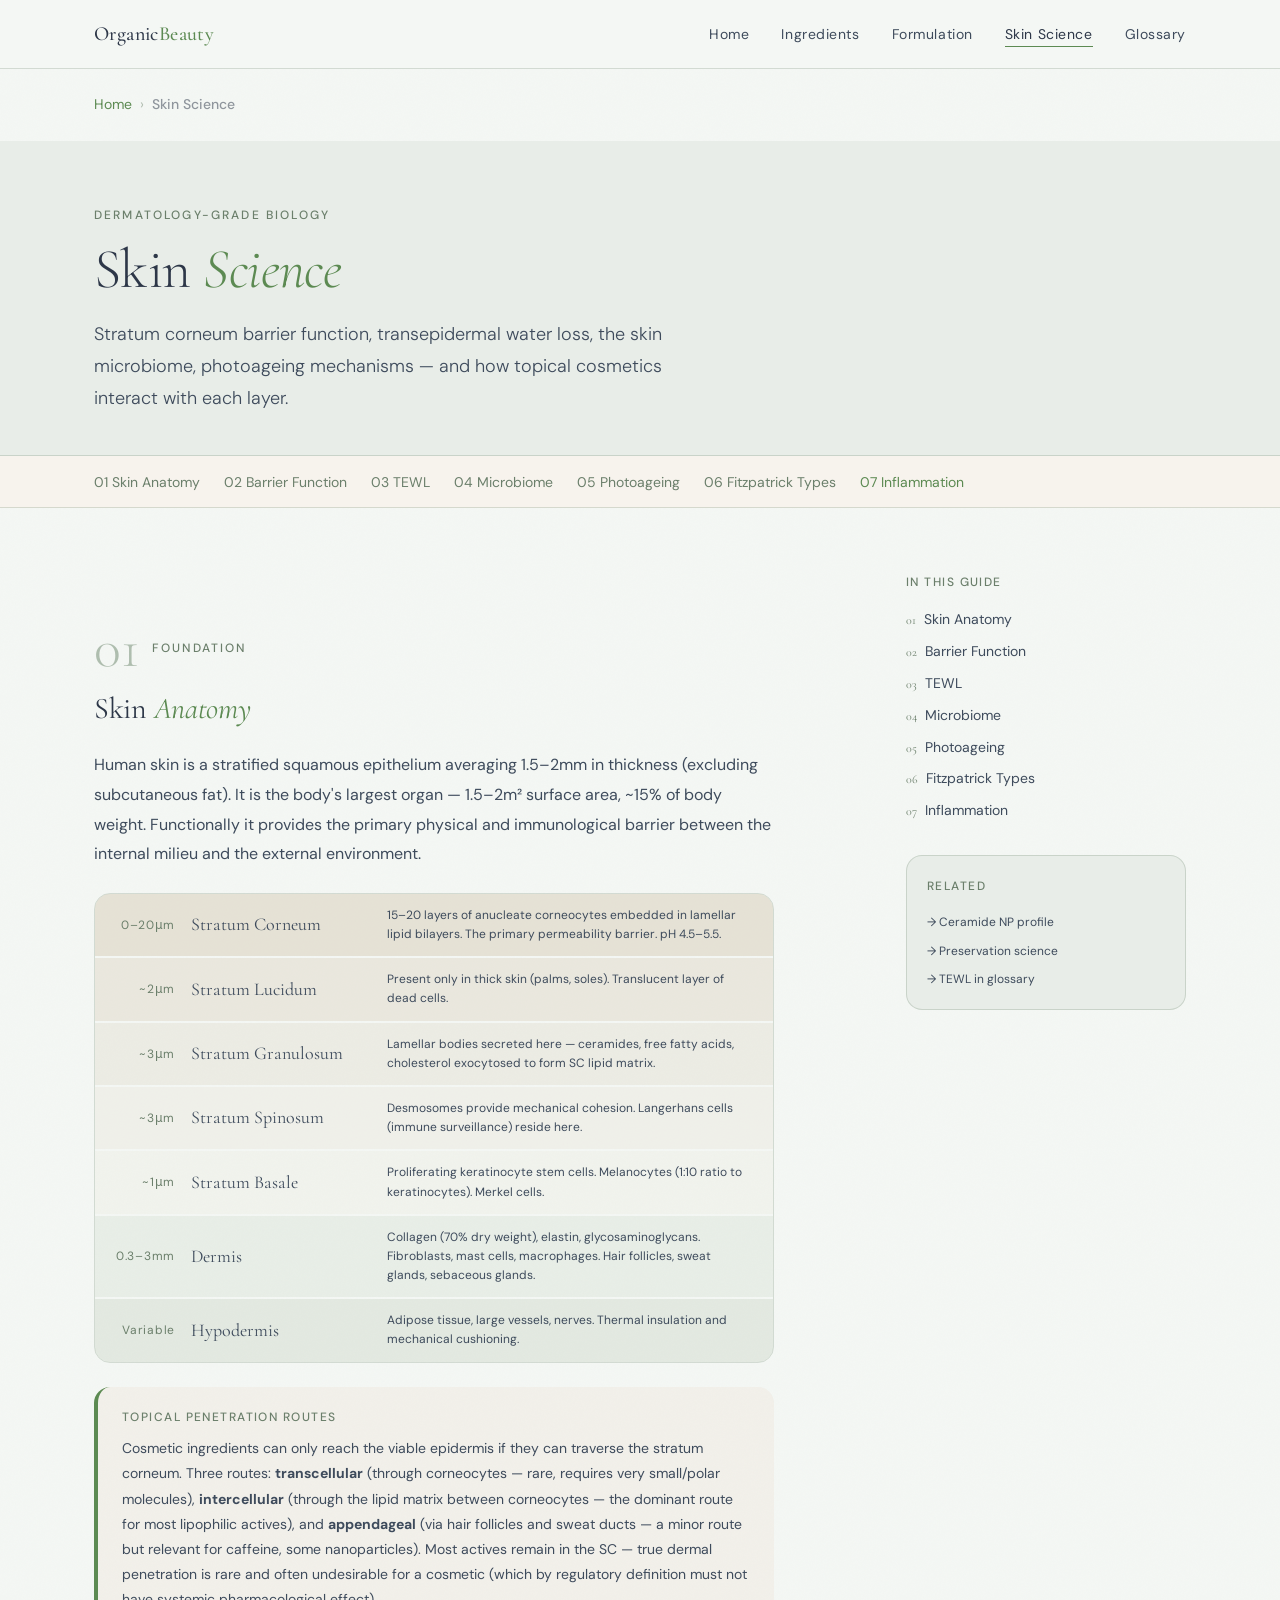
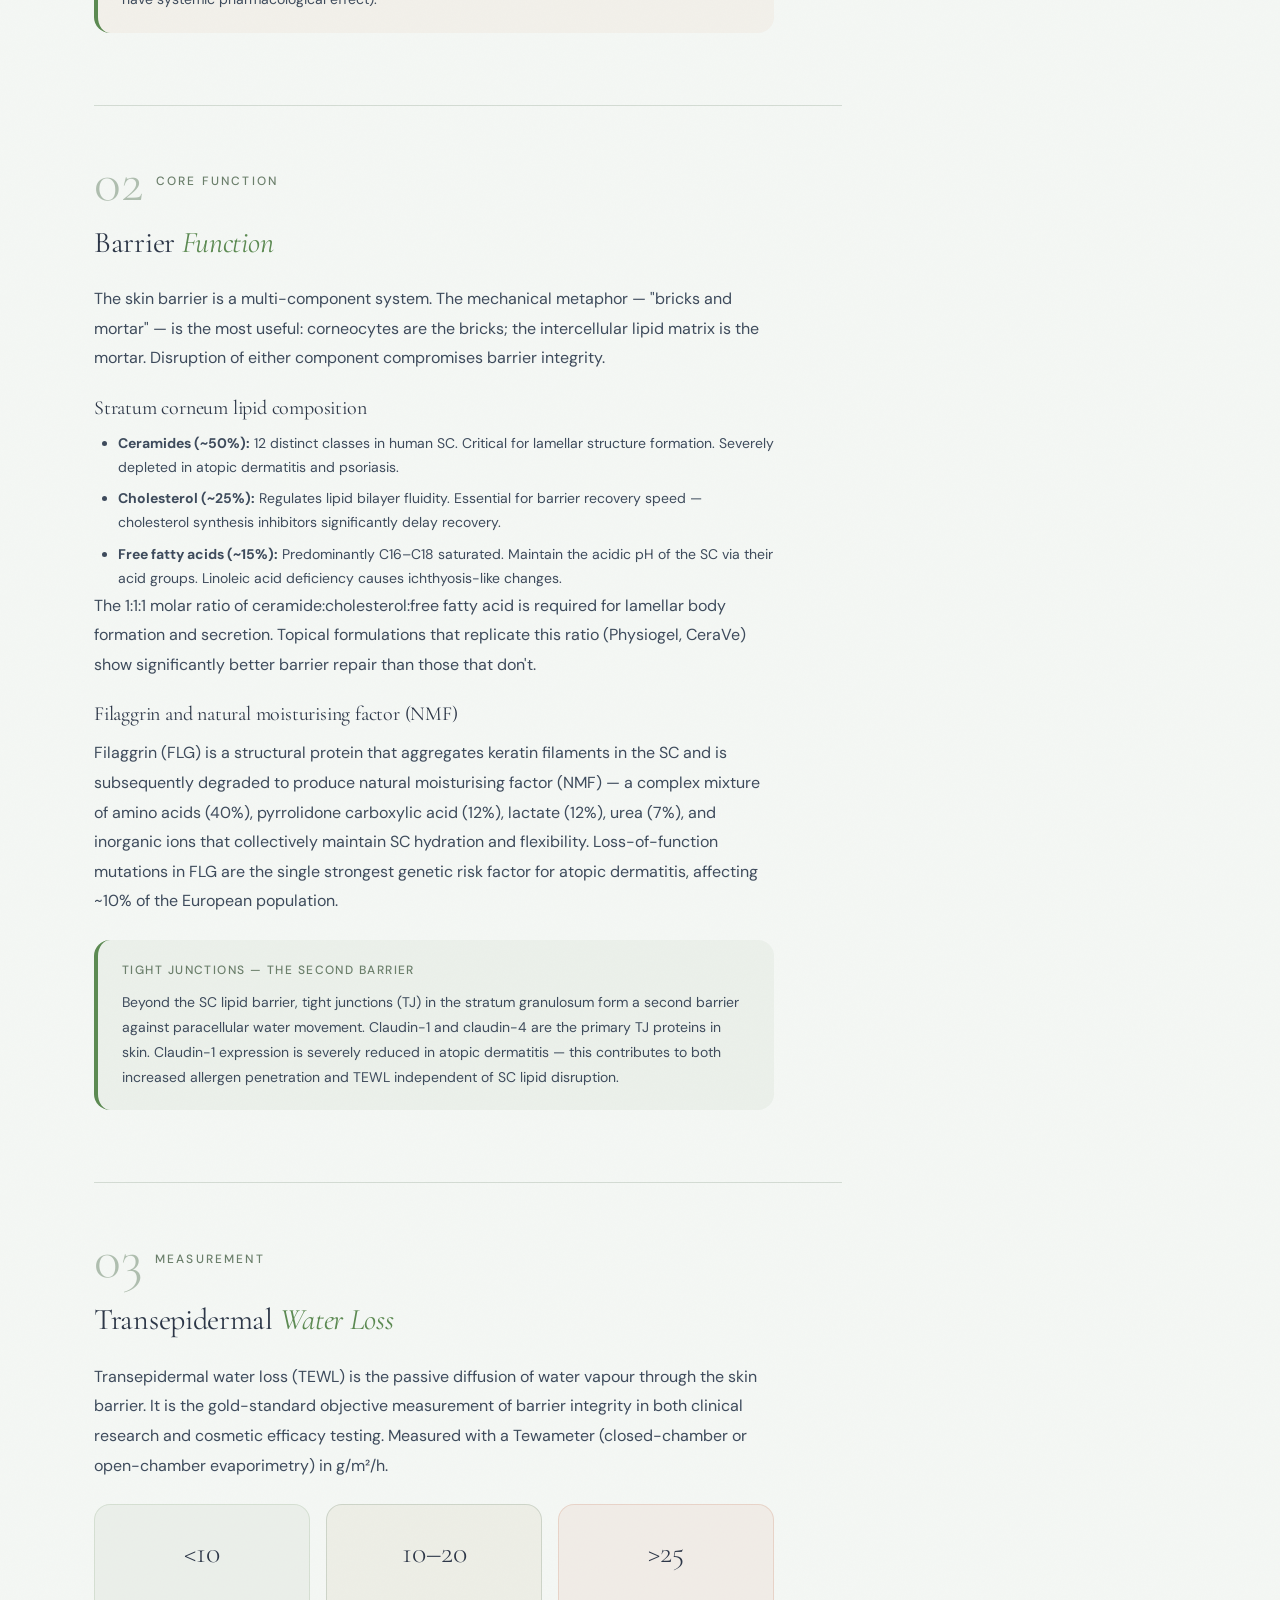
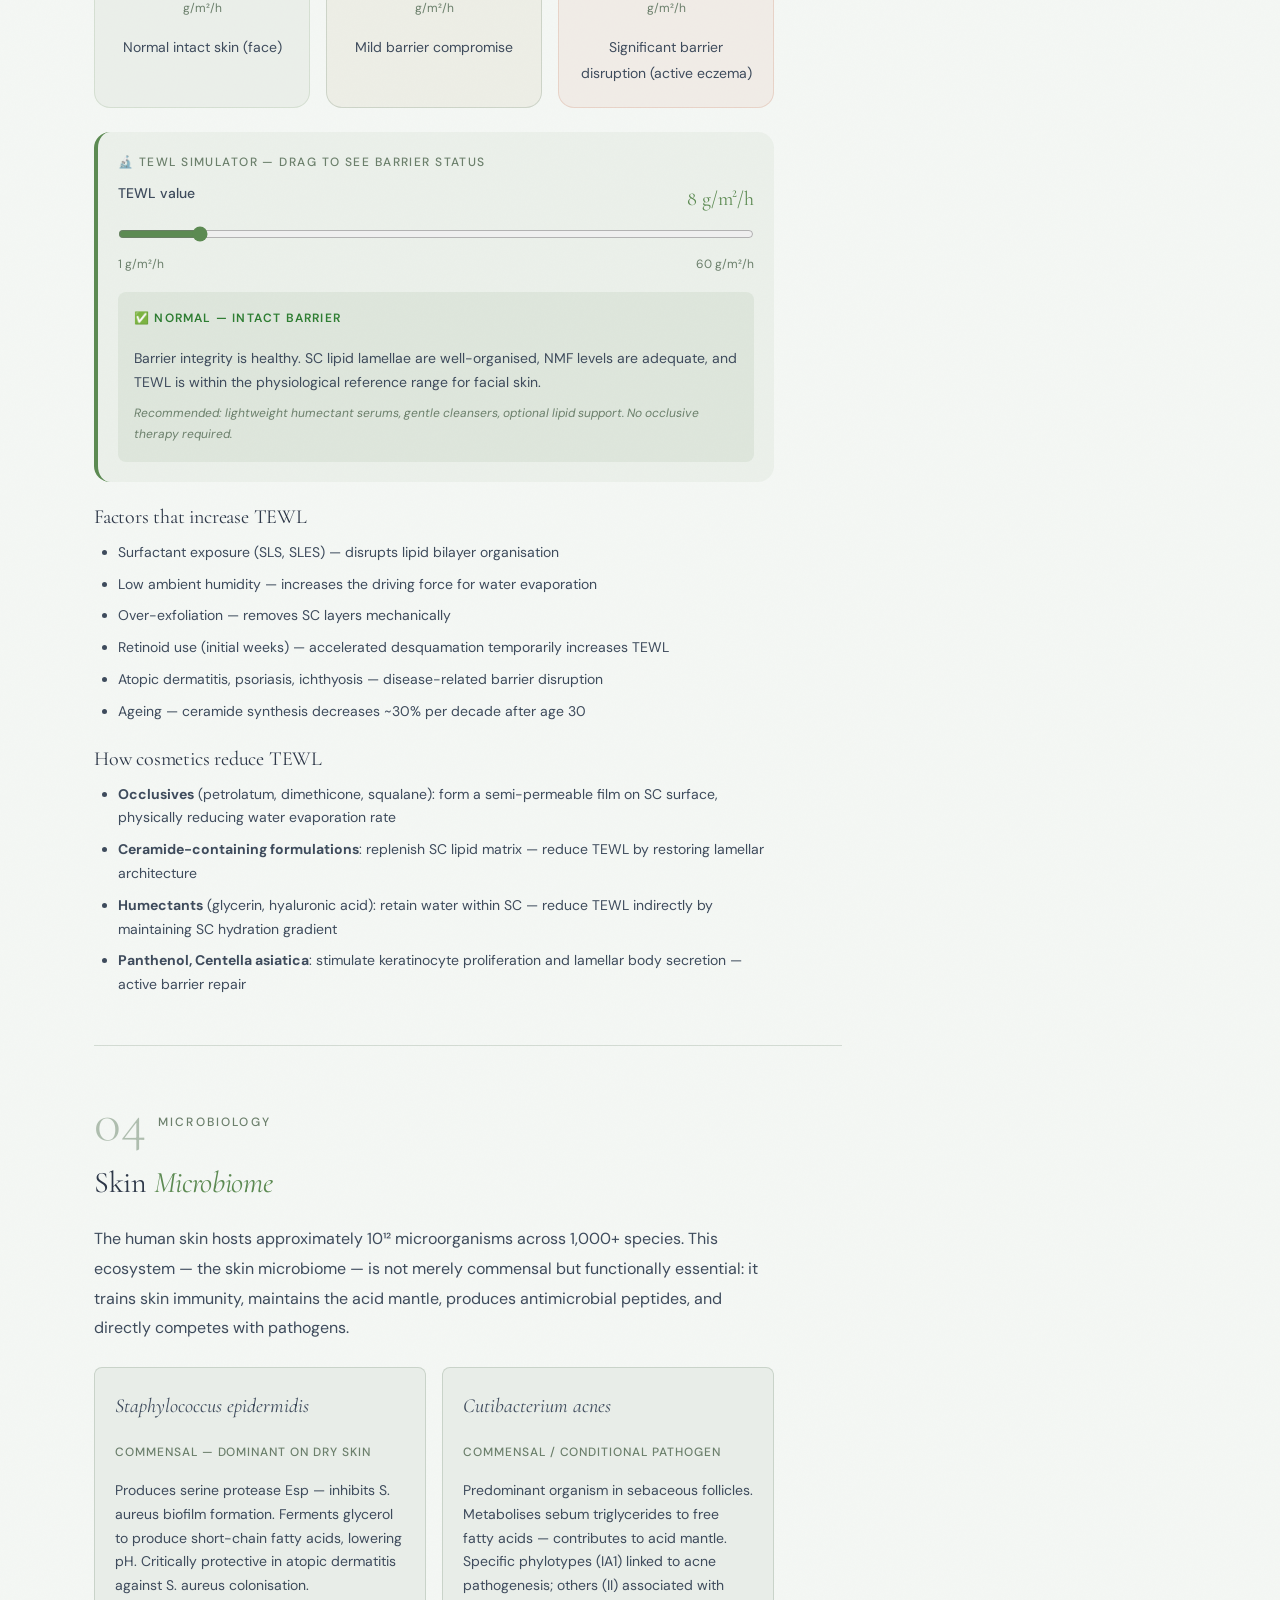
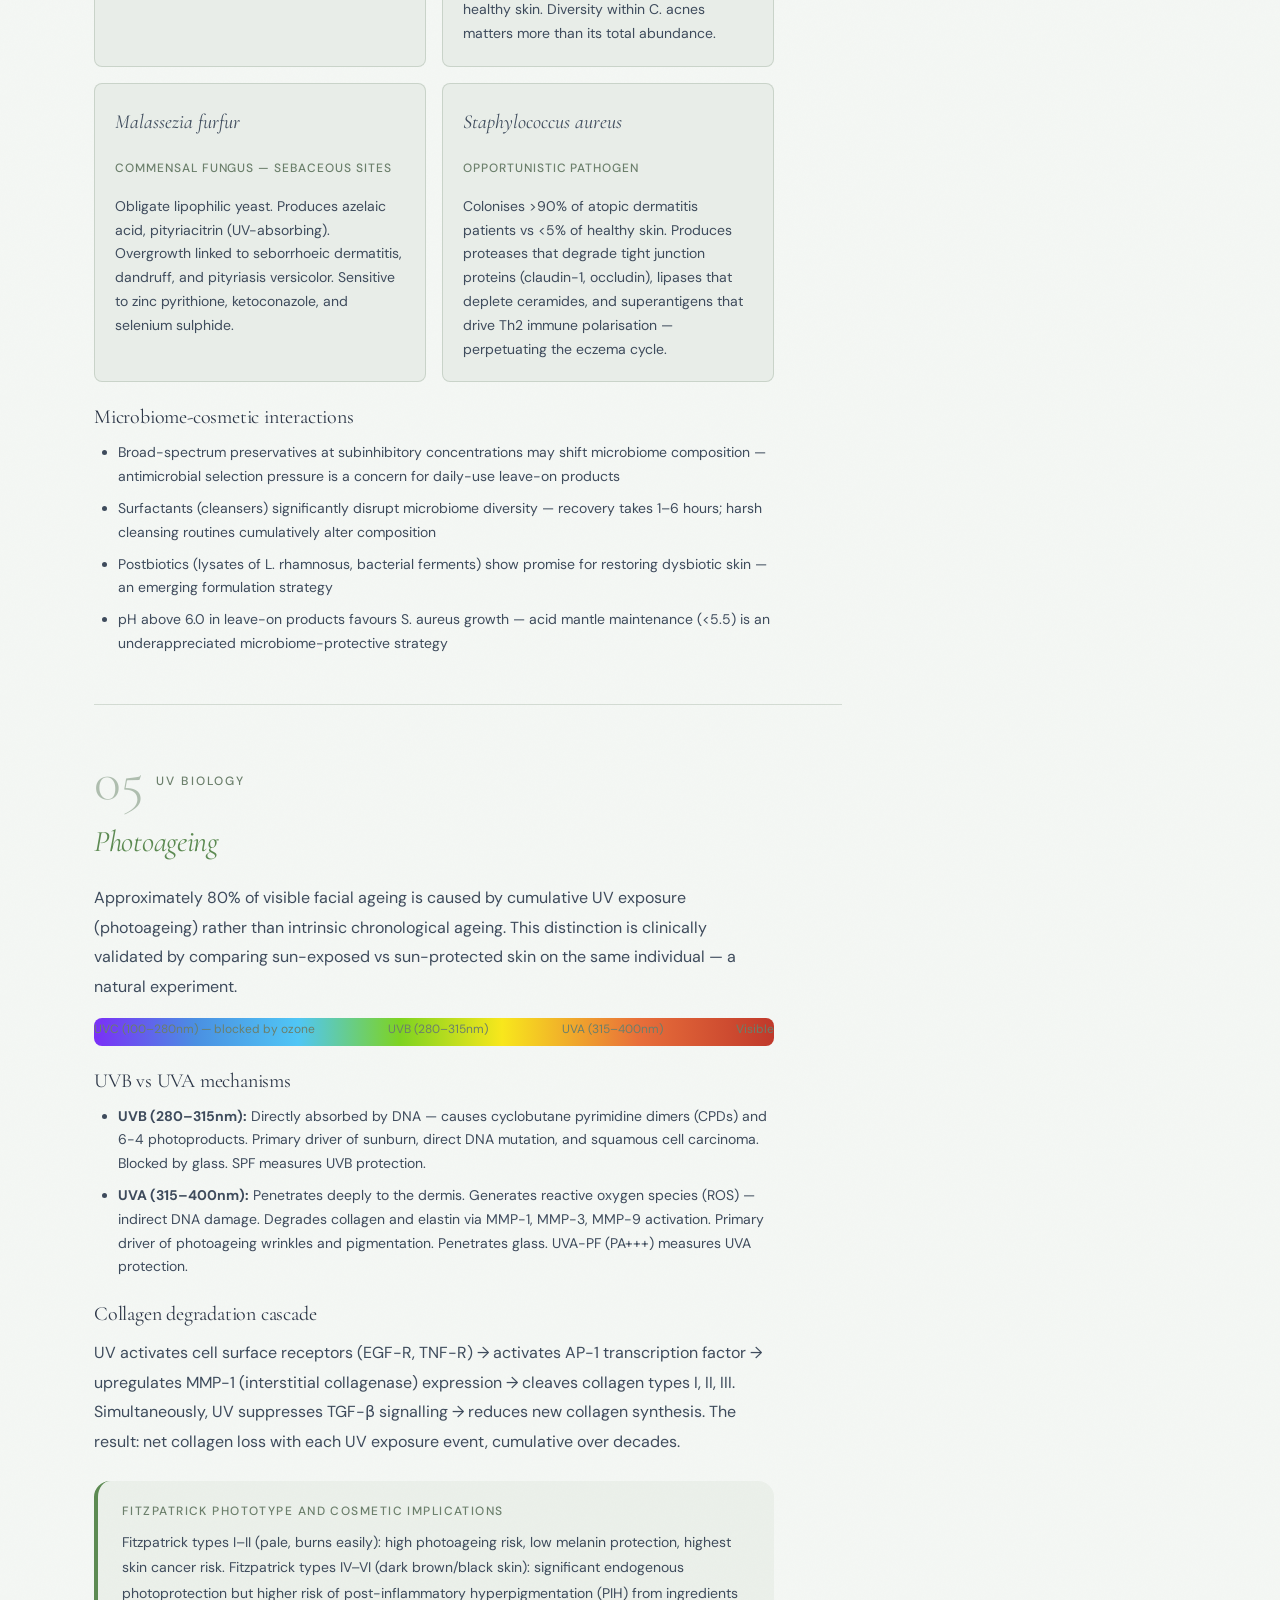
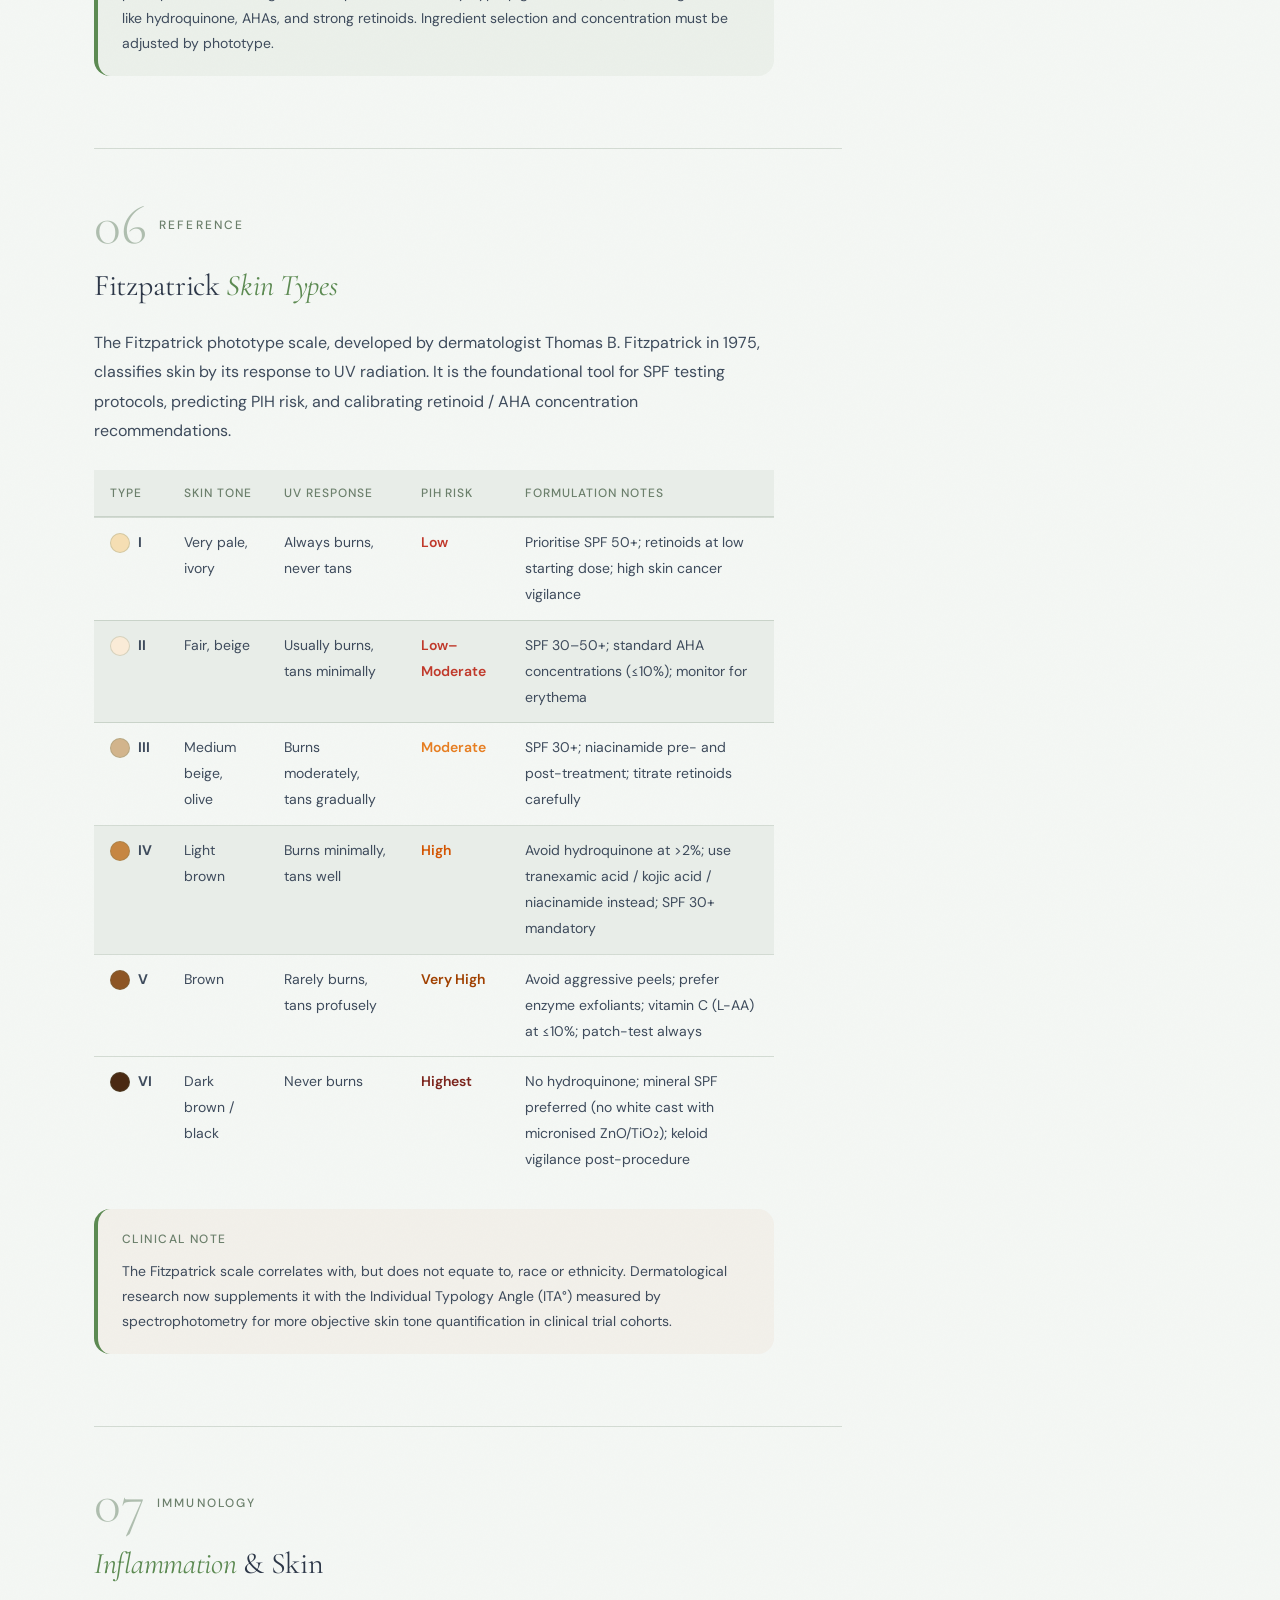
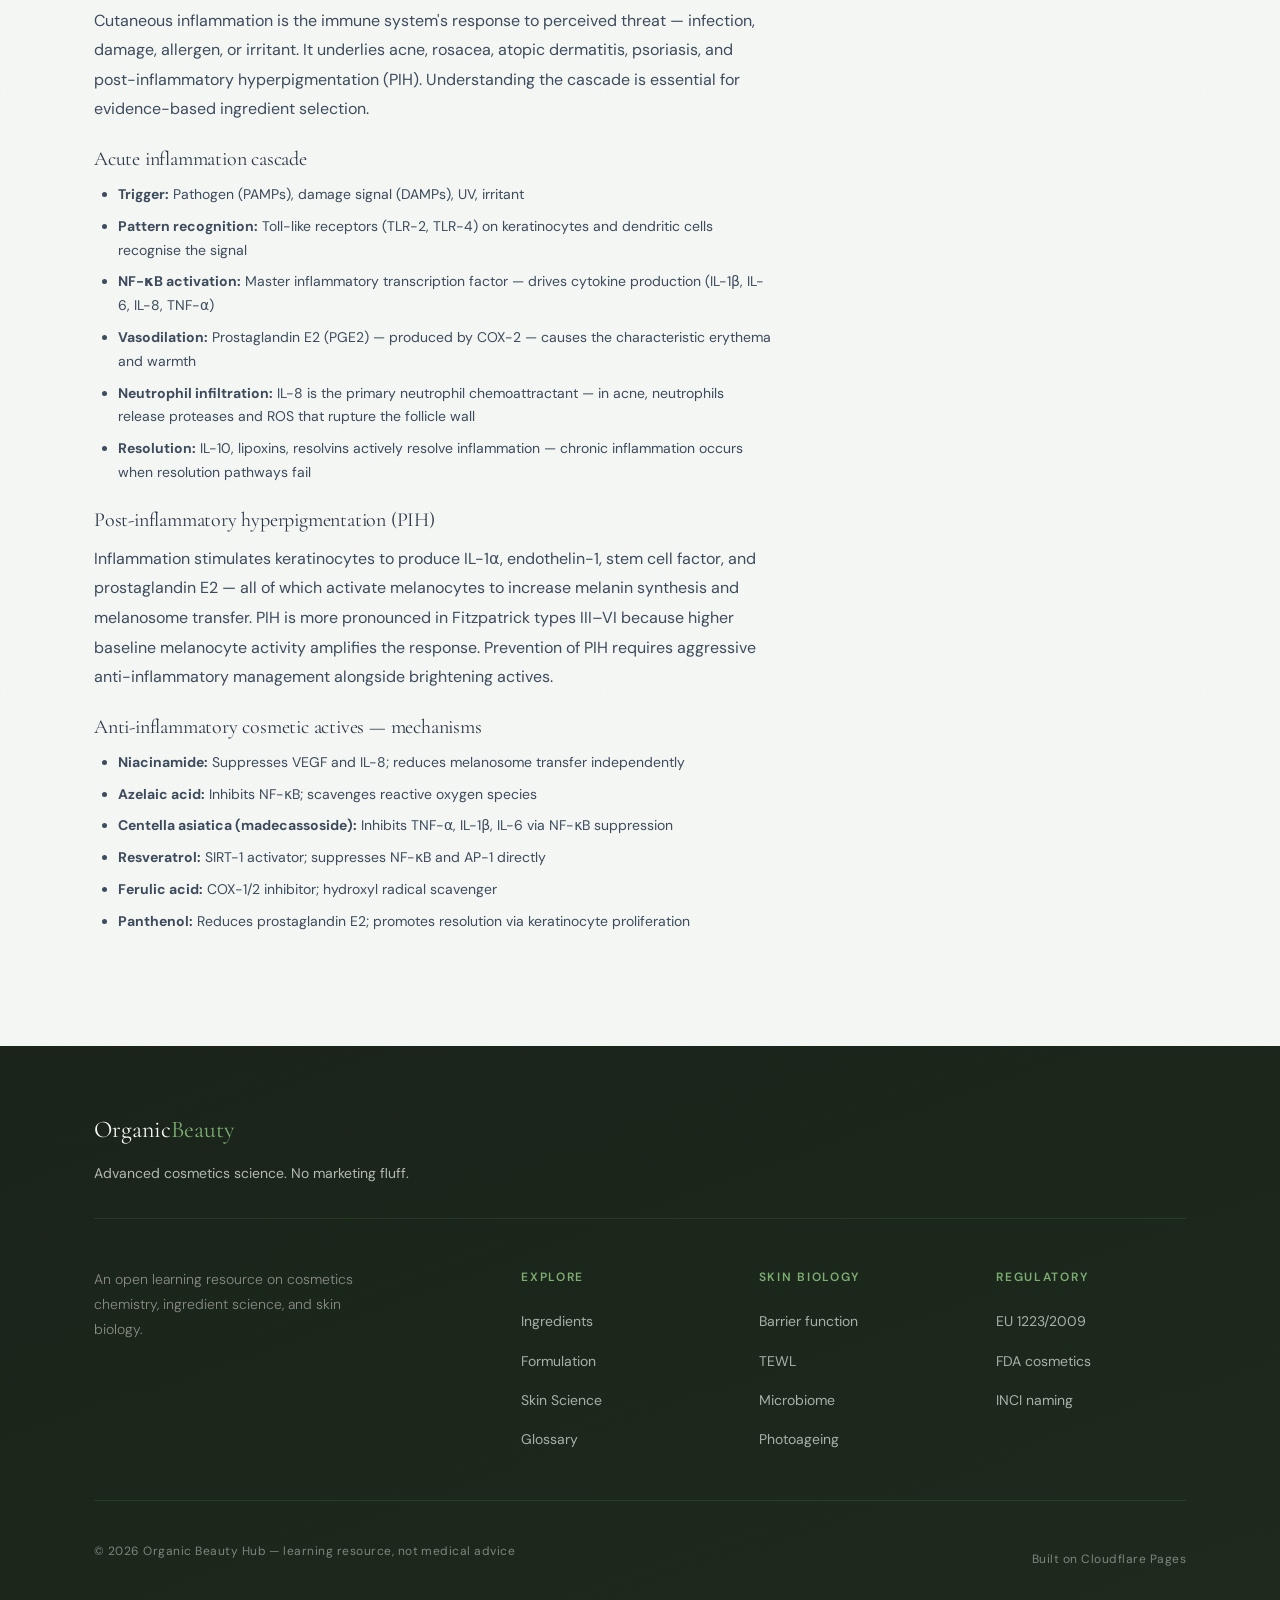
<file: skin-science.html>
<!DOCTYPE html>
<html lang="en">
<head>
  <meta charset="UTF-8">
  <meta name="viewport" content="width=device-width, initial-scale=1.0">
  <meta name="description" content="Dermatology-grade skin biology — stratum corneum barrier, TEWL, skin microbiome, photoageing, and inflammation cascades.">
  <meta name="robots" content="noindex, nofollow">
  <meta name="referrer" content="strict-origin-when-cross-origin">
  <meta name="theme-color" content="#F7F3ED">
  <title>Skin Science — Organic Beauty Hub</title>
  <link rel="preconnect" href="https://fonts.googleapis.com">
  <link rel="preconnect" href="https://fonts.gstatic.com" crossorigin>
  <link href="https://fonts.googleapis.com/css2?family=Cormorant+Garamond:ital,wght@0,300;0,400;0,500;0,600;1,300;1,400&family=DM+Sans:wght@300;400;500&display=swap" rel="stylesheet">
  <link rel="stylesheet" href="css/main.css">
  <style>
    .page-hero {
      padding-block: var(--space-16) var(--space-10);
      border-bottom: 1px solid var(--border);
      background: var(--bg-subtle);
    }
    .page-hero__title {
      font-family: var(--font-display);
      font-size: var(--text-5xl);
      font-weight: 300;
      margin-bottom: var(--space-4);
    }
    .page-hero__title em { font-style: italic; color: var(--accent-green); }

    .chapter-nav {
      position: sticky;
      top: 68px;
      z-index: 50;
      background: rgba(247,243,237,0.96);
      backdrop-filter: blur(10px);
      border-bottom: 1px solid var(--border);
      padding-block: var(--space-3);
    }
    .chapter-nav__list {
      display: flex;
      gap: var(--space-6);
      overflow-x: auto;
      scrollbar-width: none;
    }
    .chapter-nav__list::-webkit-scrollbar { display: none; }
    .chapter-nav__link {
      font-size: var(--text-sm);
      color: var(--text-muted);
      white-space: nowrap;
      transition: color var(--transition-fast);
      padding-bottom: var(--space-1);
      border-bottom: 1px solid transparent;
    }
    .chapter-nav__link:hover, .chapter-nav__link.active {
      color: var(--accent-green);
      border-bottom-color: var(--accent-green);
    }

    .content-layout {
      display: grid;
      grid-template-columns: 1fr 280px;
      gap: var(--space-16);
      align-items: start;
      padding-block: var(--space-16);
    }

    .chapter {
      padding-block: var(--space-12);
      border-bottom: 1px solid var(--border);
    }
    .chapter:last-child { border-bottom: none; }
    .chapter__label { display: flex; align-items: center; gap: var(--space-3); margin-bottom: var(--space-4); }
    .chapter__number { font-family: var(--font-display); font-size: var(--text-5xl); font-weight: 300; color: var(--border-strong); line-height: 1; }
    .chapter__title { font-family: var(--font-display); font-size: var(--text-3xl); font-weight: 400; margin-bottom: var(--space-6); }
    .chapter__title em { font-style: italic; color: var(--accent-green); }
    .chapter__body { font-size: var(--text-base); color: var(--text-secondary); line-height: 1.85; max-width: 680px; }
    .chapter__body p + p { margin-top: var(--space-4); }
    .chapter__body h4 { font-family: var(--font-display); font-size: var(--text-xl); margin-block: var(--space-6) var(--space-3); color: var(--text-primary); }
    .chapter__body ul { list-style: disc; padding-left: var(--space-6); margin-top: var(--space-3); display: flex; flex-direction: column; gap: var(--space-2); }
    .chapter__body li { font-size: var(--text-sm); color: var(--text-secondary); line-height: 1.7; }

    .callout {
      margin-block: var(--space-6);
      padding: var(--space-5) var(--space-6);
      border-radius: var(--radius-lg);
      border-left: 4px solid;
      font-size: var(--text-sm);
      line-height: 1.8;
      color: var(--text-secondary);
    }
    .callout--science { background: rgba(125,155,118,0.08); border-color: var(--color-sage); }
    .callout--clinic  { background: rgba(196,113,74,0.06);  border-color: var(--accent); }
    .callout__title { font-size: var(--text-xs); font-weight: 500; letter-spacing: 0.12em; text-transform: uppercase; color: var(--text-muted); margin-bottom: var(--space-2); }

    /* Skin layer diagram */
    .skin-layers {
      display: flex;
      flex-direction: column;
      gap: 2px;
      margin-block: var(--space-6);
      border-radius: var(--radius-lg);
      overflow: hidden;
      border: 1px solid var(--border);
    }
    .skin-layer {
      display: flex;
      align-items: center;
      gap: var(--space-4);
      padding: var(--space-3) var(--space-5);
    }
    .skin-layer__depth {
      font-size: var(--text-xs);
      color: var(--text-muted);
      letter-spacing: 0.06em;
      width: 60px;
      flex-shrink: 0;
      text-align: right;
    }
    .skin-layer__name { font-family: var(--font-display); font-size: var(--text-lg); flex-shrink: 0; width: 180px; }
    .skin-layer__desc { font-size: var(--text-xs); color: var(--text-secondary); line-height: 1.6; }
    .l1 { background: rgba(201,185,154,0.35); }
    .l2 { background: rgba(201,185,154,0.25); }
    .l3 { background: rgba(201,185,154,0.18); }
    .l4 { background: rgba(201,185,154,0.12); }
    .l5 { background: rgba(201,185,154,0.08); }
    .l6 { background: rgba(125,155,118,0.10); }
    .l7 { background: rgba(125,155,118,0.15); }

    /* TEWL meter */
    .tewl-grid {
      display: grid;
      grid-template-columns: repeat(3,1fr);
      gap: var(--space-4);
      margin-block: var(--space-6);
    }
    .tewl-card {
      padding: var(--space-5);
      border-radius: var(--radius-lg);
      border: 1px solid var(--border);
      text-align: center;
    }
    .tewl-card__value { font-family: var(--font-display); font-size: var(--text-3xl); font-weight: 300; color: var(--text-primary); }
    .tewl-card__unit  { font-size: var(--text-xs); color: var(--text-muted); margin-bottom: var(--space-2); }
    .tewl-card__label { font-size: var(--text-sm); color: var(--text-secondary); }
    .tewl-card--normal  { background: rgba(125,155,118,0.08); border-color: rgba(125,155,118,0.2); }
    .tewl-card--mild    { background: rgba(201,185,154,0.15); }
    .tewl-card--damaged { background: rgba(196,113,74,0.08); border-color: rgba(196,113,74,0.2); }

    /* Fitzpatrick table */
    .fitz-table-wrap { overflow-x: auto; margin-block: var(--space-6); }

    /* Microbiome bugs */
    .microbiome-grid {
      display: grid;
      grid-template-columns: 1fr 1fr;
      gap: var(--space-4);
      margin-block: var(--space-6);
    }
    .microbiome-card {
      padding: var(--space-5);
      border-radius: var(--radius-md);
      border: 1px solid var(--border);
      background: var(--bg-subtle);
    }
    .microbiome-card__name  { font-family: var(--font-display); font-size: var(--text-xl); font-style: italic; margin-bottom: var(--space-2); }
    .microbiome-card__role  { font-size: var(--text-xs); font-weight: 500; letter-spacing: 0.08em; text-transform: uppercase; color: var(--text-muted); margin-bottom: var(--space-3); }
    .microbiome-card__body  { font-size: var(--text-sm); color: var(--text-secondary); line-height: 1.7; }

    /* UV spectrum bar */
    .uv-bar {
      height: 28px;
      border-radius: var(--radius-md);
      background: linear-gradient(to right, #7B2FF7 0%, #4A90E2 15%, #50C6F5 30%, #7ED321 45%, #F8E71C 60%, #E86F3A 80%, #C0392B 100%);
      margin-block: var(--space-4);
      position: relative;
    }
    .uv-labels {
      display: flex;
      justify-content: space-between;
      font-size: var(--text-xs);
      color: var(--text-muted);
      margin-top: var(--space-2);
    }

    /* Sidebar */
    .sidebar { position: sticky; top: calc(68px + 48px + var(--space-8)); }
    .sidebar__title { font-size: var(--text-xs); font-weight: 500; letter-spacing: 0.12em; text-transform: uppercase; color: var(--text-muted); margin-bottom: var(--space-4); }
    .sidebar__list  { display: flex; flex-direction: column; gap: var(--space-2); }
    .sidebar__link  { font-size: var(--text-sm); color: var(--text-secondary); transition: color var(--transition-fast); display: flex; gap: var(--space-2); align-items: baseline; }
    .sidebar__link:hover { color: var(--accent-green); }
    .sidebar__num   { font-family: var(--font-display); font-size: var(--text-xs); color: var(--text-muted); flex-shrink: 0; }

    @media (max-width: 1024px) {
      .content-layout { grid-template-columns: 1fr; }
      .sidebar { display: none; }
      .tewl-grid { grid-template-columns: 1fr; }
      .microbiome-grid { grid-template-columns: 1fr; }
    }
  </style>
</head>
<body>

<a class="skip-link" href="#main">Skip to main content</a>

<nav class="nav" aria-label="Main navigation">
  <div class="container">
    <div class="nav__inner">
      <a href="index.html" class="nav__logo">Organic<span>Beauty</span></a>
      <ul class="nav__links" id="nav-links" role="list">
        <li><a href="index.html" class="nav__link">Home</a></li>
        <li><a href="ingredients.html" class="nav__link">Ingredients</a></li>
        <li><a href="formulation.html" class="nav__link">Formulation</a></li>
        <li><a href="skin-science.html" class="nav__link active" aria-current="page">Skin Science</a></li>
        <li><a href="glossary.html" class="nav__link">Glossary</a></li>
      </ul>
      <button class="nav__toggle" id="nav-toggle" aria-label="Toggle menu" aria-expanded="false" aria-controls="nav-links">
        <span></span><span></span><span></span>
      </button>
    </div>
  </div>
</nav>

<main id="main">

  <!-- Breadcrumbs -->
  <div class="container" style="padding-top: var(--space-6);">
    <nav class="breadcrumbs" aria-label="Breadcrumb">
      <a href="index.html">Home</a>
      <span>›</span>
      <span aria-current="page">Skin Science</span>
    </nav>
  </div>

  <header class="page-hero" aria-labelledby="page-title">
    <div class="container">
      <p class="section-label" style="margin-bottom:var(--space-3);">Dermatology-grade biology</p>
      <h1 class="page-hero__title" id="page-title">Skin <em>Science</em></h1>
      <p class="lead" style="max-width:620px;">
        Stratum corneum barrier function, transepidermal water loss, the skin microbiome, photoageing mechanisms — and how topical cosmetics interact with each layer.
      </p>
    </div>
  </header>

  <nav class="chapter-nav" aria-label="Chapter navigation">
    <div class="container">
      <ul class="chapter-nav__list" role="list">
        <li><a href="#anatomy"      class="chapter-nav__link">01 Skin Anatomy</a></li>
        <li><a href="#barrier"      class="chapter-nav__link">02 Barrier Function</a></li>
        <li><a href="#tewl"         class="chapter-nav__link">03 TEWL</a></li>
        <li><a href="#microbiome"   class="chapter-nav__link">04 Microbiome</a></li>
        <li><a href="#photoageing"  class="chapter-nav__link">05 Photoageing</a></li>
        <li><a href="#fitzpatrick"  class="chapter-nav__link">06 Fitzpatrick Types</a></li>
        <li><a href="#inflammation" class="chapter-nav__link">07 Inflammation</a></li>
      </ul>
    </div>
  </nav>

  <div class="container">
    <div class="content-layout">
      <div>

        <!-- Ch 1 -->
        <article class="chapter" id="anatomy" aria-labelledby="ch1-title">
          <div class="chapter__label">
            <span class="chapter__number">01</span>
            <span class="section-label">Foundation</span>
          </div>
          <h2 class="chapter__title" id="ch1-title">Skin <em>Anatomy</em></h2>
          <div class="chapter__body">
            <p>Human skin is a stratified squamous epithelium averaging 1.5–2mm in thickness (excluding subcutaneous fat). It is the body's largest organ — 1.5–2m² surface area, ~15% of body weight. Functionally it provides the primary physical and immunological barrier between the internal milieu and the external environment.</p>

            <div class="skin-layers" aria-label="Skin layer diagram from surface to deep">
              <div class="skin-layer l1">
                <span class="skin-layer__depth">0–20μm</span>
                <span class="skin-layer__name">Stratum Corneum</span>
                <span class="skin-layer__desc">15–20 layers of anucleate corneocytes embedded in lamellar lipid bilayers. The primary permeability barrier. pH 4.5–5.5.</span>
              </div>
              <div class="skin-layer l2">
                <span class="skin-layer__depth">~2μm</span>
                <span class="skin-layer__name">Stratum Lucidum</span>
                <span class="skin-layer__desc">Present only in thick skin (palms, soles). Translucent layer of dead cells.</span>
              </div>
              <div class="skin-layer l3">
                <span class="skin-layer__depth">~3μm</span>
                <span class="skin-layer__name">Stratum Granulosum</span>
                <span class="skin-layer__desc">Lamellar bodies secreted here — ceramides, free fatty acids, cholesterol exocytosed to form SC lipid matrix.</span>
              </div>
              <div class="skin-layer l4">
                <span class="skin-layer__depth">~3μm</span>
                <span class="skin-layer__name">Stratum Spinosum</span>
                <span class="skin-layer__desc">Desmosomes provide mechanical cohesion. Langerhans cells (immune surveillance) reside here.</span>
              </div>
              <div class="skin-layer l5">
                <span class="skin-layer__depth">~1μm</span>
                <span class="skin-layer__name">Stratum Basale</span>
                <span class="skin-layer__desc">Proliferating keratinocyte stem cells. Melanocytes (1:10 ratio to keratinocytes). Merkel cells.</span>
              </div>
              <div class="skin-layer l6">
                <span class="skin-layer__depth">0.3–3mm</span>
                <span class="skin-layer__name">Dermis</span>
                <span class="skin-layer__desc">Collagen (70% dry weight), elastin, glycosaminoglycans. Fibroblasts, mast cells, macrophages. Hair follicles, sweat glands, sebaceous glands.</span>
              </div>
              <div class="skin-layer l7">
                <span class="skin-layer__depth">Variable</span>
                <span class="skin-layer__name">Hypodermis</span>
                <span class="skin-layer__desc">Adipose tissue, large vessels, nerves. Thermal insulation and mechanical cushioning.</span>
              </div>
            </div>

            <div class="callout callout--clinic">
              <p class="callout__title">Topical penetration routes</p>
              Cosmetic ingredients can only reach the viable epidermis if they can traverse the stratum corneum. Three routes: <strong>transcellular</strong> (through corneocytes — rare, requires very small/polar molecules), <strong>intercellular</strong> (through the lipid matrix between corneocytes — the dominant route for most lipophilic actives), and <strong>appendageal</strong> (via hair follicles and sweat ducts — a minor route but relevant for caffeine, some nanoparticles). Most actives remain in the SC — true dermal penetration is rare and often undesirable for a cosmetic (which by regulatory definition must not have systemic pharmacological effect).
            </div>
          </div>
        </article>

        <!-- Ch 2 -->
        <article class="chapter" id="barrier" aria-labelledby="ch2-title">
          <div class="chapter__label">
            <span class="chapter__number">02</span>
            <span class="section-label">Core function</span>
          </div>
          <h2 class="chapter__title" id="ch2-title">Barrier <em>Function</em></h2>
          <div class="chapter__body">
            <p>The skin barrier is a multi-component system. The mechanical metaphor — "bricks and mortar" — is the most useful: corneocytes are the bricks; the intercellular lipid matrix is the mortar. Disruption of either component compromises barrier integrity.</p>
            <h4>Stratum corneum lipid composition</h4>
            <ul>
              <li><strong>Ceramides (~50%):</strong> 12 distinct classes in human SC. Critical for lamellar structure formation. Severely depleted in atopic dermatitis and psoriasis.</li>
              <li><strong>Cholesterol (~25%):</strong> Regulates lipid bilayer fluidity. Essential for barrier recovery speed — cholesterol synthesis inhibitors significantly delay recovery.</li>
              <li><strong>Free fatty acids (~15%):</strong> Predominantly C16–C18 saturated. Maintain the acidic pH of the SC via their acid groups. Linoleic acid deficiency causes ichthyosis-like changes.</li>
            </ul>
            <p>The 1:1:1 molar ratio of ceramide:cholesterol:free fatty acid is required for lamellar body formation and secretion. Topical formulations that replicate this ratio (Physiogel, CeraVe) show significantly better barrier repair than those that don't.</p>

            <h4>Filaggrin and natural moisturising factor (NMF)</h4>
            <p>Filaggrin (FLG) is a structural protein that aggregates keratin filaments in the SC and is subsequently degraded to produce natural moisturising factor (NMF) — a complex mixture of amino acids (40%), pyrrolidone carboxylic acid (12%), lactate (12%), urea (7%), and inorganic ions that collectively maintain SC hydration and flexibility. Loss-of-function mutations in FLG are the single strongest genetic risk factor for atopic dermatitis, affecting ~10% of the European population.</p>

            <div class="callout callout--science">
              <p class="callout__title">Tight junctions — the second barrier</p>
              Beyond the SC lipid barrier, tight junctions (TJ) in the stratum granulosum form a second barrier against paracellular water movement. Claudin-1 and claudin-4 are the primary TJ proteins in skin. Claudin-1 expression is severely reduced in atopic dermatitis — this contributes to both increased allergen penetration and TEWL independent of SC lipid disruption.
            </div>
          </div>
        </article>

        <!-- Ch 3 -->
        <article class="chapter" id="tewl" aria-labelledby="ch3-title">
          <div class="chapter__label">
            <span class="chapter__number">03</span>
            <span class="section-label">Measurement</span>
          </div>
          <h2 class="chapter__title" id="ch3-title">Transepidermal <em>Water Loss</em></h2>
          <div class="chapter__body">
            <p>Transepidermal water loss (TEWL) is the passive diffusion of water vapour through the skin barrier. It is the gold-standard objective measurement of barrier integrity in both clinical research and cosmetic efficacy testing. Measured with a Tewameter (closed-chamber or open-chamber evaporimetry) in g/m²/h.</p>

            <div class="tewl-grid" aria-label="TEWL reference ranges">
              <div class="tewl-card tewl-card--normal">
                <p class="tewl-card__value">&lt;10</p>
                <p class="tewl-card__unit">g/m²/h</p>
                <p class="tewl-card__label">Normal intact skin (face)</p>
              </div>
              <div class="tewl-card tewl-card--mild">
                <p class="tewl-card__value">10–20</p>
                <p class="tewl-card__unit">g/m²/h</p>
                <p class="tewl-card__label">Mild barrier compromise</p>
              </div>
              <div class="tewl-card tewl-card--damaged">
                <p class="tewl-card__value">&gt;25</p>
                <p class="tewl-card__unit">g/m²/h</p>
                <p class="tewl-card__label">Significant barrier disruption (active eczema)</p>
              </div>
            </div>

            <!-- TEWL Simulator -->
            <div class="callout callout--science" id="tewl-sim-wrap" style="padding: var(--space-5);">
              <p class="callout__title">🔬 TEWL Simulator — drag to see barrier status</p>
              <div style="margin-bottom: var(--space-4);">
                <div style="display:flex; justify-content:space-between; margin-bottom: var(--space-2);">
                  <label for="tewl-slider" style="font-size:var(--text-sm); color:var(--text-secondary); font-weight:500;">TEWL value</label>
                  <span id="tewl-value-display" style="font-family:var(--font-display); font-size:var(--text-xl); color:var(--accent);">8 g/m²/h</span>
                </div>
                <input type="range" id="tewl-slider" min="1" max="60" value="8" step="1"
                  style="width:100%; accent-color:var(--accent); cursor:pointer;">
                <div style="display:flex; justify-content:space-between; font-size:var(--text-xs); color:var(--text-muted); margin-top:4px;">
                  <span>1 g/m²/h</span><span>60 g/m²/h</span>
                </div>
              </div>
              <div id="tewl-sim-result" style="border-radius:var(--radius-md); padding:var(--space-4); transition:background 0.3s;">
                <p id="tewl-sim-badge" style="font-size:var(--text-xs); font-weight:600; letter-spacing:0.1em; text-transform:uppercase; margin-bottom:var(--space-2);">Normal</p>
                <p id="tewl-sim-desc" style="font-size:var(--text-sm); color:var(--text-secondary); line-height:1.75;"></p>
                <p id="tewl-sim-rec" style="font-size:var(--text-xs); color:var(--text-muted); margin-top:var(--space-2); font-style:italic;"></p>
              </div>
            </div>

            <h4>Factors that increase TEWL</h4>
            <ul>
              <li>Surfactant exposure (SLS, SLES) — disrupts lipid bilayer organisation</li>
              <li>Low ambient humidity — increases the driving force for water evaporation</li>
              <li>Over-exfoliation — removes SC layers mechanically</li>
              <li>Retinoid use (initial weeks) — accelerated desquamation temporarily increases TEWL</li>
              <li>Atopic dermatitis, psoriasis, ichthyosis — disease-related barrier disruption</li>
              <li>Ageing — ceramide synthesis decreases ~30% per decade after age 30</li>
            </ul>
            <h4>How cosmetics reduce TEWL</h4>
            <ul>
              <li><strong>Occlusives</strong> (petrolatum, dimethicone, squalane): form a semi-permeable film on SC surface, physically reducing water evaporation rate</li>
              <li><strong>Ceramide-containing formulations</strong>: replenish SC lipid matrix — reduce TEWL by restoring lamellar architecture</li>
              <li><strong>Humectants</strong> (glycerin, hyaluronic acid): retain water within SC — reduce TEWL indirectly by maintaining SC hydration gradient</li>
              <li><strong>Panthenol, Centella asiatica</strong>: stimulate keratinocyte proliferation and lamellar body secretion — active barrier repair</li>
            </ul>
          </div>
        </article>

        <!-- Ch 4 -->
        <article class="chapter" id="microbiome" aria-labelledby="ch4-title">
          <div class="chapter__label">
            <span class="chapter__number">04</span>
            <span class="section-label">Microbiology</span>
          </div>
          <h2 class="chapter__title" id="ch4-title">Skin <em>Microbiome</em></h2>
          <div class="chapter__body">
            <p>The human skin hosts approximately 10¹² microorganisms across 1,000+ species. This ecosystem — the skin microbiome — is not merely commensal but functionally essential: it trains skin immunity, maintains the acid mantle, produces antimicrobial peptides, and directly competes with pathogens.</p>

            <div class="microbiome-grid" aria-label="Key skin microbiome organisms">
              <div class="microbiome-card">
                <p class="microbiome-card__name">Staphylococcus epidermidis</p>
                <p class="microbiome-card__role">Commensal — dominant on dry skin</p>
                <p class="microbiome-card__body">Produces serine protease Esp — inhibits S. aureus biofilm formation. Ferments glycerol to produce short-chain fatty acids, lowering pH. Critically protective in atopic dermatitis against S. aureus colonisation.</p>
              </div>
              <div class="microbiome-card">
                <p class="microbiome-card__name">Cutibacterium acnes</p>
                <p class="microbiome-card__role">Commensal / conditional pathogen</p>
                <p class="microbiome-card__body">Predominant organism in sebaceous follicles. Metabolises sebum triglycerides to free fatty acids — contributes to acid mantle. Specific phylotypes (IA1) linked to acne pathogenesis; others (II) associated with healthy skin. Diversity within C. acnes matters more than its total abundance.</p>
              </div>
              <div class="microbiome-card">
                <p class="microbiome-card__name">Malassezia furfur</p>
                <p class="microbiome-card__role">Commensal fungus — sebaceous sites</p>
                <p class="microbiome-card__body">Obligate lipophilic yeast. Produces azelaic acid, pityriacitrin (UV-absorbing). Overgrowth linked to seborrhoeic dermatitis, dandruff, and pityriasis versicolor. Sensitive to zinc pyrithione, ketoconazole, and selenium sulphide.</p>
              </div>
              <div class="microbiome-card">
                <p class="microbiome-card__name">Staphylococcus aureus</p>
                <p class="microbiome-card__role">Opportunistic pathogen</p>
                <p class="microbiome-card__body">Colonises &gt;90% of atopic dermatitis patients vs &lt;5% of healthy skin. Produces proteases that degrade tight junction proteins (claudin-1, occludin), lipases that deplete ceramides, and superantigens that drive Th2 immune polarisation — perpetuating the eczema cycle.</p>
              </div>
            </div>

            <h4>Microbiome-cosmetic interactions</h4>
            <ul>
              <li>Broad-spectrum preservatives at subinhibitory concentrations may shift microbiome composition — antimicrobial selection pressure is a concern for daily-use leave-on products</li>
              <li>Surfactants (cleansers) significantly disrupt microbiome diversity — recovery takes 1–6 hours; harsh cleansing routines cumulatively alter composition</li>
              <li>Postbiotics (lysates of L. rhamnosus, bacterial ferments) show promise for restoring dysbiotic skin — an emerging formulation strategy</li>
              <li>pH above 6.0 in leave-on products favours S. aureus growth — acid mantle maintenance (&lt;5.5) is an underappreciated microbiome-protective strategy</li>
            </ul>
          </div>
        </article>

        <!-- Ch 5 -->
        <article class="chapter" id="photoageing" aria-labelledby="ch5-title">
          <div class="chapter__label">
            <span class="chapter__number">05</span>
            <span class="section-label">UV biology</span>
          </div>
          <h2 class="chapter__title" id="ch5-title"><em>Photoageing</em></h2>
          <div class="chapter__body">
            <p>Approximately 80% of visible facial ageing is caused by cumulative UV exposure (photoageing) rather than intrinsic chronological ageing. This distinction is clinically validated by comparing sun-exposed vs sun-protected skin on the same individual — a natural experiment.</p>

            <div class="uv-bar" role="img" aria-label="UV spectrum from UVC to visible light">
              <div class="uv-labels">
                <span>UVC (100–280nm) — blocked by ozone</span>
                <span>UVB (280–315nm)</span>
                <span>UVA (315–400nm)</span>
                <span>Visible</span>
              </div>
            </div>

            <h4>UVB vs UVA mechanisms</h4>
            <ul>
              <li><strong>UVB (280–315nm):</strong> Directly absorbed by DNA — causes cyclobutane pyrimidine dimers (CPDs) and 6-4 photoproducts. Primary driver of sunburn, direct DNA mutation, and squamous cell carcinoma. Blocked by glass. SPF measures UVB protection.</li>
              <li><strong>UVA (315–400nm):</strong> Penetrates deeply to the dermis. Generates reactive oxygen species (ROS) — indirect DNA damage. Degrades collagen and elastin via MMP-1, MMP-3, MMP-9 activation. Primary driver of photoageing wrinkles and pigmentation. Penetrates glass. UVA-PF (PA+++) measures UVA protection.</li>
            </ul>

            <h4>Collagen degradation cascade</h4>
            <p>UV activates cell surface receptors (EGF-R, TNF-R) → activates AP-1 transcription factor → upregulates MMP-1 (interstitial collagenase) expression → cleaves collagen types I, II, III. Simultaneously, UV suppresses TGF-β signalling → reduces new collagen synthesis. The result: net collagen loss with each UV exposure event, cumulative over decades.</p>

            <div class="callout callout--science">
              <p class="callout__title">Fitzpatrick phototype and cosmetic implications</p>
              Fitzpatrick types I–II (pale, burns easily): high photoageing risk, low melanin protection, highest skin cancer risk. Fitzpatrick types IV–VI (dark brown/black skin): significant endogenous photoprotection but higher risk of post-inflammatory hyperpigmentation (PIH) from ingredients like hydroquinone, AHAs, and strong retinoids. Ingredient selection and concentration must be adjusted by phototype.
            </div>
          </div>
        </article>

        <!-- Ch 6 — Fitzpatrick Table -->
        <article class="chapter" id="fitzpatrick" aria-labelledby="ch6-title">
          <div class="chapter__label">
            <span class="chapter__number">06</span>
            <span class="section-label">Reference</span>
          </div>
          <h2 class="chapter__title" id="ch6-title">Fitzpatrick <em>Skin Types</em></h2>
          <div class="chapter__body">
            <p>The Fitzpatrick phototype scale, developed by dermatologist Thomas B. Fitzpatrick in 1975, classifies skin by its response to UV radiation. It is the foundational tool for SPF testing protocols, predicting PIH risk, and calibrating retinoid / AHA concentration recommendations.</p>

            <div class="fitz-table-wrap" role="region" aria-label="Fitzpatrick Skin Type Table">
              <table style="width:100%; border-collapse:collapse; font-size:var(--text-sm);">
                <thead>
                  <tr style="background:var(--bg-subtle);">
                    <th style="padding:var(--space-3) var(--space-4); text-align:left; font-size:var(--text-xs); font-weight:500; letter-spacing:0.08em; text-transform:uppercase; color:var(--text-muted); border-bottom:2px solid var(--border);">Type</th>
                    <th style="padding:var(--space-3) var(--space-4); text-align:left; font-size:var(--text-xs); font-weight:500; letter-spacing:0.08em; text-transform:uppercase; color:var(--text-muted); border-bottom:2px solid var(--border);">Skin Tone</th>
                    <th style="padding:var(--space-3) var(--space-4); text-align:left; font-size:var(--text-xs); font-weight:500; letter-spacing:0.08em; text-transform:uppercase; color:var(--text-muted); border-bottom:2px solid var(--border);">UV Response</th>
                    <th style="padding:var(--space-3) var(--space-4); text-align:left; font-size:var(--text-xs); font-weight:500; letter-spacing:0.08em; text-transform:uppercase; color:var(--text-muted); border-bottom:2px solid var(--border);">PIH Risk</th>
                    <th style="padding:var(--space-3) var(--space-4); text-align:left; font-size:var(--text-xs); font-weight:500; letter-spacing:0.08em; text-transform:uppercase; color:var(--text-muted); border-bottom:2px solid var(--border);">Formulation Notes</th>
                  </tr>
                </thead>
                <tbody>
                  <tr style="border-bottom:1px solid var(--border);">
                    <td style="padding:var(--space-3) var(--space-4); vertical-align:top;">
                      <span style="display:inline-flex; align-items:center; gap:var(--space-2);">
                        <span style="width:20px;height:20px;border-radius:50%;background:#F5DEB3;border:1px solid var(--border);flex-shrink:0;"></span>
                        <strong>I</strong>
                      </span>
                    </td>
                    <td style="padding:var(--space-3) var(--space-4); color:var(--text-secondary); vertical-align:top;">Very pale, ivory</td>
                    <td style="padding:var(--space-3) var(--space-4); color:var(--text-secondary); vertical-align:top;">Always burns, never tans</td>
                    <td style="padding:var(--space-3) var(--space-4); vertical-align:top;"><span style="color:#c0392b; font-weight:600;">Low</span></td>
                    <td style="padding:var(--space-3) var(--space-4); color:var(--text-secondary); vertical-align:top;">Prioritise SPF 50+; retinoids at low starting dose; high skin cancer vigilance</td>
                  </tr>
                  <tr style="border-bottom:1px solid var(--border); background:var(--bg-subtle);">
                    <td style="padding:var(--space-3) var(--space-4); vertical-align:top;">
                      <span style="display:inline-flex; align-items:center; gap:var(--space-2);">
                        <span style="width:20px;height:20px;border-radius:50%;background:#FAEBD7;border:1px solid var(--border);flex-shrink:0;"></span>
                        <strong>II</strong>
                      </span>
                    </td>
                    <td style="padding:var(--space-3) var(--space-4); color:var(--text-secondary); vertical-align:top;">Fair, beige</td>
                    <td style="padding:var(--space-3) var(--space-4); color:var(--text-secondary); vertical-align:top;">Usually burns, tans minimally</td>
                    <td style="padding:var(--space-3) var(--space-4); vertical-align:top;"><span style="color:#c0392b; font-weight:600;">Low–Moderate</span></td>
                    <td style="padding:var(--space-3) var(--space-4); color:var(--text-secondary); vertical-align:top;">SPF 30–50+; standard AHA concentrations (≤10%); monitor for erythema</td>
                  </tr>
                  <tr style="border-bottom:1px solid var(--border);">
                    <td style="padding:var(--space-3) var(--space-4); vertical-align:top;">
                      <span style="display:inline-flex; align-items:center; gap:var(--space-2);">
                        <span style="width:20px;height:20px;border-radius:50%;background:#D2B48C;border:1px solid var(--border);flex-shrink:0;"></span>
                        <strong>III</strong>
                      </span>
                    </td>
                    <td style="padding:var(--space-3) var(--space-4); color:var(--text-secondary); vertical-align:top;">Medium beige, olive</td>
                    <td style="padding:var(--space-3) var(--space-4); color:var(--text-secondary); vertical-align:top;">Burns moderately, tans gradually</td>
                    <td style="padding:var(--space-3) var(--space-4); vertical-align:top;"><span style="color:#e67e22; font-weight:600;">Moderate</span></td>
                    <td style="padding:var(--space-3) var(--space-4); color:var(--text-secondary); vertical-align:top;">SPF 30+; niacinamide pre- and post-treatment; titrate retinoids carefully</td>
                  </tr>
                  <tr style="border-bottom:1px solid var(--border); background:var(--bg-subtle);">
                    <td style="padding:var(--space-3) var(--space-4); vertical-align:top;">
                      <span style="display:inline-flex; align-items:center; gap:var(--space-2);">
                        <span style="width:20px;height:20px;border-radius:50%;background:#C68642;border:1px solid var(--border);flex-shrink:0;"></span>
                        <strong>IV</strong>
                      </span>
                    </td>
                    <td style="padding:var(--space-3) var(--space-4); color:var(--text-secondary); vertical-align:top;">Light brown</td>
                    <td style="padding:var(--space-3) var(--space-4); color:var(--text-secondary); vertical-align:top;">Burns minimally, tans well</td>
                    <td style="padding:var(--space-3) var(--space-4); vertical-align:top;"><span style="color:#d35400; font-weight:600;">High</span></td>
                    <td style="padding:var(--space-3) var(--space-4); color:var(--text-secondary); vertical-align:top;">Avoid hydroquinone at >2%; use tranexamic acid / kojic acid / niacinamide instead; SPF 30+ mandatory</td>
                  </tr>
                  <tr style="border-bottom:1px solid var(--border);">
                    <td style="padding:var(--space-3) var(--space-4); vertical-align:top;">
                      <span style="display:inline-flex; align-items:center; gap:var(--space-2);">
                        <span style="width:20px;height:20px;border-radius:50%;background:#8D5524;border:1px solid var(--border);flex-shrink:0;"></span>
                        <strong>V</strong>
                      </span>
                    </td>
                    <td style="padding:var(--space-3) var(--space-4); color:var(--text-secondary); vertical-align:top;">Brown</td>
                    <td style="padding:var(--space-3) var(--space-4); color:var(--text-secondary); vertical-align:top;">Rarely burns, tans profusely</td>
                    <td style="padding:var(--space-3) var(--space-4); vertical-align:top;"><span style="color:#a04000; font-weight:600;">Very High</span></td>
                    <td style="padding:var(--space-3) var(--space-4); color:var(--text-secondary); vertical-align:top;">Avoid aggressive peels; prefer enzyme exfoliants; vitamin C (L-AA) at ≤10%; patch-test always</td>
                  </tr>
                  <tr style="">
                    <td style="padding:var(--space-3) var(--space-4); vertical-align:top;">
                      <span style="display:inline-flex; align-items:center; gap:var(--space-2);">
                        <span style="width:20px;height:20px;border-radius:50%;background:#4A2912;border:1px solid var(--border);flex-shrink:0;"></span>
                        <strong>VI</strong>
                      </span>
                    </td>
                    <td style="padding:var(--space-3) var(--space-4); color:var(--text-secondary); vertical-align:top;">Dark brown / black</td>
                    <td style="padding:var(--space-3) var(--space-4); color:var(--text-secondary); vertical-align:top;">Never burns</td>
                    <td style="padding:var(--space-3) var(--space-4); vertical-align:top;"><span style="color:#7b241c; font-weight:600;">Highest</span></td>
                    <td style="padding:var(--space-3) var(--space-4); color:var(--text-secondary); vertical-align:top;">No hydroquinone; mineral SPF preferred (no white cast with micronised ZnO/TiO₂); keloid vigilance post-procedure</td>
                  </tr>
                </tbody>
              </table>
            </div>

            <div class="callout callout--clinic">
              <p class="callout__title">Clinical note</p>
              The Fitzpatrick scale correlates with, but does not equate to, race or ethnicity. Dermatological research now supplements it with the Individual Typology Angle (ITA°) measured by spectrophotometry for more objective skin tone quantification in clinical trial cohorts.
            </div>
          </div>
        </article>

        <!-- Ch 7 -->
        <article class="chapter" id="inflammation" aria-labelledby="ch7-title">
          <div class="chapter__label">
            <span class="chapter__number">07</span>
            <span class="section-label">Immunology</span>
          </div>
          <h2 class="chapter__title" id="ch7-title"><em>Inflammation</em> &amp; Skin</h2>
          <div class="chapter__body">
            <p>Cutaneous inflammation is the immune system's response to perceived threat — infection, damage, allergen, or irritant. It underlies acne, rosacea, atopic dermatitis, psoriasis, and post-inflammatory hyperpigmentation (PIH). Understanding the cascade is essential for evidence-based ingredient selection.</p>

            <h4>Acute inflammation cascade</h4>
            <ul>
              <li><strong>Trigger:</strong> Pathogen (PAMPs), damage signal (DAMPs), UV, irritant</li>
              <li><strong>Pattern recognition:</strong> Toll-like receptors (TLR-2, TLR-4) on keratinocytes and dendritic cells recognise the signal</li>
              <li><strong>NF-κB activation:</strong> Master inflammatory transcription factor — drives cytokine production (IL-1β, IL-6, IL-8, TNF-α)</li>
              <li><strong>Vasodilation:</strong> Prostaglandin E2 (PGE2) — produced by COX-2 — causes the characteristic erythema and warmth</li>
              <li><strong>Neutrophil infiltration:</strong> IL-8 is the primary neutrophil chemoattractant — in acne, neutrophils release proteases and ROS that rupture the follicle wall</li>
              <li><strong>Resolution:</strong> IL-10, lipoxins, resolvins actively resolve inflammation — chronic inflammation occurs when resolution pathways fail</li>
            </ul>

            <h4>Post-inflammatory hyperpigmentation (PIH)</h4>
            <p>Inflammation stimulates keratinocytes to produce IL-1α, endothelin-1, stem cell factor, and prostaglandin E2 — all of which activate melanocytes to increase melanin synthesis and melanosome transfer. PIH is more pronounced in Fitzpatrick types III–VI because higher baseline melanocyte activity amplifies the response. Prevention of PIH requires aggressive anti-inflammatory management alongside brightening actives.</p>

            <h4>Anti-inflammatory cosmetic actives — mechanisms</h4>
            <ul>
              <li><strong>Niacinamide:</strong> Suppresses VEGF and IL-8; reduces melanosome transfer independently</li>
              <li><strong>Azelaic acid:</strong> Inhibits NF-κB; scavenges reactive oxygen species</li>
              <li><strong>Centella asiatica (madecassoside):</strong> Inhibits TNF-α, IL-1β, IL-6 via NF-κB suppression</li>
              <li><strong>Resveratrol:</strong> SIRT-1 activator; suppresses NF-κB and AP-1 directly</li>
              <li><strong>Ferulic acid:</strong> COX-1/2 inhibitor; hydroxyl radical scavenger</li>
              <li><strong>Panthenol:</strong> Reduces prostaglandin E2; promotes resolution via keratinocyte proliferation</li>
            </ul>
          </div>
        </article>

      </div>

      <!-- Sidebar -->
      <aside class="sidebar" aria-label="Table of contents">
        <p class="sidebar__title">In this guide</p>
        <ul class="sidebar__list" role="list">
          <li><a href="#anatomy"      class="sidebar__link"><span class="sidebar__num">01</span>Skin Anatomy</a></li>
          <li><a href="#barrier"      class="sidebar__link"><span class="sidebar__num">02</span>Barrier Function</a></li>
          <li><a href="#tewl"         class="sidebar__link"><span class="sidebar__num">03</span>TEWL</a></li>
          <li><a href="#microbiome"   class="sidebar__link"><span class="sidebar__num">04</span>Microbiome</a></li>
          <li><a href="#photoageing"  class="sidebar__link"><span class="sidebar__num">05</span>Photoageing</a></li>
          <li><a href="#fitzpatrick"  class="sidebar__link"><span class="sidebar__num">06</span>Fitzpatrick Types</a></li>
          <li><a href="#inflammation" class="sidebar__link"><span class="sidebar__num">07</span>Inflammation</a></li>
        </ul>
        <div style="margin-top:var(--space-8);padding:var(--space-5);background:var(--bg-subtle);border-radius:var(--radius-lg);border:1px solid var(--border);">
          <p class="sidebar__title">Related</p>
          <ul class="sidebar__list" role="list">
            <li><a href="ingredients.html#ceramide-np" class="sidebar__link" style="font-size:var(--text-xs);">→ Ceramide NP profile</a></li>
            <li><a href="formulation.html#preservation" class="sidebar__link" style="font-size:var(--text-xs);">→ Preservation science</a></li>
            <li><a href="glossary.html#tewl" class="sidebar__link" style="font-size:var(--text-xs);">→ TEWL in glossary</a></li>
          </ul>
        </div>
      </aside>
    </div>
  </div>

</main>

<!-- Back to top button -->
<button class="back-to-top" id="back-to-top" aria-label="Back to top">↑</button>

<footer class="footer" role="contentinfo">
  <div class="container">
    <div class="footer__logo">Organic<span>Beauty</span></div>
    <p class="footer__tagline">Advanced cosmetics science. No marketing fluff.</p>
    <div class="footer__grid">
      <div><p style="font-size:var(--text-sm);color:rgba(247,243,237,0.5);font-weight:300;line-height:1.8;max-width:280px;">An open learning resource on cosmetics chemistry, ingredient science, and skin biology.</p></div>
      <div>
        <p class="footer__col-title">Explore</p>
        <ul class="footer__links" role="list">
          <li><a href="ingredients.html" class="footer__link">Ingredients</a></li>
          <li><a href="formulation.html" class="footer__link">Formulation</a></li>
          <li><a href="skin-science.html" class="footer__link">Skin Science</a></li>
          <li><a href="glossary.html" class="footer__link">Glossary</a></li>
        </ul>
      </div>
      <div>
        <p class="footer__col-title">Skin Biology</p>
        <ul class="footer__links" role="list">
          <li><a href="#barrier" class="footer__link">Barrier function</a></li>
          <li><a href="#tewl" class="footer__link">TEWL</a></li>
          <li><a href="#microbiome" class="footer__link">Microbiome</a></li>
          <li><a href="#photoageing" class="footer__link">Photoageing</a></li>
        </ul>
      </div>
      <div>
        <p class="footer__col-title">Regulatory</p>
        <ul class="footer__links" role="list">
          <li><a href="glossary.html#eu" class="footer__link">EU 1223/2009</a></li>
          <li><a href="glossary.html#fda" class="footer__link">FDA cosmetics</a></li>
          <li><a href="glossary.html#inci" class="footer__link">INCI naming</a></li>
        </ul>
      </div>
    </div>
    <div class="footer__bottom">
      <p>© 2026 Organic Beauty Hub — learning resource, not medical advice</p>
      <p>Built on Cloudflare Pages</p>
    </div>
  </div>
</footer>

<script>
  const toggle = document.getElementById('nav-toggle');
  const links  = document.getElementById('nav-links');
  toggle.addEventListener('click', () => {
    const open = links.classList.toggle('open');
    toggle.setAttribute('aria-expanded', open);
  });
  const chapters = document.querySelectorAll('.chapter');
  const navLinks = document.querySelectorAll('.chapter-nav__link');
  const observer = new IntersectionObserver(entries => {
    entries.forEach(e => {
      if (e.isIntersecting) {
        navLinks.forEach(l => l.classList.remove('active'));
        const link = document.querySelector(`.chapter-nav__link[href="#${e.target.id}"]`);
        if (link) link.classList.add('active');
      }
    });
  }, { rootMargin: '-20% 0px -70% 0px' });
  chapters.forEach(c => observer.observe(c));

  // Back to top button
  const backToTopBtn = document.getElementById('back-to-top');
  window.addEventListener('scroll', () => {
    if (window.scrollY > 300) {
      backToTopBtn.classList.add('show');
    } else {
      backToTopBtn.classList.remove('show');
    }
  });
  backToTopBtn.addEventListener('click', () => {
    window.scrollTo({ top: 0, behavior: 'smooth' });
  });
</script>

<script>
/* ── TEWL Simulator ─────────────────────────────────────────────────────── */
(function () {
  const slider   = document.getElementById('tewl-slider');
  const valDisp  = document.getElementById('tewl-value-display');
  const result   = document.getElementById('tewl-sim-result');
  const badge    = document.getElementById('tewl-sim-badge');
  const descEl   = document.getElementById('tewl-sim-desc');
  const recEl    = document.getElementById('tewl-sim-rec');

  const states = [
    {
      max: 10,
      label: '✅ Normal — Intact Barrier',
      color: 'rgba(125,155,118,0.12)',
      badgeColor: '#2e7d32',
      desc: 'Barrier integrity is healthy. SC lipid lamellae are well-organised, NMF levels are adequate, and TEWL is within the physiological reference range for facial skin.',
      rec: 'Recommended: lightweight humectant serums, gentle cleansers, optional lipid support. No occlusive therapy required.'
    },
    {
      max: 20,
      label: '🟡 Mild Compromise',
      color: 'rgba(241,196,15,0.10)',
      badgeColor: '#b7950b',
      desc: 'Early signs of barrier disruption. May result from surfactant exposure, low humidity, or over-cleansing. SC lipid organisation is suboptimal.',
      rec: 'Recommended: ceramide + cholesterol + FFA replenishment (1:1:1 molar ratio), panthenol, limit cleansing to once daily.'
    },
    {
      max: 30,
      label: '🟠 Moderate Disruption',
      color: 'rgba(230,126,34,0.10)',
      badgeColor: '#d35400',
      desc: 'Significant SC lipid depletion likely. May correspond to mild eczema flare, retinoid adaptation phase, or aggressive exfoliation. Skin is visibly dry and may show initial erythema.',
      rec: 'Recommended: occlusive layer (squalane, dimethicone), ceramide-rich cream, avoid actives (AHAs, retinoids, vitamin C) until recovery.'
    },
    {
      max: 45,
      label: '🔴 Significant Disruption',
      color: 'rgba(192,57,43,0.08)',
      badgeColor: '#c0392b',
      desc: 'Barrier is severely compromised — typically consistent with active atopic dermatitis, psoriasis, or post-procedure skin. Tight junctions are likely dysfunctional. Allergen penetration risk is high.',
      rec: 'Recommended: prescription-grade barrier creams, colloidal oat + ceramide formulations, petrolatum as overnight occlusant. Dermatologist referral advised.'
    },
    {
      max: 60,
      label: '🚨 Severe Barrier Failure',
      color: 'rgba(155,0,0,0.08)',
      badgeColor: '#922b21',
      desc: 'TEWL values in this range are characteristic of severe eczema, burns, ichthyosis, or Netherton syndrome. Comparable to values measured on denuded skin. Systemic fluid loss becomes a clinical concern at these extremes.',
      rec: 'Medical management required. Cosmetic interventions are adjunctive only. Wet-wrap therapy and medical-grade emollients are the standard of care.'
    }
  ];

  function update() {
    const v = parseInt(slider.value, 10);
    valDisp.textContent = v + ' g/m²/h';
    const s = states.find(st => v <= st.max) || states[states.length - 1];
    result.style.background = s.color;
    badge.textContent = s.label;
    badge.style.color = s.badgeColor;
    descEl.textContent = s.desc;
    recEl.textContent = s.rec;
  }

  slider.addEventListener('input', update);
  update();
})();
</script>
</body>
</html>
</file>
<file: css/main.css>
/* ============================================================
   ORGANIC BEAUTY HUB — Design System
   Theme: Earthy · Natural · Botanical
   Fonts: Cormorant Garamond (display) + DM Sans (body)
   ============================================================ */

@import url('https://fonts.googleapis.com/css2?family=Cormorant+Garamond:ital,wght@0,300;0,400;0,500;0,600;1,300;1,400&family=DM+Sans:wght@300;400;500&display=swap');

/* ─── CSS Custom Properties ────────────────────────────────── */
:root {
  /* Grey + Green Palette */
  --color-cream:        #F5F7F5;
  --color-cream-dark:   #E8EDE8;
  --color-stone:        #B0BFB0;
  --color-stone-dark:   #6B7F6B;
  --color-grey-light:   #E2E8E2;
  --color-grey-mid:     #6B7F6B;
  --color-grey-dark:    #3E4B5C;
  --color-grey-deeper:  #2D3748;
  --color-green:        #5C8A52;
  --color-green-light:  #7DAD72;
  --color-green-dark:   #3D6134;
  --color-green-deeper: #2A4523;
  --color-green-muted:  #8FAB85;
  --color-charcoal:     #1E2A1E;
  --color-petal:        #C8DFC4;

  /* Semantic */
  --bg:                 #F4F7F4;
  --bg-card:            #FAFCFA;
  --bg-subtle:          var(--color-cream-dark);
  --text-primary:       var(--color-grey-deeper);
  --text-secondary:     var(--color-grey-dark);
  --text-muted:         var(--color-grey-mid);
  --text-on-dark:       #F4F7F4;
  --border:             rgba(90, 120, 90, 0.22);
  --border-strong:      rgba(90, 120, 90, 0.45);
  --accent:             var(--color-green);
  --accent-hover:       var(--color-green-dark);
  --accent-green:       var(--color-green);
  --accent-green-hover: var(--color-green-dark);
  --accent-grey:        var(--color-grey-dark);
  --accent-grey-hover:  var(--color-grey-deeper);
  /* Legacy compat aliases */
  --color-terracotta:   var(--color-green);
  --color-terracotta-dk:var(--color-green-dark);
  --color-sage:         var(--color-green);
  --color-sage-dark:    var(--color-green-dark);
  --color-olive:        var(--color-green-deeper);
  --color-bark:         var(--color-charcoal);
  --color-bark-light:   var(--color-grey-darker, #374151);
  --color-moss:         var(--color-green-muted);
  --color-blue-accent:  var(--color-grey-dark);
  --color-blue-accent-dark: var(--color-grey-deeper);
  --color-accent-stronger: var(--color-green-dark);

  /* Typography */
  --font-display:  'Cormorant Garamond', Georgia, serif;
  --font-body:     'DM Sans', system-ui, sans-serif;

  /* Type Scale */
  --text-xs:    0.75rem;
  --text-sm:    0.875rem;
  --text-base:  1rem;
  --text-lg:    1.125rem;
  --text-xl:    1.25rem;
  --text-2xl:   1.5rem;
  --text-3xl:   1.875rem;
  --text-4xl:   2.5rem;
  --text-5xl:   3.5rem;
  --text-6xl:   4.5rem;

  /* Spacing */
  --space-1:  0.25rem;
  --space-2:  0.5rem;
  --space-3:  0.75rem;
  --space-4:  1rem;
  --space-5:  1.25rem;
  --space-6:  1.5rem;
  --space-8:  2rem;
  --space-10: 2.5rem;
  --space-12: 3rem;
  --space-16: 4rem;
  --space-20: 5rem;
  --space-24: 6rem;

  /* Layout */
  --max-width:        1140px;
  --max-width-narrow: 720px;
  --radius-sm:  4px;
  --radius-md:  8px;
  --radius-lg:  16px;
  --radius-xl:  24px;
  --radius-pill: 999px;

  /* Shadows */
  --shadow-sm:  0 1px 3px rgba(61, 43, 31, 0.06);
  --shadow-md:  0 4px 16px rgba(61, 43, 31, 0.09);
  --shadow-lg:  0 8px 32px rgba(61, 43, 31, 0.12);

  /* Transitions */
  --transition-fast:   150ms ease;
  --transition-base:   250ms ease;
  --transition-slow:   400ms ease;
}

/* ─── Reset & Base ──────────────────────────────────────────── */
*, *::before, *::after {
  box-sizing: border-box;
  margin: 0;
  padding: 0;
}

html {
  scroll-behavior: smooth;
  -webkit-text-size-adjust: 100%;
  font-size: 16px;
}

body {
  font-family: var(--font-body);
  font-weight: 400;
  color: var(--text-primary);
  background-color: var(--bg);
  line-height: 1.7;
  min-height: 100vh;
  background-image: url("data:image/svg+xml,%3Csvg xmlns='http://www.w3.org/2000/svg' width='300' height='300'%3E%3Cfilter id='n'%3E%3CfeTurbulence type='fractalNoise' baseFrequency='0.65' numOctaves='4' stitchTiles='stitch'/%3E%3C/filter%3E%3Crect width='300' height='300' filter='url(%23n)' opacity='0.018'/%3E%3C/svg%3E");
}

img, svg {
  display: block;
  max-width: 100%;
}

a {
  color: inherit;
  text-decoration: none;
}

ul, ol {
  list-style: none;
}

button {
  font-family: var(--font-body);
  cursor: pointer;
  border: none;
  background: none;
}

input, select, textarea {
  font-family: var(--font-body);
}

/* ─── Layout Utilities ──────────────────────────────────────── */
.container {
  width: 100%;
  max-width: var(--max-width);
  margin-inline: auto;
  padding-inline: var(--space-6);
}

.container--narrow {
  max-width: var(--max-width-narrow);
}

.section {
  padding-block: var(--space-20);
}

.section--sm {
  padding-block: var(--space-12);
}

/* ─── Typography ────────────────────────────────────────────── */
h1, h2, h3, h4, h5, h6 {
  font-family: var(--font-display);
  font-weight: 400;
  line-height: 1.15;
  color: var(--text-primary);
  letter-spacing: -0.01em;
}

h1 { font-size: var(--text-5xl); }
h2 { font-size: var(--text-4xl); }
h3 { font-size: var(--text-3xl); }
h4 { font-size: var(--text-2xl); }
h5 { font-size: var(--text-xl); }
h6 { font-size: var(--text-lg); }

.display-title {
  font-family: var(--font-display);
  font-size: var(--text-6xl);
  font-weight: 300;
  letter-spacing: -0.02em;
  line-height: 1.05;
}

.display-title em {
  font-style: italic;
  color: var(--accent);
}

.section-label {
  font-family: var(--font-body);
  font-size: var(--text-xs);
  font-weight: 500;
  letter-spacing: 0.18em;
  text-transform: uppercase;
  color: var(--text-muted);
}

.lead {
  font-size: var(--text-lg);
  font-weight: 300;
  color: var(--text-secondary);
  line-height: 1.8;
}

p + p { margin-top: var(--space-4); }

/* ─── Navigation ────────────────────────────────────────────── */
.nav {
  position: sticky;
  top: 0;
  z-index: 100;
  background-color: rgba(244, 247, 244, 0.94);
  backdrop-filter: blur(16px);
  -webkit-backdrop-filter: blur(16px);
  border-bottom: 1px solid var(--border);
}

.nav__inner {
  display: flex;
  align-items: center;
  justify-content: space-between;
  height: 68px;
  gap: var(--space-8);
}

.nav__logo {
  font-family: var(--font-display);
  font-size: var(--text-xl);
  font-weight: 500;
  color: var(--text-primary);
  letter-spacing: 0.02em;
  flex-shrink: 0;
}

.nav__logo span {
  color: var(--accent);
}

.nav__links {
  display: flex;
  align-items: center;
  gap: var(--space-8);
}

.nav__link {
  font-size: var(--text-sm);
  font-weight: 400;
  letter-spacing: 0.04em;
  color: var(--text-secondary);
  transition: color var(--transition-fast);
  position: relative;
  padding-bottom: 2px;
}

.nav__link::after {
  content: '';
  position: absolute;
  bottom: -2px;
  left: 0;
  width: 0;
  height: 1px;
  background: var(--accent);
  transition: width var(--transition-base);
}

.nav__link:hover,
.nav__link.active {
  color: var(--text-primary);
}

.nav__link:hover::after,
.nav__link.active::after {
  width: 100%;
}

.nav__search {
  display: flex;
  align-items: center;
  gap: var(--space-2);
  background: var(--bg-subtle);
  border: 1px solid var(--border);
  border-radius: var(--radius-pill);
  padding: var(--space-2) var(--space-4);
  font-size: var(--text-sm);
  color: var(--text-muted);
  transition: border-color var(--transition-fast), box-shadow var(--transition-fast);
  cursor: pointer;
  min-width: 180px;
}

.nav__search:hover {
  border-color: var(--border-strong);
  box-shadow: var(--shadow-sm);
}

.nav__search-icon {
  width: 14px;
  height: 14px;
  opacity: 0.5;
  flex-shrink: 0;
}

/* Mobile nav toggle */
.nav__toggle {
  display: none;
  flex-direction: column;
  gap: 5px;
  padding: var(--space-2);
  cursor: pointer;
}

.nav__toggle span {
  display: block;
  width: 22px;
  height: 1.5px;
  background: var(--text-primary);
  transition: transform var(--transition-base);
}

/* ─── Hero Section ──────────────────────────────────────────── */
.hero {
  padding-block: var(--space-24) var(--space-20);
  position: relative;
  overflow: hidden;
}

.hero::before {
  content: '';
  position: absolute;
  top: -60px;
  right: -80px;
  width: 520px;
  height: 520px;
  background: radial-gradient(circle, rgba(92, 138, 82, 0.10) 0%, transparent 70%);
  pointer-events: none;
}

.hero::after {
  content: '';
  position: absolute;
  bottom: -40px;
  left: -60px;
  width: 400px;
  height: 400px;
  background: radial-gradient(circle, rgba(74, 85, 104, 0.07) 0%, transparent 70%);
  pointer-events: none;
}

.hero__inner {
  display: grid;
  grid-template-columns: 1fr 1fr;
  gap: var(--space-16);
  align-items: center;
}

.hero__content {
  position: relative;
  z-index: 1;
}

.hero__label {
  margin-bottom: var(--space-6);
  display: flex;
  align-items: center;
  gap: var(--space-3);
}

.hero__label::before {
  content: '';
  display: block;
  width: 32px;
  height: 1px;
  background: var(--accent);
}

.hero__title {
  margin-bottom: var(--space-6);
}

.hero__desc {
  margin-bottom: var(--space-8);
  max-width: 480px;
}

.hero__actions {
  display: flex;
  gap: var(--space-4);
  flex-wrap: wrap;
}

.hero__visual {
  position: relative;
  display: flex;
  align-items: center;
  justify-content: center;
}

/* Botanical decorative ring */
.hero__ring {
  width: 400px;
  height: 400px;
  border-radius: 50%;
  border: 1px solid var(--border-strong);
  display: flex;
  align-items: center;
  justify-content: center;
  position: relative;
  animation: slowSpin 60s linear infinite;
}

.hero__ring::before {
  content: '';
  position: absolute;
  inset: 16px;
  border-radius: 50%;
  border: 1px dashed var(--border);
}

.hero__ring-inner {
  width: 240px;
  height: 240px;
  border-radius: 50%;
  background: var(--bg-subtle);
  border: 1px solid var(--border);
  display: flex;
  align-items: center;
  justify-content: center;
  animation: slowSpin 60s linear infinite reverse;
}

.hero__ring-text {
  font-family: var(--font-display);
  font-size: var(--text-3xl);
  font-style: italic;
  color: var(--text-secondary);
  text-align: center;
  line-height: 1.3;
}

@keyframes slowSpin {
  from { transform: rotate(0deg); }
  to   { transform: rotate(360deg); }
}

/* ─── Buttons ───────────────────────────────────────────────── */
.btn {
  display: inline-flex;
  align-items: center;
  gap: var(--space-2);
  padding: var(--space-3) var(--space-6);
  border-radius: var(--radius-pill);
  font-family: var(--font-body);
  font-size: var(--text-sm);
  font-weight: 400;
  letter-spacing: 0.04em;
  transition: all var(--transition-base);
  cursor: pointer;
}

.btn--primary {
  background: var(--color-green);
  color: #fff;
  border: 1px solid var(--color-green);
  font-weight: 500;
}

.btn--primary:hover {
  background: var(--color-green-dark);
  border-color: var(--color-green-dark);
  transform: translateY(-1px);
  box-shadow: 0 4px 20px rgba(92, 138, 82, 0.35);
}

.btn--outline {
  background: transparent;
  color: var(--text-primary);
  border: 1px solid var(--border-strong);
  font-weight: 500;
}

.btn--outline:hover {
  border-color: var(--color-green);
  color: var(--color-green);
  transform: translateY(-1px);
  background: rgba(92, 138, 82, 0.05);
}

.btn--green {
  background: var(--color-green);
  color: #fff;
  border: 1px solid var(--color-green);
  font-weight: 500;
}

.btn--green:hover {
  background: var(--color-green-dark);
  border-color: var(--color-green-dark);
  transform: translateY(-1px);
  box-shadow: 0 4px 20px rgba(92, 138, 82, 0.35);
}

.btn--grey {
  background: var(--color-grey-dark);
  color: #fff;
  border: 1px solid var(--color-grey-dark);
  font-weight: 500;
}

.btn--grey:hover {
  background: var(--color-grey-deeper);
  border-color: var(--color-grey-deeper);
  transform: translateY(-1px);
  box-shadow: 0 4px 20px rgba(74, 85, 104, 0.3);
}

/* ─── Cards ─────────────────────────────────────────────────── */
.card {
  background: var(--bg-card);
  border: 1px solid var(--border);
  border-radius: var(--radius-lg);
  padding: var(--space-8);
  transition: all var(--transition-base);
}

.card:hover {
  box-shadow: var(--shadow-lg);
  border-color: var(--border-strong);
  transform: translateY(-2px);
}

.card__label {
  font-size: var(--text-xs);
  font-weight: 500;
  letter-spacing: 0.14em;
  text-transform: uppercase;
  color: var(--accent);
  margin-bottom: var(--space-3);
}

.card__title {
  font-family: var(--font-display);
  font-size: var(--text-2xl);
  margin-bottom: var(--space-3);
}

.card__body {
  font-size: var(--text-sm);
  color: var(--text-secondary);
  line-height: 1.8;
}

/* Ingredient card variant */
.card--ingredient {
  padding: var(--space-6);
}

.card--ingredient .card__title {
  font-size: var(--text-xl);
}

.card--ingredient .card__inci {
  font-family: var(--font-body);
  font-size: var(--text-xs);
  color: var(--text-muted);
  letter-spacing: 0.06em;
  margin-top: var(--space-1);
  margin-bottom: var(--space-4);
}

/* ─── Tags / Badges ─────────────────────────────────────────── */
.tag {
  display: inline-flex;
  align-items: center;
  padding: var(--space-1) var(--space-3);
  border-radius: var(--radius-pill);
  font-size: var(--text-xs);
  font-weight: 400;
  letter-spacing: 0.04em;
  border: 1px solid transparent;
}

.tag--sage {
  background: rgba(125, 155, 118, 0.12);
  color: var(--color-sage-dark, #5A7554);
  border-color: rgba(125, 155, 118, 0.25);
}

.tag--terracotta {
  background: rgba(196, 113, 74, 0.1);
  color: var(--color-terracotta-dk, #9E5636);
  border-color: rgba(196, 113, 74, 0.2);
}

.tag--stone {
  background: rgba(201, 185, 154, 0.2);
  color: var(--color-bark-light);
  border-color: var(--border);
}

.tag--olive {
  background: rgba(74, 92, 58, 0.1);
  color: var(--color-olive);
  border-color: rgba(74, 92, 58, 0.2);
}

/* ─── Grid Layouts ──────────────────────────────────────────── */
.grid-3 {
  display: grid;
  grid-template-columns: repeat(3, 1fr);
  gap: var(--space-6);
}

.grid-4 {
  display: grid;
  grid-template-columns: repeat(4, 1fr);
  gap: var(--space-6);
}

.grid-2 {
  display: grid;
  grid-template-columns: repeat(2, 1fr);
  gap: var(--space-8);
}

/* ─── Search Bar (full) ─────────────────────────────────────── */
.search-bar {
  display: flex;
  align-items: center;
  gap: var(--space-3);
  background: var(--bg-card);
  border: 1.5px solid var(--border-strong);
  border-radius: var(--radius-pill);
  padding: var(--space-3) var(--space-5);
  box-shadow: var(--shadow-sm);
  transition: box-shadow var(--transition-base), border-color var(--transition-base);
}

.search-bar:focus-within {
  border-color: var(--color-green);
  box-shadow: 0 0 0 3px rgba(92, 138, 82, 0.15);
}

.search-bar input {
  flex: 1;
  background: none;
  border: none;
  outline: none;
  font-family: var(--font-body);
  font-size: var(--text-base);
  font-weight: 400;
  color: var(--text-primary);
}

.search-bar input::placeholder {
  color: var(--text-muted);
}

/* ─── Section Dividers ──────────────────────────────────────── */
.divider {
  display: flex;
  align-items: center;
  gap: var(--space-4);
  margin-block: var(--space-8);
}

.divider::before,
.divider::after {
  content: '';
  flex: 1;
  height: 1px;
  background: var(--border);
}

.divider__icon {
  color: var(--text-muted);
  font-size: var(--text-sm);
  letter-spacing: 0.08em;
}

/* ─── Feature Strip ─────────────────────────────────────────── */
.feature-strip {
  background: linear-gradient(135deg, #1E2A1E 0%, #2D3E2F 60%, #243028 100%);
  color: var(--text-on-dark);
  padding-block: var(--space-16);
  position: relative;
  overflow: hidden;
}

.feature-strip::before {
  content: '';
  position: absolute;
  top: -40px; right: -60px;
  width: 400px; height: 400px;
  background: radial-gradient(circle, rgba(92,138,82,0.15) 0%, transparent 70%);
  pointer-events: none;
}

.feature-strip h2,
.feature-strip h3 {
  color: var(--text-on-dark);
}

.feature-strip .section-label {
  color: var(--color-green-muted);
}

/* ─── Stats / Numbers ───────────────────────────────────────── */
.stat {
  text-align: center;
}

.stat__number {
  font-family: var(--font-display);
  font-size: var(--text-5xl);
  font-weight: 300;
  color: var(--color-green);
  line-height: 1;
  margin-bottom: var(--space-2);
}

.stat__label {
  font-size: var(--text-sm);
  color: var(--text-secondary);
  font-weight: 500;
  letter-spacing: 0.04em;
}

/* ─── Table ─────────────────────────────────────────────────── */
.data-table {
  width: 100%;
  border-collapse: collapse;
  font-size: var(--text-sm);
}

.data-table th {
  font-family: var(--font-body);
  font-weight: 500;
  font-size: var(--text-xs);
  letter-spacing: 0.1em;
  text-transform: uppercase;
  color: var(--text-muted);
  text-align: left;
  padding: var(--space-3) var(--space-4);
  border-bottom: 1px solid var(--border-strong);
}

.data-table td {
  padding: var(--space-4);
  border-bottom: 1px solid var(--border);
  color: var(--text-secondary);
  vertical-align: top;
}

.data-table tr:hover td {
  background: var(--bg-subtle);
}

.data-table td:first-child {
  font-family: var(--font-display);
  font-size: var(--text-lg);
  color: var(--text-primary);
}

/* ─── Footer ────────────────────────────────────────────────── */
.footer {
  background: linear-gradient(160deg, #1A241A 0%, #1E2A1E 100%);
  color: var(--text-on-dark);
  padding-block: var(--space-16) var(--space-8);
}

.footer__logo {
  font-family: var(--font-display);
  font-size: var(--text-2xl);
  font-weight: 400;
  margin-bottom: var(--space-3);
}

.footer__logo span { color: var(--color-green-light); }

.footer__tagline {
  font-size: var(--text-sm);
  color: rgba(244, 247, 244, 0.7);
  font-weight: 400;
}

.footer__grid {
  display: grid;
  grid-template-columns: 2fr 1fr 1fr 1fr;
  gap: var(--space-12);
  padding-block: var(--space-12);
  border-top: 1px solid rgba(92, 138, 82, 0.2);
  border-bottom: 1px solid rgba(92, 138, 82, 0.2);
  margin-block: var(--space-8);
}

.footer__col-title {
  font-family: var(--font-body);
  font-size: var(--text-xs);
  font-weight: 600;
  letter-spacing: 0.14em;
  text-transform: uppercase;
  color: var(--color-green-light);
  margin-bottom: var(--space-5);
}

.footer__links {
  display: flex;
  flex-direction: column;
  gap: var(--space-3);
}

.footer__link {
  font-size: var(--text-sm);
  font-weight: 400;
  color: rgba(244, 247, 244, 0.65);
  transition: color var(--transition-fast);
}

.footer__link:hover {
  color: var(--color-green-light);
}

.footer__bottom {
  display: flex;
  align-items: center;
  justify-content: space-between;
  font-size: var(--text-xs);
  color: rgba(244, 247, 244, 0.45);
  letter-spacing: 0.04em;
}

/* ─── Scroll Reveal Animation ───────────────────────────────── */
.reveal {
  opacity: 0;
  transform: translateY(24px);
  transition: opacity 0.6s ease, transform 0.6s ease;
}

.reveal.visible {
  opacity: 1;
  transform: translateY(0);
}

/* Stagger delay for grid children */
.reveal:nth-child(2) { transition-delay: 0.08s; }
.reveal:nth-child(3) { transition-delay: 0.16s; }
.reveal:nth-child(4) { transition-delay: 0.24s; }

/* ─── Tooltip ───────────────────────────────────────────────── */
.tooltip-wrap {
  position: relative;
  display: inline-block;
}

.tooltip-wrap .tooltip {
  position: absolute;
  bottom: calc(100% + 8px);
  left: 50%;
  transform: translateX(-50%);
  background: var(--color-bark);
  color: var(--text-on-dark);
  font-size: var(--text-xs);
  padding: var(--space-2) var(--space-3);
  border-radius: var(--radius-sm);
  white-space: nowrap;
  pointer-events: none;
  opacity: 0;
  transition: opacity var(--transition-fast);
  z-index: 10;
}

.tooltip-wrap:hover .tooltip { opacity: 1; }

/* ─── Skip to main (accessibility) ─────────────────────────── */
.skip-link {
  position: absolute;
  top: -100%;
  left: var(--space-4);
  background: var(--accent);
  color: var(--text-on-dark);
  padding: var(--space-2) var(--space-4);
  border-radius: var(--radius-md);
  font-size: var(--text-sm);
  z-index: 999;
  transition: top var(--transition-fast);
}

.skip-link:focus { top: var(--space-4); }

/* ─── Breadcrumbs ───────────────────────────────────────────── */
.breadcrumbs {
  display: flex;
  align-items: center;
  gap: var(--space-2);
  font-size: var(--text-sm);
  color: var(--text-muted);
  margin-bottom: var(--space-6);
  flex-wrap: wrap;
}

.breadcrumbs a {
  color: var(--accent);
  transition: color var(--transition-fast);
}

.breadcrumbs a:hover {
  color: var(--accent-hover);
  text-decoration: underline;
}

.breadcrumbs span {
  opacity: 0.5;
}

.breadcrumbs [aria-current="page"] {
  color: var(--text-primary);
  font-weight: 500;
}

/* ─── Back to Top Button ─────────────────────────────────────── */
.back-to-top {
  position: fixed;
  bottom: 24px;
  right: 24px;
  display: none;
  width: 44px;
  height: 44px;
  border-radius: var(--radius-pill);
  background: var(--color-green);
  color: #fff;
  border: none;
  cursor: pointer;
  font-size: 20px;
  opacity: 0;
  transform: translateY(10px);
  transition: opacity var(--transition-base), transform var(--transition-base);
  align-items: center;
  justify-content: center;
  z-index: 40;
  box-shadow: 0 4px 20px rgba(92, 138, 82, 0.4);
}

.back-to-top.show {
  display: flex;
  opacity: 1;
  transform: translateY(0);
}

.back-to-top:hover {
  background: var(--color-green-dark);
  transform: translateY(-2px);
  box-shadow: 0 8px 28px rgba(92, 138, 82, 0.5);
}

/* ─── Callout Boxes ──────────────────────────────────────────── */
.callout {
  margin-block: var(--space-6);
  padding: var(--space-5) var(--space-6);
  border-radius: var(--radius-lg);
  border-left: 4px solid;
  font-size: var(--text-sm);
  line-height: 1.8;
  color: var(--text-secondary);
}

.callout--formula {
  background-color: rgba(92, 138, 82, 0.07);
  border-color: var(--color-green);
}

.callout--science {
  background-color: rgba(92, 138, 82, 0.08);
  border-color: var(--color-green);
}

.callout--clinic {
  background-color: rgba(74, 85, 104, 0.07);
  border-color: var(--color-grey-dark);
}

.callout--warning {
  background-color: rgba(74, 85, 104, 0.09);
  border-color: var(--color-grey-dark);
}

.callout--clinical {
  background-color: rgba(74, 85, 104, 0.07);
  border-color: var(--color-grey-dark);
}

.callout__title {
  font-size: var(--text-xs);
  font-weight: 600;
  letter-spacing: 0.12em;
  text-transform: uppercase;
  color: var(--color-green-dark);
  margin-bottom: var(--space-2);
}

/* ─── Tags ───────────────────────────────────────────────────── */
.tag--sage {
  background: rgba(92, 138, 82, 0.12);
  color: var(--color-green-dark);
  border-color: rgba(92, 138, 82, 0.28);
  font-weight: 500;
}

.tag--terracotta {
  background: rgba(74, 85, 104, 0.10);
  color: var(--color-grey-deeper);
  border-color: rgba(74, 85, 104, 0.25);
  font-weight: 500;
}

.tag--stone {
  background: rgba(138, 154, 138, 0.15);
  color: var(--color-grey-dark);
  border-color: rgba(138, 154, 138, 0.3);
  font-weight: 500;
}

.tag--olive {
  background: rgba(61, 97, 52, 0.10);
  color: var(--color-green-deeper);
  border-color: rgba(61, 97, 52, 0.25);
  font-weight: 500;
}

.tag--blue {
  background: rgba(74, 85, 104, 0.12);
  color: var(--color-grey-deeper);
  border-color: rgba(74, 85, 104, 0.28);
  font-weight: 500;
}

.tag--grey {
  background: rgba(74, 85, 104, 0.10);
  color: var(--color-grey-deeper);
  border-color: rgba(74, 85, 104, 0.25);
  font-weight: 500;
}

/* ─── Responsive ────────────────────────────────────────────── */
@media (max-width: 1024px) {
  :root {
    --text-6xl: 3.5rem;
    --text-5xl: 2.75rem;
  }

  .grid-4 { grid-template-columns: repeat(2, 1fr); }
  .footer__grid { grid-template-columns: 1fr 1fr; gap: var(--space-8); }
}

@media (max-width: 768px) {
  :root {
    --text-6xl: 2.75rem;
    --text-5xl: 2.25rem;
    --text-4xl: 1.875rem;
  }

  .hero__inner { grid-template-columns: 1fr; }
  .hero__visual { display: none; }
  .grid-3 { grid-template-columns: 1fr; }
  .grid-2 { grid-template-columns: 1fr; }

  .nav__links { display: none; }
  .nav__search { display: none; }
  .nav__toggle { display: flex; }

  .nav__links.open {
    display: flex;
    flex-direction: column;
    position: absolute;
    top: 68px;
    left: 0;
    right: 0;
    background: var(--bg);
    border-bottom: 1px solid var(--border);
    padding: var(--space-4) var(--space-6);
    gap: var(--space-4);
  }

  .footer__grid { grid-template-columns: 1fr; }
  .footer__bottom { flex-direction: column; gap: var(--space-2); text-align: center; }
}

@media (max-width: 480px) {
  .container { padding-inline: var(--space-4); }
  .hero__actions { flex-direction: column; }
  .btn { justify-content: center; }
  .grid-4 { grid-template-columns: 1fr; }
}

/* ─── Focus styles (a11y) ───────────────────────────────────── */
:focus-visible {
  outline: 2px solid var(--color-green);
  outline-offset: 3px;
  border-radius: var(--radius-sm);
}

/* ─── Search Modal Overlay ───────────────────────────────────── */
.search-overlay {
  position: fixed;
  inset: 0;
  z-index: 200;
  background: rgba(30, 42, 30, 0.55);
  backdrop-filter: blur(6px);
  display: flex;
  align-items: flex-start;
  justify-content: center;
  padding-top: 10vh;
  opacity: 0;
  pointer-events: none;
  transition: opacity var(--transition-base);
}
.search-overlay.open {
  opacity: 1;
  pointer-events: auto;
}
.search-modal {
  background: var(--bg-card);
  border: 1px solid var(--border-strong);
  border-radius: var(--radius-xl);
  width: min(680px, 94vw);
  box-shadow: 0 24px 80px rgba(30, 42, 30, 0.28);
  overflow: hidden;
  transform: translateY(-16px);
  transition: transform var(--transition-base);
}
.search-overlay.open .search-modal {
  transform: translateY(0);
}
.search-modal__header {
  display: flex;
  align-items: center;
  gap: var(--space-3);
  padding: var(--space-5) var(--space-6);
  border-bottom: 1px solid var(--border);
}
.search-modal__icon {
  color: var(--color-green);
  flex-shrink: 0;
}
.search-modal__input {
  flex: 1;
  border: none;
  outline: none;
  font-family: var(--font-body);
  font-size: var(--text-lg);
  font-weight: 400;
  color: var(--text-primary);
  background: transparent;
}
.search-modal__input::placeholder { color: var(--text-muted); }
.search-modal__close {
  background: var(--bg-subtle);
  border: 1px solid var(--border);
  border-radius: var(--radius-sm);
  padding: 2px 8px;
  font-size: var(--text-xs);
  color: var(--text-muted);
  cursor: pointer;
  font-family: var(--font-body);
}
.search-modal__close:hover { background: var(--border); }
.search-modal__results {
  max-height: 60vh;
  overflow-y: auto;
  padding: var(--space-3);
}
.search-result-item {
  display: flex;
  align-items: center;
  gap: var(--space-4);
  padding: var(--space-4) var(--space-4);
  border-radius: var(--radius-md);
  cursor: pointer;
  transition: background var(--transition-fast);
  border: 1px solid transparent;
}
.search-result-item:hover {
  background: rgba(92, 138, 82, 0.07);
  border-color: var(--border);
}
.search-result-item__cat {
  font-size: var(--text-xs);
  font-weight: 600;
  letter-spacing: 0.1em;
  text-transform: uppercase;
  color: var(--color-green);
  width: 90px;
  flex-shrink: 0;
}
.search-result-item__name {
  font-family: var(--font-display);
  font-size: var(--text-xl);
  color: var(--text-primary);
  flex: 1;
}
.search-result-item__inci {
  font-size: var(--text-xs);
  color: var(--text-muted);
}
.search-modal__empty {
  padding: var(--space-10);
  text-align: center;
  color: var(--text-muted);
  font-size: var(--text-sm);
}
.search-modal__footer {
  padding: var(--space-3) var(--space-6);
  border-top: 1px solid var(--border);
  display: flex;
  gap: var(--space-4);
  font-size: var(--text-xs);
  color: var(--text-muted);
}
.search-modal__footer kbd {
  background: var(--bg-subtle);
  border: 1px solid var(--border-strong);
  border-radius: 4px;
  padding: 1px 5px;
  font-family: var(--font-body);
  font-size: 10px;
}

/* ─── Print ─────────────────────────────────────────────────── */
@media print {
  .nav, .footer, .hero__visual { display: none; }
  body { background: white; color: black; }
}
</file>
